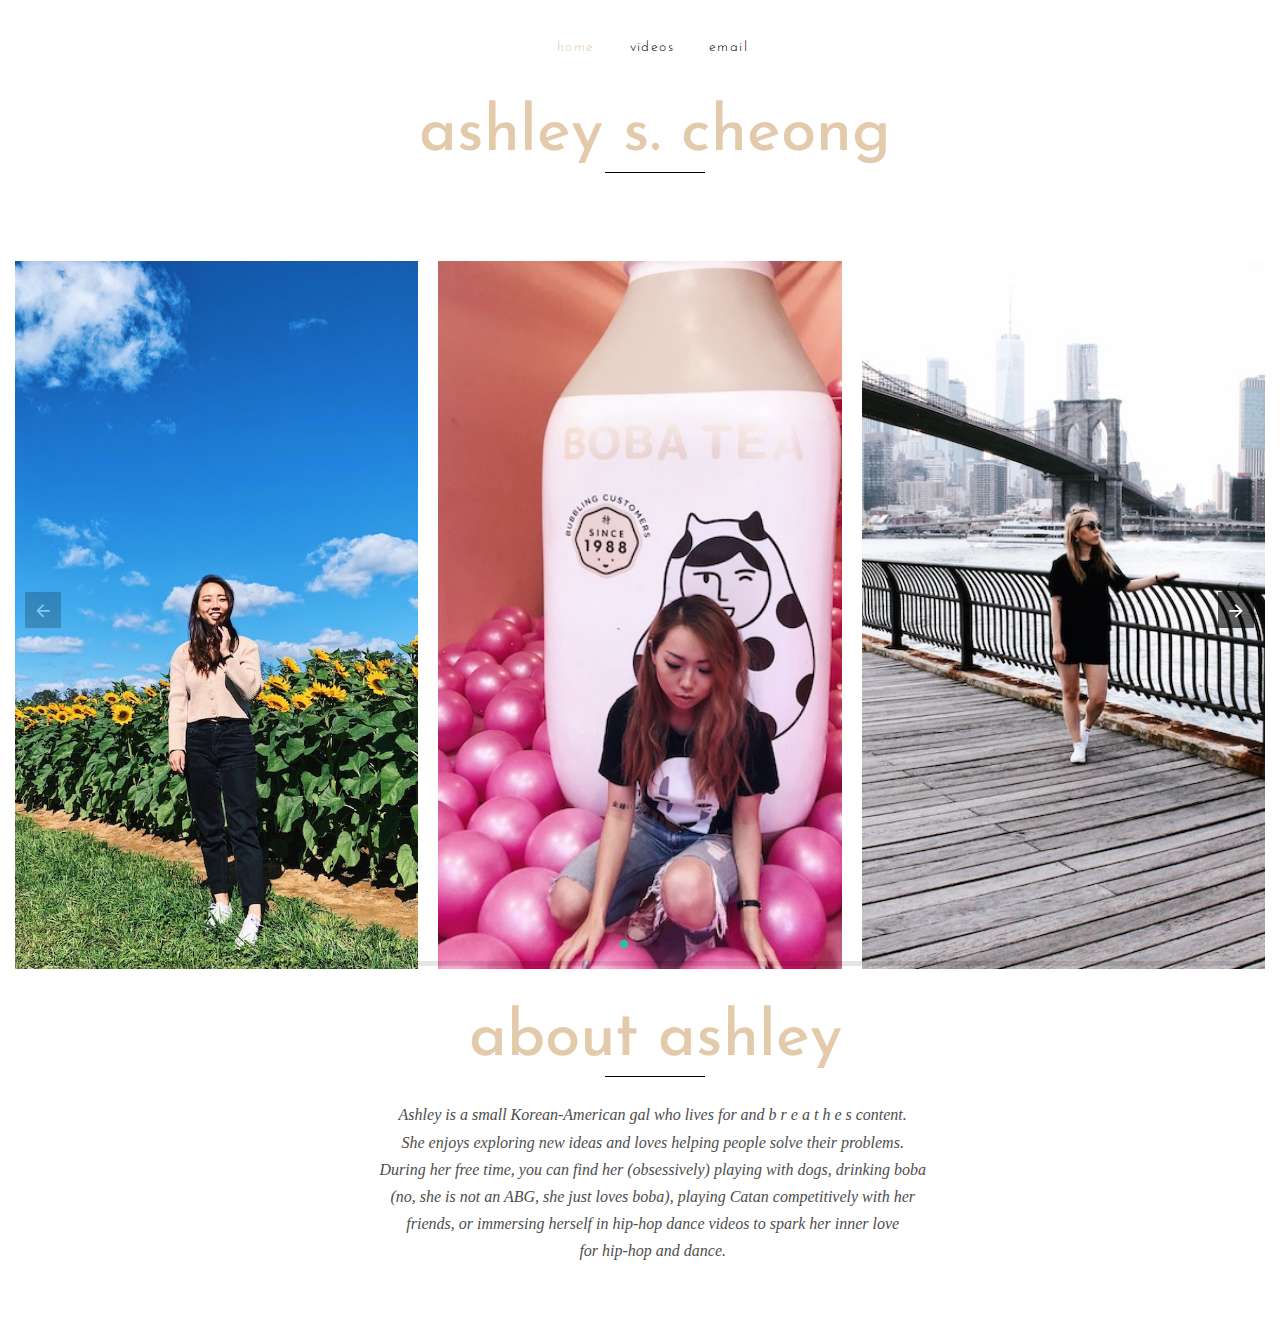
<file: index.html>
<!doctype html>
<html lang="en"><head>
   
    <title>Ashley S. Cheong</title>
    <meta charset="utf-8">
    <meta name="viewport" content="width=device-width, initial-scale=1, shrink-to-fit=no">
    
    <link rel="shortcut icon" type="image/jpg" href="images/siteicon.jpg">
    
    
    <link rel="stylesheet" href="fonts/icomoon/style.css">

    <link rel="stylesheet" href="css/bootstrap.min.css">
    <link rel="stylesheet" href="css/magnific-popup.css">
    <link rel="stylesheet" href="css/jquery-ui.css">
    <link rel="stylesheet" href="css/owl.carousel.min.css">
    <link rel="stylesheet" href="css/owl.theme.default.min.css">

    <link rel="stylesheet" href="css/lightgallery.min.css">    
    
    <link rel="stylesheet" href="css/bootstrap-datepicker.css">

    <link rel="stylesheet" href="fonts/flaticon/font/flaticon.css">
    
    <link rel="stylesheet" href="css/swiper.css">

    <link rel="stylesheet" href="css/aos.css">

    <link rel="stylesheet" href="css/style.css">
    
    <link href="https://fonts.googleapis.com/css?family=Josefin+Sans:300|Meddon&amp;display=swap" rel="stylesheet">
    
  <style type="text/css">.c1-ui-state-hover {background-color:yellow !important; padding:5px !important }</style></head>
  <body data-aos-easing="slide" data-aos-duration="800" data-aos-delay="0">
  
  <div class="site-wrap">

    <div class="site-mobile-menu">
      <div class="site-mobile-menu-header">
        <div class="site-mobile-menu-close mt-3">
          <span class="icon-close2 js-menu-toggle"></span>
        </div>
      </div>
      <div class="site-mobile-menu-body"><ul class="site-nav-wrap">
                <li class="active"><a href="/">home</a></li>
                <li><a href="/videos">videos</a></li>
                <li><a href="mailto:ashcheong@gmail.com">email</a></li>
              </ul>
       </div>
    </div>
    



    <header class="site-navbar py-3" role="banner">

      

<div class="container-fluid">
        <div class="row align-items-center">
          
          <div class="col-6 col-xl-2 aos-init aos-animate" data-aos="fade-down">
            <h1 class="mb-0"><a href="/" class="text-black h2 mb-0"></a></h1>
          </div>
          <div class="col-10 col-md-8 d-none d-xl-block aos-init aos-animate" data-aos="fade-down">
            <nav class="site-navigation position-relative text-right text-lg-center" role="navigation">

              <ul class="site-menu js-clone-nav mx-auto d-none d-lg-block">
                <li class="active"><a href="/">home</a></li>
                <li><a href="/videos">videos</a></li>
                <li><a href="mailto:ashcheong@gmail.com">email</a></li>
              </ul>
            </nav>
          </div>

          <div class="col-6 col-xl-2 text-right aos-init aos-animate" data-aos="fade-down">
            <div class="d-none d-xl-inline-block">
              
            </div>

            <div class="d-inline-block d-xl-none ml-md-0 mr-auto py-3" style="position: relative; top: 3px;"><a href="#" class="site-menu-toggle js-menu-toggle text-black"><span class="icon-menu h3"></span></a></div>

     
            </div>
          </div>
        </div>
      
      
    </header>

<div class="row justify-content-center">
        <div class="col-md-7">
          <div class="row mb-5 site-section">
            <div class="col-12 ">
              <h2 class="site-section-heading text-center">ashley s. cheong</h2>
            </div>
          </div></div></div>

      


  <div class="container-fluid aos-init aos-animate" data-aos="fade" data-aos-delay="500">
    <div class="swiper-container images-carousel swiper-container-horizontal swiper-container-free-mode">
        <div class="swiper-wrapper" style="transform: translate3d(-846.667px, 0px, 0px); transition-duration: 0ms;">
           <div class="swiper-slide" style="width: 403.333px; margin-right: 20px;">
              <div class="image-wrap">
                <div class="image-info">
                </div>
                <img src="photos/sunflowers.jpg" alt="Image">
              </div>
            </div>
           <div class="swiper-slide" style="width: 403.333px; margin-right: 20px;">
              <div class="image-wrap">
                <div class="image-info">
                </div>
                <img src="photos/boba.JPG" alt="Image">
              </div>
            </div>
            <div class="swiper-slide swiper-slide-prev" style="width: 403.333px; margin-right: 20px;">
              <div class="image-wrap">
                <div class="image-info">
                </div>
                <img src="photos/brooklynbridge.JPG" alt="Image">
              </div>
            </div>
            <div class="swiper-slide swiper-slide-active" style="width: 403.333px; margin-right: 20px;">
              <div class="image-wrap">
                <div class="image-info">
                </div>
                <img src="photos/centralpark.JPG" alt="Image">
              </div>
           </div>
            <div class="swiper-slide" style="width: 403.333px; margin-right: 20px;">
              <div class="image-wrap">
                <div class="image-info">
                </div>
                <img src="photos/longbeach.JPG" alt="Image">
              </div>
            </div>
        </div>

        <div class="swiper-pagination swiper-pagination-clickable swiper-pagination-bullets"><span class="swiper-pagination-bullet" tabindex="0" role="button" aria-label="Go to slide 1"></span><span class="swiper-pagination-bullet" tabindex="0" role="button" aria-label="Go to slide 2"></span><span class="swiper-pagination-bullet swiper-pagination-bullet-active" tabindex="0" role="button" aria-label="Go to slide 3"></span></div>
        <div class="swiper-button-prev" tabindex="0" role="button" aria-label="Previous slide" aria-disabled="false"></div>
        <div class="swiper-button-next swiper-button-disabled" tabindex="0" role="button" aria-label="Next slide" aria-disabled="true"></div>
        <div class="swiper-scrollbar"></div>
    <span class="swiper-notification" aria-live="assertive" aria-atomic="true"></span><span class="swiper-notification" aria-live="assertive" aria-atomic="true"></span><span class="swiper-notification" aria-live="assertive" aria-atomic="true"></span></div>
  </div>

 <div class="aos-init aos-animate" data-aos="fade">
    <div class="container-fluid">
      
      <div class="row justify-content-center">
        <div class="col-md-7">
          <div class="row mb-5 site-section">
            <div class="col-12 ">
              <h2 class="site-section-heading text-center">about ashley</h2>
            </div>
          </div>

          <div class="row mb-5">
            <div class="col-md-4 ml-auto" style="font-family: Josefin-Sans">
              <p><i>Ashley is a small Korean-American gal who lives for and b r e a t h e s content. <br> She enjoys exploring new ideas and loves helping people solve their problems. During her free time, you can find her (obsessively) playing with dogs, drinking boba (no, she is not an ABG, she just loves boba), playing Catan competitively with her friends, or immersing herself in hip-hop dance videos to spark her inner love <br> for hip-hop and dance.</i>
               
              <p></p>
              
              
            </div>
          </div>
    
    
  </div>

  <script src="js/jquery-3.3.1.min.js"></script>
  <script src="js/jquery-migrate-3.0.1.min.js"></script>
  <script src="js/jquery-ui.js"></script>
  <script src="js/popper.min.js"></script>
  <script src="js/bootstrap.min.js"></script>
  <script src="js/owl.carousel.min.js"></script>
  <script src="js/jquery.stellar.min.js"></script>
  <script src="js/jquery.countdown.min.js"></script>
  <script src="js/jquery.magnific-popup.min.js"></script>
  <script src="js/bootstrap-datepicker.min.js"></script>
  <script src="js/swiper.min.js"></script>
  <script src="js/aos.js"></script>

  <script src="js/picturefill.min.js"></script>
  <script src="js/lightgallery-all.min.js"></script>
  <script src="js/jquery.mousewheel.min.js"></script>

  <script src="js/main.js"></script>
  
    
  

</div></div></div></div>
</div></body></html>
</file>
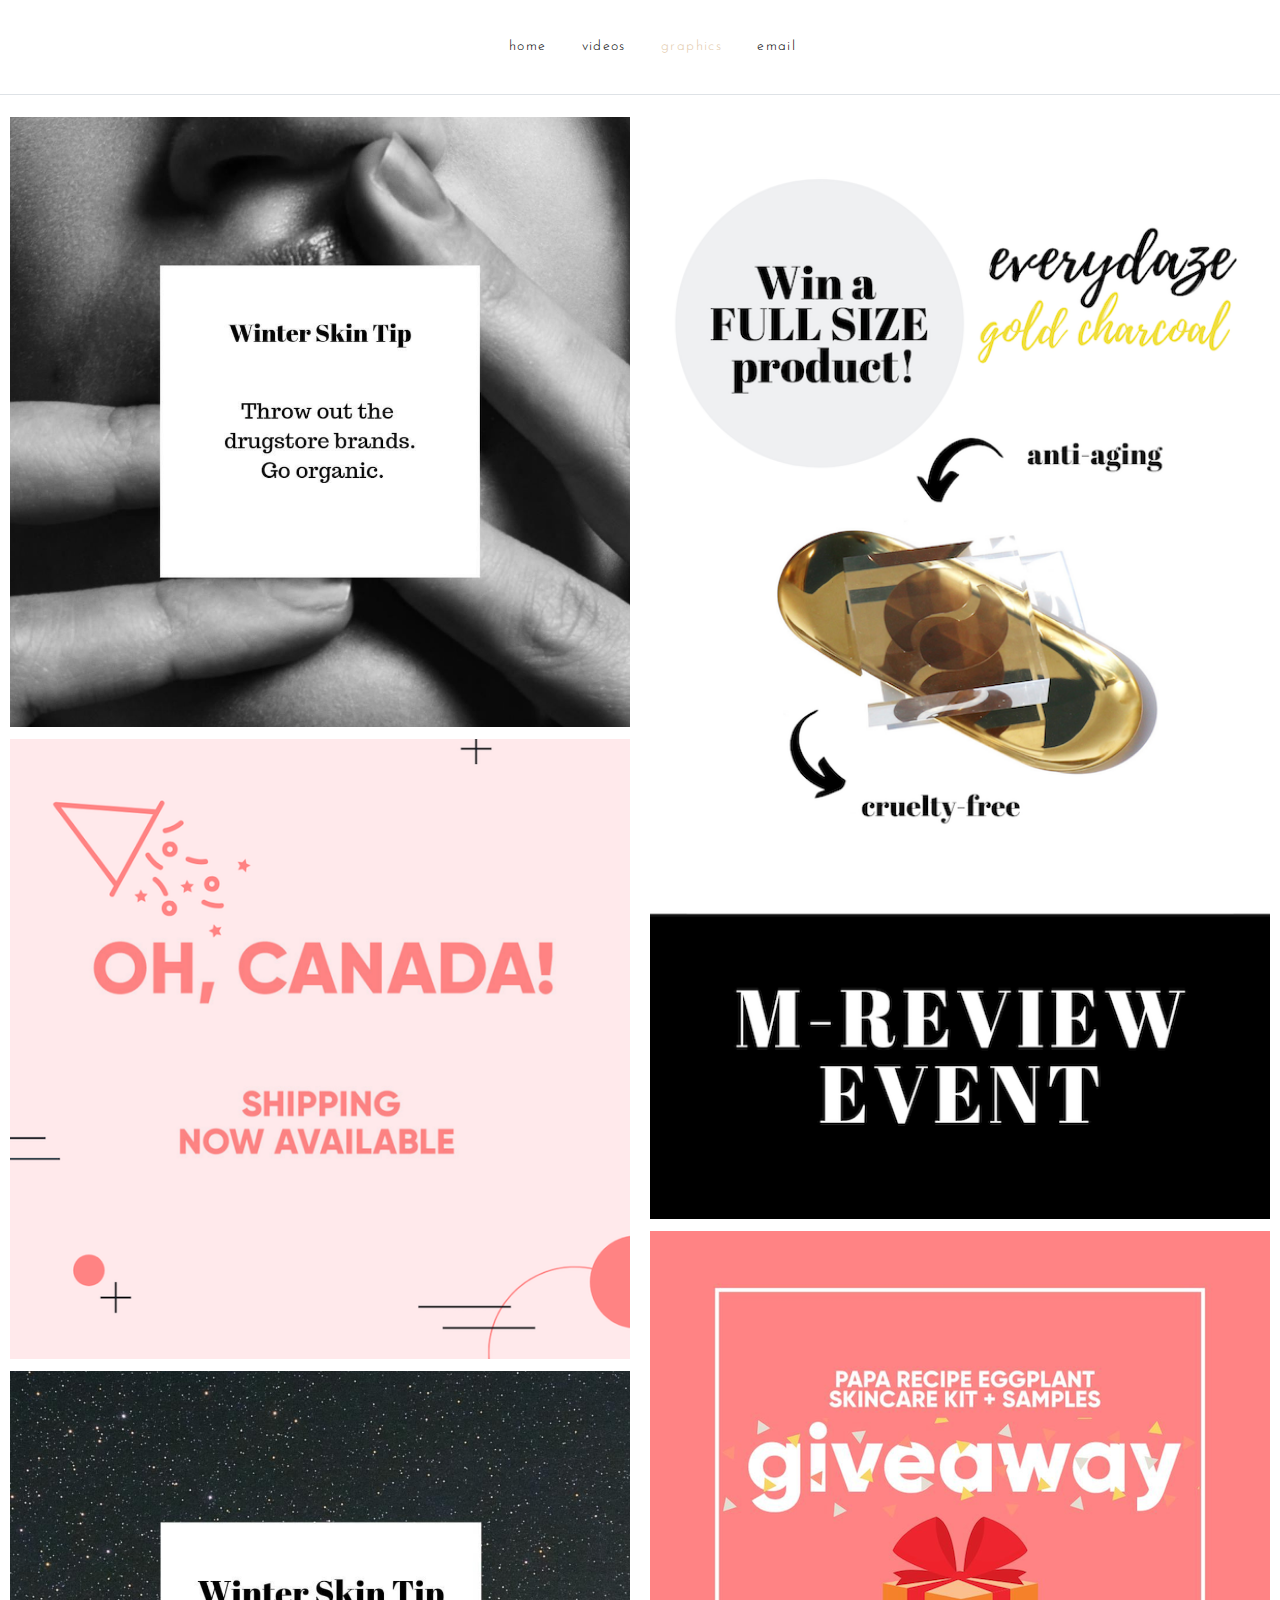
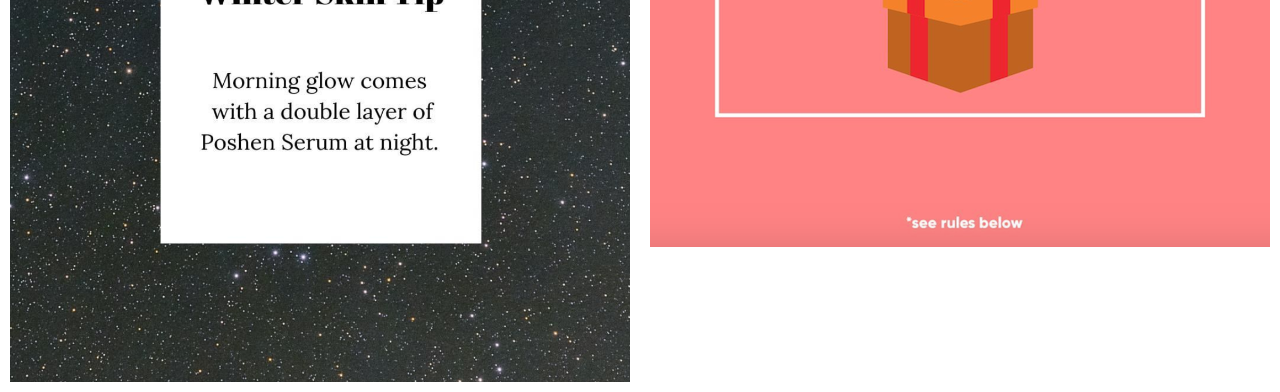
<file: graphics.html>
<!DOCTYPE html>
<html><head><title>Ashley S. Cheong</title>
<meta name="viewport" content="width=device-width, initial-scale=1">
	

    <link rel="shortcut icon" type="image/jpg" href="images/siteicon.jpg">

    <link rel="stylesheet" href="https://www.w3schools.com/w3css/4/w3.css">
    
    <link href="https://fonts.googleapis.com/css?family=Josefin+Sans:300|Meddon&amp;display=swap" rel="stylesheet">
    <link rel="stylesheet" href="fonts/icomoon/style.css">

    <link rel="stylesheet" href="css/bootstrap.min.css">
    <link rel="stylesheet" href="css/magnific-popup.css">
    <link rel="stylesheet" href="css/jquery-ui.css">
    <link rel="stylesheet" href="css/owl.carousel.min.css">
    <link rel="stylesheet" href="css/owl.theme.default.min.css">

    <link rel="stylesheet" href="css/lightgallery.min.css">    
    
    <link rel="stylesheet" href="css/bootstrap-datepicker.css">

    <link rel="stylesheet" href="fonts/flaticon/font/flaticon.css">
    
    <link rel="stylesheet" href="css/swiper.css">

    <link rel="stylesheet" href="css/aos.css">

    <link rel="stylesheet" href="css/style.css">
	
	</head>
  <body data-aos-easing="slide" data-aos-duration="800" data-aos-delay="0">
  
  <div class="site-wrap">

    <div class="site-mobile-menu">
      <div class="site-mobile-menu-header">
        <div class="site-mobile-menu-close mt-3">
          <span class="icon-close2 js-menu-toggle"></span>
        </div>
      </div>
      <div class="site-mobile-menu-body"><ul class="site-nav-wrap">
                <li><a href="/">home</a></li>
                <li><a href="/videos">videos</a></li>
                <li class="active"><a href="/graphics">graphics</a></li>
                <li><a href="mailto:ashcheong@gmail.com">email</a></li>
	      </ul></div>
    </div>
    



    <header class="site-navbar py-3 border-bottom" role="banner">

      <div class="container-fluid">
        <div class="row align-items-center">
          
          <div class="col-6 col-xl-2 aos-init aos-animate" data-aos="fade-down">
            <h1 class="mb-0"><a href="index.html" class="text-black h2 mb-0"></a></h1>
          </div>
          <div class="col-10 col-md-8 d-none d-xl-block aos-init aos-animate" data-aos="fade-down">
            <nav class="site-navigation position-relative text-right text-lg-center" role="navigation">

              <ul class="site-menu js-clone-nav mx-auto d-none d-lg-block">
                <li><a href="/">home</a></li>
                <li><a href="/videos">videos</a></li>
                <li class="active"><a href="/graphics">graphics</a></li>
                <li><a href="mailto:ashcheong@gmail.com">email</a></li>
              </ul>
            </nav>
          </div>
		
  <div class="col-6 col-xl-2 text-right aos-init aos-animate" data-aos="fade-down">
            <div class="d-none d-xl-inline-block">
              
            </div>

            <div class="d-inline-block d-xl-none ml-md-0 mr-auto py-3" style="position: relative; top: 3px;"><a href="#" class="site-menu-toggle js-menu-toggle text-black"><span class="icon-menu h3"></span></a></div>

     
            </div>
          </div>
        </div>
        

        </header></div>
      
      
    

 <div class="row;"> 
  <div class="column">
  <img src="images/SNB1.png" style="width:100%">
  <img src="images/canada.png" style="width:100%">
     <img src="images/SNB2.png" style="width:100%">
  </div>
  <div class="column">
    <img src="images/mreview.png" style="width:100%">
<img src="images/giveaway.png" style="width:100%">
  </div>  
</div>
  

  <script src="js/jquery-3.3.1.min.js"></script>
  <script src="js/jquery-migrate-3.0.1.min.js"></script>
  <script src="js/jquery-ui.js"></script>
  <script src="js/popper.min.js"></script>
  <script src="js/bootstrap.min.js"></script>
  <script src="js/owl.carousel.min.js"></script>
  <script src="js/jquery.stellar.min.js"></script>
  <script src="js/jquery.countdown.min.js"></script>
  <script src="js/jquery.magnific-popup.min.js"></script>
  <script src="js/bootstrap-datepicker.min.js"></script>
  <script src="js/swiper.min.js"></script>
  <script src="js/aos.js"></script>

  <script src="js/picturefill.min.js"></script>
  <script src="js/lightgallery-all.min.js"></script>
  <script src="js/jquery.mousewheel.min.js"></script>

  <script src="js/main.js"></script>
  
    
  




</body></html>
</file>
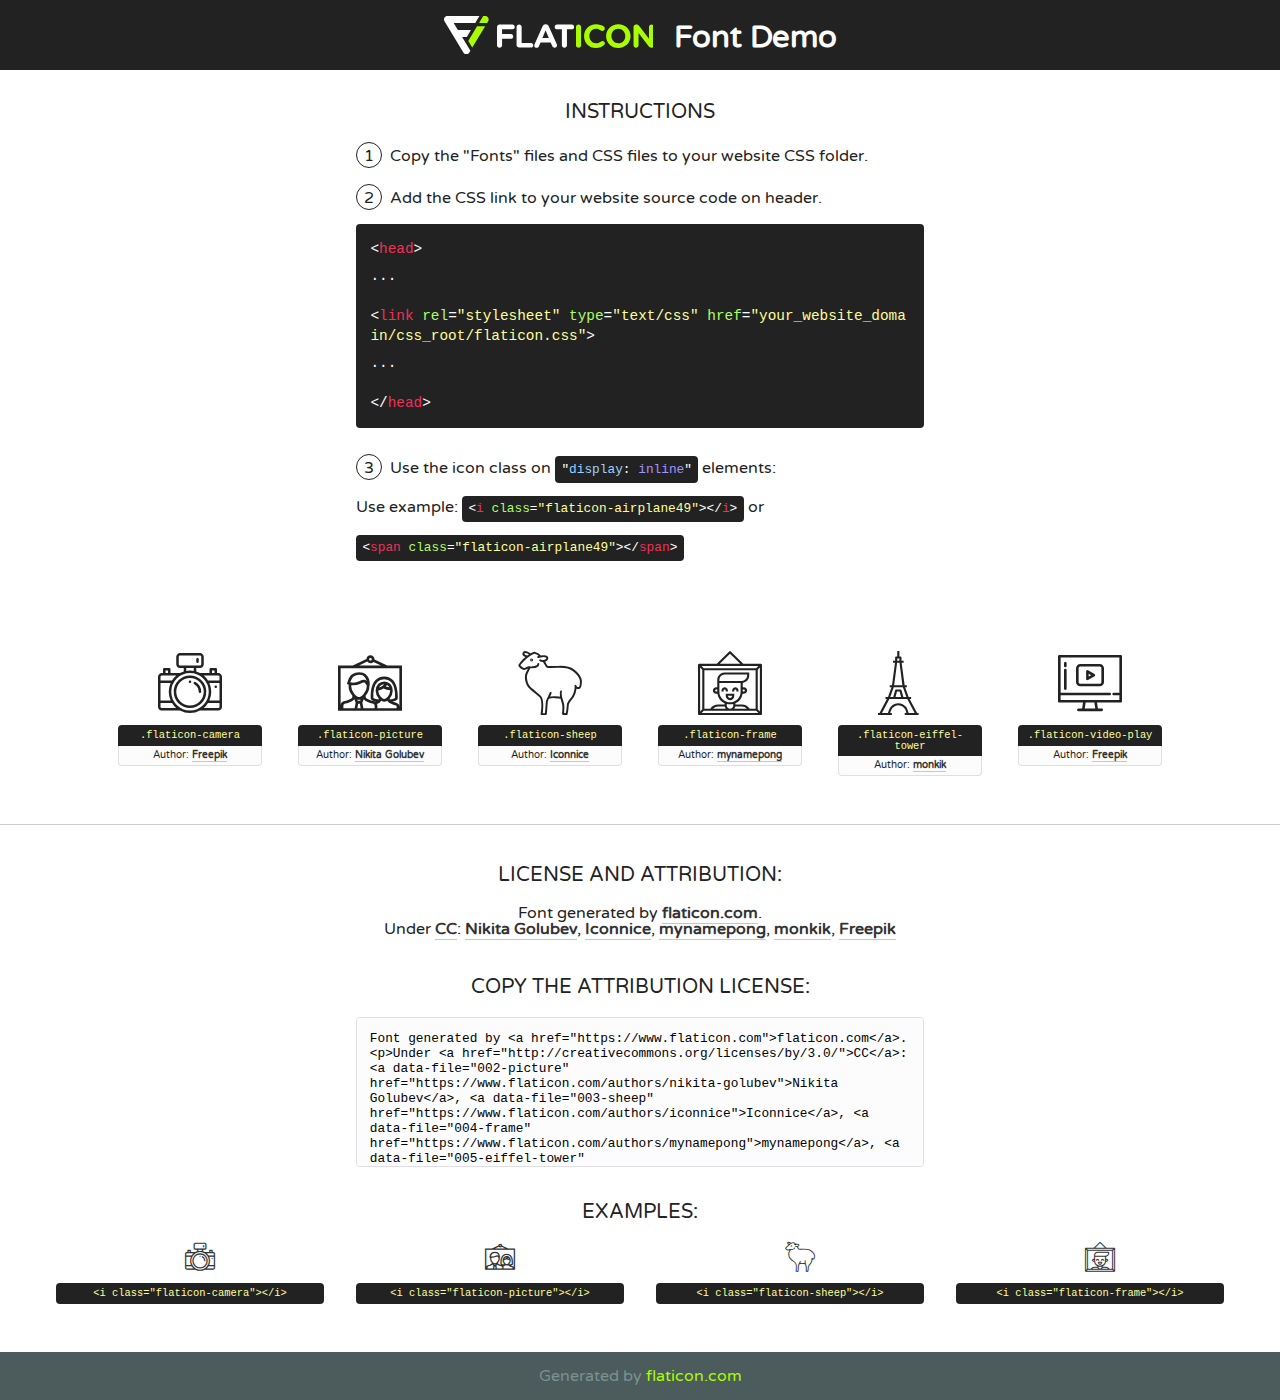
<file: fonts/flaticon/font/flaticon.html>
<!DOCTYPE html>
<!--
  Flaticon icon font: Flaticon
  Creation date: 07/12/2018 03:18
-->
<html>
<!DOCTYPE html>
<html>

<head>
    <title>Flaticon WebFont</title>
    <link href="http://fonts.googleapis.com/css?family=Varela+Round" rel="stylesheet" type="text/css" />
    <link rel="stylesheet" type="text/css" href="flaticon.css">
    <meta charset="UTF-8">
    <style>
    html, body, div, span, applet, object, iframe,
    h1, h2, h3, h4, h5, h6, p, blockquote, pre,
    a, abbr, acronym, address, big, cite, code,
    del, dfn, em, img, ins, kbd, q, s, samp,
    small, strike, strong, sub, sup, tt, var,
    b, u, i, center,
    dl, dt, dd, ol, ul, li,
    fieldset, form, label, legend,
    table, caption, tbody, tfoot, thead, tr, th, td,
    article, aside, canvas, details, embed, 
    figure, figcaption, footer, header, hgroup, 
    menu, nav, output, ruby, section, summary,
    time, mark, audio, video {
        margin: 0;
        padding: 0;
        border: 0;
        font-size: 100%;
        font: inherit;
        vertical-align: baseline;
    }
    /* HTML5 display-role reset for older browsers */
    article, aside, details, figcaption, figure, 
    footer, header, hgroup, menu, nav, section {
        display: block;
    }
    body {
        line-height: 1;
    }
    ol, ul {
        list-style: none;
    }
    blockquote, q {
        quotes: none;
    }
    blockquote:before, blockquote:after,
    q:before, q:after {
        content: '';
        content: none;
    }
    table {
        border-collapse: collapse;
        border-spacing: 0;
    }
    body {
        font-family: 'Varela Round', Helvetica, Arial, sans-serif;
        font-size: 16px;
        color: #222;
    }
    a {
        color: #333;
        border-bottom: 1px solid #a9fd00;
        font-weight: bold;
        text-decoration: none;
    }
    * {
        -moz-box-sizing: border-box;
        -webkit-box-sizing: border-box;
        box-sizing: border-box;
        margin: 0;
        padding: 0;
    }
    [class^="flaticon-"]:before, [class*=" flaticon-"]:before, [class^="flaticon-"]:after, [class*=" flaticon-"]:after {
        font-family: Flaticon;
        font-size: 30px;
        font-style: normal;
        margin-left: 20px;
        color: #333;
    }
    .wrapper {
        max-width: 600px;
        margin: auto;
        padding: 0 1em;
    }
    .title {
        font-size: 1.25em;
        text-align: center;
        margin-bottom: 1em;
        text-transform: uppercase;
    }
    header {
        text-align: center;
        background-color: #222;
        color: #fff;
        padding: 1em;
    }
    header .logo {
        width: 210px;
        height: 38px;
        display: inline-block;
        vertical-align: middle;
        margin-right: 1em;
        border: none;
    }
    header strong {
        font-size: 1.95em;
        font-weight: bold;
        vertical-align: middle;
        margin-top: 5px;
        display: inline-block;
    }
    .demo {
        margin: 2em auto;
        line-height: 1.25em;
    }
    .demo ul li {
        margin-bottom: 1em;
    }
    .demo ul li .num {
        color: #222;
        border-radius: 20px;
        display: inline-block;
        width: 26px;
        padding: 3px;
        height: 26px;
        text-align: center;
        margin-right: 0.5em;
        border: 1px solid #222;
    }
    .demo ul li code {
        background-color: #222;
        border-radius: 4px;
        padding: 0.25em 0.5em;
        display: inline-block;
        color: #fff;
        font-family: Consolas,Monaco,Lucida Console,Liberation Mono,DejaVu Sans Mono,Bitstream Vera Sans Mono,Courier New, monospace;
        font-weight: lighter;
        margin-top: 1em;
        font-size: 0.8em;
        word-break: break-all;
    }
    .demo ul li code.big {
        padding: 1em;
        font-size: 0.9em;
    }
    .demo ul li code .red {
        color: #EF3159;
    }
    .demo ul li code .green {
        color: #ACFF65;
    }
    .demo ul li code .yellow {
        color: #FFFF99;
    }
    .demo ul li code .blue {
        color: #99D3FF;
    }
    .demo ul li code .purple {
        color: #A295FF;
    }
    .demo ul li code .dots {
        margin-top: 0.5em;
        display: block;
    }
    #glyphs {
        border-bottom: 1px solid #ccc;
        padding: 2em 0;
        text-align: center;
    }
    .glyph {
        display: inline-block;
        width: 9em;
        margin: 1em;
        text-align: center;
        vertical-align: top;
        background: #FFF;
    }
    .glyph .glyph-icon {
        padding: 10px;
        display: block;
        font-family:"Flaticon";
        font-size: 64px;
        line-height: 1;
    }
    .glyph .glyph-icon:before {
        font-size: 64px;
        color: #222;
        margin-left: 0;
    }
    .class-name {
        font-size: 0.65em;
        background-color: #222;
        color: #fff;
        border-radius: 4px 4px 0 0;
        padding: 0.5em;
        color: #FFFF99;
        font-family: Consolas,Monaco,Lucida Console,Liberation Mono,DejaVu Sans Mono,Bitstream Vera Sans Mono,Courier New, monospace;
    }
    .author-name {
        font-size: 0.6em;
        background-color: #fcfcfd;
        border: 1px solid #DEDEE4;
        border-top: 0;
        border-radius: 0 0 4px 4px;
        padding: 0.5em;
    }
    .class-name:last-child {
        font-size: 10px;
        color:#888;
    }
    .class-name:last-child a {
        font-size: 10px;
        color:#555;
    }
    .class-name:last-child a:hover {
        color:#a9fd00;
    }
    .glyph > input {
        display: block;
        width: 100px;
        margin: 5px auto;
        text-align: center;
        font-size: 12px;
        cursor: text;
    }
    .glyph > input.icon-input {
        font-family:"Flaticon";
        font-size: 16px;
        margin-bottom: 10px;
    }
    .attribution .title {
        margin-top: 2em;
    }
    .attribution textarea {
        background-color: #fcfcfd;
        padding: 1em;
        border: none;
        box-shadow: none;
        border: 1px solid #DEDEE4;
        border-radius: 4px;
        resize: none;
        width: 100%;
        height: 150px;
        font-size: 0.8em;
        font-family: Consolas,Monaco,Lucida Console,Liberation Mono,DejaVu Sans Mono,Bitstream Vera Sans Mono,Courier New, monospace;
        -webkit-appearance: none;
    }
    .iconsuse {
        margin: 2em auto;
        text-align: center;
        max-width: 1200px;
    }
    .iconsuse:after {
        content: '';
        display: table;
        clear: both;
    }
    .iconsuse .image {
        float: left;
        width: 25%;
        padding: 0 1em;
    }
    .iconsuse .image p {
        margin-bottom: 1em;
    }
    .iconsuse .image span {
        display: block;
        font-size: 0.65em;
        background-color: #222;
        color: #fff;
        border-radius: 4px;
        padding: 0.5em;
        color: #FFFF99;
        margin-top: 1em;
        font-family: Consolas,Monaco,Lucida Console,Liberation Mono,DejaVu Sans Mono,Bitstream Vera Sans Mono,Courier New, monospace;
    }
    #footer {
        text-align: center;
        background-color: #4C5B5C;
        color: #7c9192;
        padding: 1em;
    }
    #footer a {
        border: none;
        color: #a9fd00;
        font-weight: normal;
    }
    @media (max-width: 960px) {
        .iconsuse .image {
            width: 50%;
        }
    }
    @media (max-width: 560px) {
        .iconsuse .image {
            width: 100%;
        }
    }
    </style>
</head>

<body class="characters-off">

    <header>
        <a href="https://www.flaticon.com" target="_blank" class="logo">
            <svg version="1.1" xmlns="http://www.w3.org/2000/svg" xmlns:xlink="http://www.w3.org/1999/xlink" xmlns:a="http://ns.adobe.com/AdobeSVGViewerExtensions/3.0/" viewBox="0 0 560.875 102.036" enable-background="new 0 0 560.875 102.036" xml:space="preserve">
                <defs>
                </defs>
                <g>
                    <g class="letters">
                        <path fill="#ffffff" d="M141.596,29.675c0-3.777,2.985-6.767,6.764-6.767h34.438c3.426,0,6.15,2.728,6.15,6.15
                        c0,3.43-2.724,6.149-6.15,6.149h-27.674v13.091h23.719c3.429,0,6.151,2.724,6.151,6.15c0,3.43-2.723,6.149-6.151,6.149h-23.719
                        v17.574c0,3.773-2.986,6.761-6.764,6.761c-3.779,0-6.764-2.989-6.764-6.761V29.675z"></path>
                        <path fill="#ffffff" d="M193.844,29.149c0-3.781,2.985-6.767,6.764-6.767c3.776,0,6.763,2.985,6.763,6.767v42.957h25.039
                        c3.426,0,6.149,2.726,6.149,6.153c0,3.425-2.723,6.15-6.149,6.15h-31.802c-3.779,0-6.764-2.986-6.764-6.768V29.149z"></path>
                        <path fill="#ffffff" d="M241.891,75.71l21.438-48.407c1.492-3.341,4.215-5.357,7.906-5.357h0.792
                        c3.686,0,6.323,2.017,7.815,5.357l21.439,48.407c0.436,0.967,0.701,1.845,0.701,2.723c0,3.602-2.809,6.501-6.414,6.501
                        c-3.161,0-5.269-1.845-6.499-4.655l-4.132-9.661h-27.059l-4.301,10.102c-1.144,2.631-3.426,4.214-6.237,4.214
                        c-3.517,0-6.24-2.81-6.24-6.325C241.1,77.64,241.451,76.677,241.891,75.71z M279.932,58.666l-8.521-20.297l-8.526,20.297H279.932
                        z"></path>
                        <path fill="#ffffff" d="M314.864,35.387H301.86c-3.429,0-6.239-2.813-6.239-6.238c0-3.429,2.811-6.24,6.239-6.24h39.533
                        c3.426,0,6.237,2.811,6.237,6.24c0,3.425-2.811,6.238-6.237,6.238h-13.001v42.785c0,3.773-2.99,6.761-6.764,6.761
                        c-3.779,0-6.764-2.989-6.764-6.761V35.387z"></path>
                        <path fill="#A9FD00" d="M352.615,29.149c0-3.781,2.985-6.767,6.767-6.767c3.774,0,6.761,2.985,6.761,6.767v49.024
                        c0,3.773-2.987,6.761-6.761,6.761c-3.781,0-6.767-2.989-6.767-6.761V29.149z"></path>
                        <path fill="#A9FD00" d="M374.132,53.836v-0.179c0-17.481,13.178-31.801,32.065-31.801c9.22,0,15.459,2.458,20.557,6.238
                        c1.402,1.054,2.637,2.985,2.637,5.357c0,3.692-2.985,6.59-6.681,6.59c-1.845,0-3.071-0.702-4.044-1.319
                        c-3.776-2.813-7.729-4.393-12.562-4.393c-10.364,0-17.831,8.611-17.831,19.154v0.173c0,10.542,7.291,19.329,17.831,19.329
                        c5.715,0,9.492-1.756,13.359-4.834c1.049-0.874,2.458-1.491,4.039-1.491c3.429,0,6.325,2.813,6.325,6.236
                        c0,2.106-1.056,3.78-2.282,4.834c-5.539,4.834-12.036,7.733-21.878,7.733C387.572,85.464,374.132,71.493,374.132,53.836z"></path>
                        <path fill="#A9FD00" d="M433.009,53.836v-0.179c0-17.481,13.79-31.801,32.766-31.801c18.981,0,32.592,14.143,32.592,31.628v0.173
                        c0,17.483-13.785,31.807-32.769,31.807C446.625,85.464,433.009,71.32,433.009,53.836z M484.224,53.836v-0.179
                        c0-10.539-7.725-19.326-18.626-19.326c-10.893,0-18.449,8.611-18.449,19.154v0.173c0,10.542,7.73,19.329,18.626,19.329
                        C476.676,72.986,484.224,64.378,484.224,53.836z"></path>
                        <path fill="#A9FD00" d="M506.233,29.321c0-3.774,2.99-6.763,6.767-6.763h1.401c3.252,0,5.183,1.583,7.029,3.953l26.093,34.265
                        V29.059c0-3.692,2.99-6.677,6.681-6.677c3.683,0,6.671,2.985,6.671,6.677v48.934c0,3.78-2.987,6.765-6.764,6.765h-0.436
                        c-3.257,0-5.188-1.581-7.034-3.953l-27.056-35.492v32.944c0,3.687-2.985,6.676-6.678,6.676c-3.683,0-6.673-2.989-6.673-6.676
                        V29.321z"></path>
                    </g>
                    <g class="insignia">
                        <path fill="#ffffff" d="M48.372,56.137h12.517l11.156-18.537H37.186L25.688,18.539h57.825L94.668,0H9.271
                        C5.925,0,2.842,1.801,1.198,4.716c-1.644,2.907-1.593,6.482,0.134,9.343l50.38,83.501c1.678,2.781,4.689,4.476,7.938,4.476
                        c3.246,0,6.257-1.695,7.935-4.476l2.898-4.804L48.372,56.137z"></path>
                        <g class="i">
                            <path fill="#A9FD00" d="M93.575,18.539h0.031v0.004l21.652,0.004l2.705-4.488c1.727-2.861,1.778-6.436,0.133-9.343
                            C116.454,1.801,113.371,0,110.026,0h-5.294L93.575,18.539z"></path>
                            <polygon fill="#A9FD00" points="88.291,27.356 64.725,66.486 75.519,84.404 109.942,27.356"></polygon>
                        </g>
                    </g>
                </g>
            </svg>
        </a>
        <strong>Font Demo</strong>
    </header>


    <section class="demo wrapper">

        <p class="title">Instructions</p>

        <ul>
            <li>
                <span class="num">1</span>Copy the "Fonts" files and CSS files to your website CSS folder.
            </li>
            <li>
                <span class="num">2</span>Add the CSS link to your website source code on header.
                <code class="big">
                    &lt;<span class="red">head</span>&gt;
                    <br/><span class="dots">...</span>
                    <br/>&lt;<span class="red">link</span> <span class="green">rel</span>=<span class="yellow">"stylesheet"</span> <span class="green">type</span>=<span class="yellow">"text/css"</span> <span class="green">href</span>=<span class="yellow">"your_website_domain/css_root/flaticon.css"</span>&gt;
                    <br/><span class="dots">...</span>
                    <br/>&lt;/<span class="red">head</span>&gt;
                </code>
            </li>

            <li>
                <p>
                    <span class="num">3</span>Use the icon class on <code>"<span class="blue">display</span>:<span class="purple"> inline</span>"</code> elements:
                    <br />
                    Use example: <code>&lt;<span class="red">i</span> <span class="green">class</span>=<span class="yellow">&quot;flaticon-airplane49&quot;</span>&gt;&lt;/<span class="red">i</span>&gt;</code> or <code>&lt;<span class="red">span</span> <span class="green">class</span>=<span class="yellow">&quot;flaticon-airplane49&quot;</span>&gt;&lt;/<span class="red">span</span>&gt;</code>
            </li>
        </ul>

    </section>




   <section id="glyphs">          
    
      
        <div class="glyph"><div class="glyph-icon flaticon-camera"></div>
            <div class="class-name">.flaticon-camera</div>
            <div class="author-name">Author: <a data-file="001-camera" href="http://www.freepik.com">Freepik</a> </div> 
        </div>        
        
        <div class="glyph"><div class="glyph-icon flaticon-picture"></div>
            <div class="class-name">.flaticon-picture</div>
            <div class="author-name">Author: <a data-file="002-picture" href="https://www.flaticon.com/authors/nikita-golubev">Nikita Golubev</a> </div> 
        </div>        
        
        <div class="glyph"><div class="glyph-icon flaticon-sheep"></div>
            <div class="class-name">.flaticon-sheep</div>
            <div class="author-name">Author: <a data-file="003-sheep" href="https://www.flaticon.com/authors/iconnice">Iconnice</a> </div> 
        </div>        
        
        <div class="glyph"><div class="glyph-icon flaticon-frame"></div>
            <div class="class-name">.flaticon-frame</div>
            <div class="author-name">Author: <a data-file="004-frame" href="https://www.flaticon.com/authors/mynamepong">mynamepong</a> </div> 
        </div>        
        
        <div class="glyph"><div class="glyph-icon flaticon-eiffel-tower"></div>
            <div class="class-name">.flaticon-eiffel-tower</div>
            <div class="author-name">Author: <a data-file="005-eiffel-tower" href="https://www.flaticon.com/authors/monkik">monkik</a> </div> 
        </div>        
        
        <div class="glyph"><div class="glyph-icon flaticon-video-play"></div>
            <div class="class-name">.flaticon-video-play</div>
            <div class="author-name">Author: <a data-file="006-video-play" href="http://www.freepik.com">Freepik</a> </div> 
        </div>        
        

    </section>



    <section class="attribution wrapper"   style="text-align:center;">

      <div class="title">License and attribution:</div><div class="attrDiv">Font generated by <a href="https://www.flaticon.com">flaticon.com</a>. <div><p>Under <a href="http://creativecommons.org/licenses/by/3.0/">CC</a>: <a data-file="002-picture" href="https://www.flaticon.com/authors/nikita-golubev">Nikita Golubev</a>, <a data-file="003-sheep" href="https://www.flaticon.com/authors/iconnice">Iconnice</a>, <a data-file="004-frame" href="https://www.flaticon.com/authors/mynamepong">mynamepong</a>, <a data-file="005-eiffel-tower" href="https://www.flaticon.com/authors/monkik">monkik</a>, <a data-file="001-camera" href="http://www.freepik.com">Freepik</a></p>  </div>
      </div>
      <div class="title">Copy the Attribution License:</div>

    <textarea onclick="this.focus();this.select();">Font generated by &lt;a href=&quot;https://www.flaticon.com&quot;&gt;flaticon.com&lt;/a&gt;. <p>Under <a href="http://creativecommons.org/licenses/by/3.0/">CC</a>: <a data-file="002-picture" href="https://www.flaticon.com/authors/nikita-golubev">Nikita Golubev</a>, <a data-file="003-sheep" href="https://www.flaticon.com/authors/iconnice">Iconnice</a>, <a data-file="004-frame" href="https://www.flaticon.com/authors/mynamepong">mynamepong</a>, <a data-file="005-eiffel-tower" href="https://www.flaticon.com/authors/monkik">monkik</a>, <a data-file="001-camera" href="http://www.freepik.com">Freepik</a></p>  
     </textarea>

    </section>

    <section class="iconsuse">

          <div class="title">Examples:</div>            
             
            <div class="image">
                <p>
                    <i class="glyph-icon flaticon-camera"></i> 
                    <span>&lt;i class=&quot;flaticon-camera&quot;&gt;&lt;/i&gt;</span>
                </p>
            </div>
            
            <div class="image">
                <p>
                    <i class="glyph-icon flaticon-picture"></i> 
                    <span>&lt;i class=&quot;flaticon-picture&quot;&gt;&lt;/i&gt;</span>
                </p>
            </div>
            
            <div class="image">
                <p>
                    <i class="glyph-icon flaticon-sheep"></i> 
                    <span>&lt;i class=&quot;flaticon-sheep&quot;&gt;&lt;/i&gt;</span>
                </p>
            </div>
            
            <div class="image">
                <p>
                    <i class="glyph-icon flaticon-frame"></i> 
                    <span>&lt;i class=&quot;flaticon-frame&quot;&gt;&lt;/i&gt;</span>
                </p>
            </div>
                       
        </div>
                            
    </section>

<div id="footer">
    <div>Generated by <a href="https://www.flaticon.com">flaticon.com</a>
    </div>
</div>



</body>
</html>
</file>
<file: fonts/icomoon/style.css>
@font-face {
  font-family: 'icomoon';
  src:  url('fonts/icomoon.eot?10si43');
  src:  url('fonts/icomoon.eot?10si43#iefix') format('embedded-opentype'),
    url('fonts/icomoon.ttf?10si43') format('truetype'),
    url('fonts/icomoon.woff?10si43') format('woff'),
    url('fonts/icomoon.svg?10si43#icomoon') format('svg');
  font-weight: normal;
  font-style: normal;
}

[class^="icon-"], [class*=" icon-"] {
  /* use !important to prevent issues with browser extensions that change fonts */
  font-family: 'icomoon' !important;
  speak: none;
  font-style: normal;
  font-weight: normal;
  font-variant: normal;
  text-transform: none;
  line-height: 1;

  /* Better Font Rendering =========== */
  -webkit-font-smoothing: antialiased;
  -moz-osx-font-smoothing: grayscale;
}

.icon-asterisk:before {
  content: "\f069";
}
.icon-plus:before {
  content: "\f067";
}
.icon-question:before {
  content: "\f128";
}
.icon-minus:before {
  content: "\f068";
}
.icon-glass:before {
  content: "\f000";
}
.icon-music:before {
  content: "\f001";
}
.icon-search:before {
  content: "\f002";
}
.icon-envelope-o:before {
  content: "\f003";
}
.icon-heart:before {
  content: "\f004";
}
.icon-star:before {
  content: "\f005";
}
.icon-star-o:before {
  content: "\f006";
}
.icon-user:before {
  content: "\f007";
}
.icon-film:before {
  content: "\f008";
}
.icon-th-large:before {
  content: "\f009";
}
.icon-th:before {
  content: "\f00a";
}
.icon-th-list:before {
  content: "\f00b";
}
.icon-check:before {
  content: "\f00c";
}
.icon-close:before {
  content: "\f00d";
}
.icon-remove:before {
  content: "\f00d";
}
.icon-times:before {
  content: "\f00d";
}
.icon-search-plus:before {
  content: "\f00e";
}
.icon-search-minus:before {
  content: "\f010";
}
.icon-power-off:before {
  content: "\f011";
}
.icon-signal:before {
  content: "\f012";
}
.icon-cog:before {
  content: "\f013";
}
.icon-gear:before {
  content: "\f013";
}
.icon-trash-o:before {
  content: "\f014";
}
.icon-home:before {
  content: "\f015";
}
.icon-file-o:before {
  content: "\f016";
}
.icon-clock-o:before {
  content: "\f017";
}
.icon-road:before {
  content: "\f018";
}
.icon-download:before {
  content: "\f019";
}
.icon-arrow-circle-o-down:before {
  content: "\f01a";
}
.icon-arrow-circle-o-up:before {
  content: "\f01b";
}
.icon-inbox:before {
  content: "\f01c";
}
.icon-play-circle-o:before {
  content: "\f01d";
}
.icon-repeat:before {
  content: "\f01e";
}
.icon-rotate-right:before {
  content: "\f01e";
}
.icon-refresh:before {
  content: "\f021";
}
.icon-list-alt:before {
  content: "\f022";
}
.icon-lock:before {
  content: "\f023";
}
.icon-flag:before {
  content: "\f024";
}
.icon-headphones:before {
  content: "\f025";
}
.icon-volume-off:before {
  content: "\f026";
}
.icon-volume-down:before {
  content: "\f027";
}
.icon-volume-up:before {
  content: "\f028";
}
.icon-qrcode:before {
  content: "\f029";
}
.icon-barcode:before {
  content: "\f02a";
}
.icon-tag:before {
  content: "\f02b";
}
.icon-tags:before {
  content: "\f02c";
}
.icon-book:before {
  content: "\f02d";
}
.icon-bookmark:before {
  content: "\f02e";
}
.icon-print:before {
  content: "\f02f";
}
.icon-camera:before {
  content: "\f030";
}
.icon-font:before {
  content: "\f031";
}
.icon-bold:before {
  content: "\f032";
}
.icon-italic:before {
  content: "\f033";
}
.icon-text-height:before {
  content: "\f034";
}
.icon-text-width:before {
  content: "\f035";
}
.icon-align-left:before {
  content: "\f036";
}
.icon-align-center:before {
  content: "\f037";
}
.icon-align-right:before {
  content: "\f038";
}
.icon-align-justify:before {
  content: "\f039";
}
.icon-list:before {
  content: "\f03a";
}
.icon-dedent:before {
  content: "\f03b";
}
.icon-outdent:before {
  content: "\f03b";
}
.icon-indent:before {
  content: "\f03c";
}
.icon-video-camera:before {
  content: "\f03d";
}
.icon-image:before {
  content: "\f03e";
}
.icon-photo:before {
  content: "\f03e";
}
.icon-picture-o:before {
  content: "\f03e";
}
.icon-pencil:before {
  content: "\f040";
}
.icon-map-marker:before {
  content: "\f041";
}
.icon-adjust:before {
  content: "\f042";
}
.icon-tint:before {
  content: "\f043";
}
.icon-edit:before {
  content: "\f044";
}
.icon-pencil-square-o:before {
  content: "\f044";
}
.icon-share-square-o:before {
  content: "\f045";
}
.icon-check-square-o:before {
  content: "\f046";
}
.icon-arrows:before {
  content: "\f047";
}
.icon-step-backward:before {
  content: "\f048";
}
.icon-fast-backward:before {
  content: "\f049";
}
.icon-backward:before {
  content: "\f04a";
}
.icon-play:before {
  content: "\f04b";
}
.icon-pause:before {
  content: "\f04c";
}
.icon-stop:before {
  content: "\f04d";
}
.icon-forward:before {
  content: "\f04e";
}
.icon-fast-forward:before {
  content: "\f050";
}
.icon-step-forward:before {
  content: "\f051";
}
.icon-eject:before {
  content: "\f052";
}
.icon-chevron-left:before {
  content: "\f053";
}
.icon-chevron-right:before {
  content: "\f054";
}
.icon-plus-circle:before {
  content: "\f055";
}
.icon-minus-circle:before {
  content: "\f056";
}
.icon-times-circle:before {
  content: "\f057";
}
.icon-check-circle:before {
  content: "\f058";
}
.icon-question-circle:before {
  content: "\f059";
}
.icon-info-circle:before {
  content: "\f05a";
}
.icon-crosshairs:before {
  content: "\f05b";
}
.icon-times-circle-o:before {
  content: "\f05c";
}
.icon-check-circle-o:before {
  content: "\f05d";
}
.icon-ban:before {
  content: "\f05e";
}
.icon-arrow-left:before {
  content: "\f060";
}
.icon-arrow-right:before {
  content: "\f061";
}
.icon-arrow-up:before {
  content: "\f062";
}
.icon-arrow-down:before {
  content: "\f063";
}
.icon-mail-forward:before {
  content: "\f064";
}
.icon-share:before {
  content: "\f064";
}
.icon-expand:before {
  content: "\f065";
}
.icon-compress:before {
  content: "\f066";
}
.icon-exclamation-circle:before {
  content: "\f06a";
}
.icon-gift:before {
  content: "\f06b";
}
.icon-leaf:before {
  content: "\f06c";
}
.icon-fire:before {
  content: "\f06d";
}
.icon-eye:before {
  content: "\f06e";
}
.icon-eye-slash:before {
  content: "\f070";
}
.icon-exclamation-triangle:before {
  content: "\f071";
}
.icon-warning:before {
  content: "\f071";
}
.icon-plane:before {
  content: "\f072";
}
.icon-calendar:before {
  content: "\f073";
}
.icon-random:before {
  content: "\f074";
}
.icon-comment:before {
  content: "\f075";
}
.icon-magnet:before {
  content: "\f076";
}
.icon-chevron-up:before {
  content: "\f077";
}
.icon-chevron-down:before {
  content: "\f078";
}
.icon-retweet:before {
  content: "\f079";
}
.icon-shopping-cart:before {
  content: "\f07a";
}
.icon-folder:before {
  content: "\f07b";
}
.icon-folder-open:before {
  content: "\f07c";
}
.icon-arrows-v:before {
  content: "\f07d";
}
.icon-arrows-h:before {
  content: "\f07e";
}
.icon-bar-chart:before {
  content: "\f080";
}
.icon-bar-chart-o:before {
  content: "\f080";
}
.icon-twitter-square:before {
  content: "\f081";
}
.icon-facebook-square:before {
  content: "\f082";
}
.icon-camera-retro:before {
  content: "\f083";
}
.icon-key:before {
  content: "\f084";
}
.icon-cogs:before {
  content: "\f085";
}
.icon-gears:before {
  content: "\f085";
}
.icon-comments:before {
  content: "\f086";
}
.icon-thumbs-o-up:before {
  content: "\f087";
}
.icon-thumbs-o-down:before {
  content: "\f088";
}
.icon-star-half:before {
  content: "\f089";
}
.icon-heart-o:before {
  content: "\f08a";
}
.icon-sign-out:before {
  content: "\f08b";
}
.icon-linkedin-square:before {
  content: "\f08c";
}
.icon-thumb-tack:before {
  content: "\f08d";
}
.icon-external-link:before {
  content: "\f08e";
}
.icon-sign-in:before {
  content: "\f090";
}
.icon-trophy:before {
  content: "\f091";
}
.icon-github-square:before {
  content: "\f092";
}
.icon-upload:before {
  content: "\f093";
}
.icon-lemon-o:before {
  content: "\f094";
}
.icon-phone:before {
  content: "\f095";
}
.icon-square-o:before {
  content: "\f096";
}
.icon-bookmark-o:before {
  content: "\f097";
}
.icon-phone-square:before {
  content: "\f098";
}
.icon-twitter:before {
  content: "\f099";
}
.icon-facebook:before {
  content: "\f09a";
}
.icon-facebook-f:before {
  content: "\f09a";
}
.icon-github:before {
  content: "\f09b";
}
.icon-unlock:before {
  content: "\f09c";
}
.icon-credit-card:before {
  content: "\f09d";
}
.icon-feed:before {
  content: "\f09e";
}
.icon-rss:before {
  content: "\f09e";
}
.icon-hdd-o:before {
  content: "\f0a0";
}
.icon-bullhorn:before {
  content: "\f0a1";
}
.icon-bell-o:before {
  content: "\f0a2";
}
.icon-certificate:before {
  content: "\f0a3";
}
.icon-hand-o-right:before {
  content: "\f0a4";
}
.icon-hand-o-left:before {
  content: "\f0a5";
}
.icon-hand-o-up:before {
  content: "\f0a6";
}
.icon-hand-o-down:before {
  content: "\f0a7";
}
.icon-arrow-circle-left:before {
  content: "\f0a8";
}
.icon-arrow-circle-right:before {
  content: "\f0a9";
}
.icon-arrow-circle-up:before {
  content: "\f0aa";
}
.icon-arrow-circle-down:before {
  content: "\f0ab";
}
.icon-globe:before {
  content: "\f0ac";
}
.icon-wrench:before {
  content: "\f0ad";
}
.icon-tasks:before {
  content: "\f0ae";
}
.icon-filter:before {
  content: "\f0b0";
}
.icon-briefcase:before {
  content: "\f0b1";
}
.icon-arrows-alt:before {
  content: "\f0b2";
}
.icon-group:before {
  content: "\f0c0";
}
.icon-users:before {
  content: "\f0c0";
}
.icon-chain:before {
  content: "\f0c1";
}
.icon-link:before {
  content: "\f0c1";
}
.icon-cloud:before {
  content: "\f0c2";
}
.icon-flask:before {
  content: "\f0c3";
}
.icon-cut:before {
  content: "\f0c4";
}
.icon-scissors:before {
  content: "\f0c4";
}
.icon-copy:before {
  content: "\f0c5";
}
.icon-files-o:before {
  content: "\f0c5";
}
.icon-paperclip:before {
  content: "\f0c6";
}
.icon-floppy-o:before {
  content: "\f0c7";
}
.icon-save:before {
  content: "\f0c7";
}
.icon-square:before {
  content: "\f0c8";
}
.icon-bars:before {
  content: "\f0c9";
}
.icon-navicon:before {
  content: "\f0c9";
}
.icon-reorder:before {
  content: "\f0c9";
}
.icon-list-ul:before {
  content: "\f0ca";
}
.icon-list-ol:before {
  content: "\f0cb";
}
.icon-strikethrough:before {
  content: "\f0cc";
}
.icon-underline:before {
  content: "\f0cd";
}
.icon-table:before {
  content: "\f0ce";
}
.icon-magic:before {
  content: "\f0d0";
}
.icon-truck:before {
  content: "\f0d1";
}
.icon-pinterest:before {
  content: "\f0d2";
}
.icon-pinterest-square:before {
  content: "\f0d3";
}
.icon-google-plus-square:before {
  content: "\f0d4";
}
.icon-google-plus:before {
  content: "\f0d5";
}
.icon-money:before {
  content: "\f0d6";
}
.icon-caret-down:before {
  content: "\f0d7";
}
.icon-caret-up:before {
  content: "\f0d8";
}
.icon-caret-left:before {
  content: "\f0d9";
}
.icon-caret-right:before {
  content: "\f0da";
}
.icon-columns:before {
  content: "\f0db";
}
.icon-sort:before {
  content: "\f0dc";
}
.icon-unsorted:before {
  content: "\f0dc";
}
.icon-sort-desc:before {
  content: "\f0dd";
}
.icon-sort-down:before {
  content: "\f0dd";
}
.icon-sort-asc:before {
  content: "\f0de";
}
.icon-sort-up:before {
  content: "\f0de";
}
.icon-envelope:before {
  content: "\f0e0";
}
.icon-linkedin:before {
  content: "\f0e1";
}
.icon-rotate-left:before {
  content: "\f0e2";
}
.icon-undo:before {
  content: "\f0e2";
}
.icon-gavel:before {
  content: "\f0e3";
}
.icon-legal:before {
  content: "\f0e3";
}
.icon-dashboard:before {
  content: "\f0e4";
}
.icon-tachometer:before {
  content: "\f0e4";
}
.icon-comment-o:before {
  content: "\f0e5";
}
.icon-comments-o:before {
  content: "\f0e6";
}
.icon-bolt:before {
  content: "\f0e7";
}
.icon-flash:before {
  content: "\f0e7";
}
.icon-sitemap:before {
  content: "\f0e8";
}
.icon-umbrella:before {
  content: "\f0e9";
}
.icon-clipboard:before {
  content: "\f0ea";
}
.icon-paste:before {
  content: "\f0ea";
}
.icon-lightbulb-o:before {
  content: "\f0eb";
}
.icon-exchange:before {
  content: "\f0ec";
}
.icon-cloud-download:before {
  content: "\f0ed";
}
.icon-cloud-upload:before {
  content: "\f0ee";
}
.icon-user-md:before {
  content: "\f0f0";
}
.icon-stethoscope:before {
  content: "\f0f1";
}
.icon-suitcase:before {
  content: "\f0f2";
}
.icon-bell:before {
  content: "\f0f3";
}
.icon-coffee:before {
  content: "\f0f4";
}
.icon-cutlery:before {
  content: "\f0f5";
}
.icon-file-text-o:before {
  content: "\f0f6";
}
.icon-building-o:before {
  content: "\f0f7";
}
.icon-hospital-o:before {
  content: "\f0f8";
}
.icon-ambulance:before {
  content: "\f0f9";
}
.icon-medkit:before {
  content: "\f0fa";
}
.icon-fighter-jet:before {
  content: "\f0fb";
}
.icon-beer:before {
  content: "\f0fc";
}
.icon-h-square:before {
  content: "\f0fd";
}
.icon-plus-square:before {
  content: "\f0fe";
}
.icon-angle-double-left:before {
  content: "\f100";
}
.icon-angle-double-right:before {
  content: "\f101";
}
.icon-angle-double-up:before {
  content: "\f102";
}
.icon-angle-double-down:before {
  content: "\f103";
}
.icon-angle-left:before {
  content: "\f104";
}
.icon-angle-right:before {
  content: "\f105";
}
.icon-angle-up:before {
  content: "\f106";
}
.icon-angle-down:before {
  content: "\f107";
}
.icon-desktop:before {
  content: "\f108";
}
.icon-laptop:before {
  content: "\f109";
}
.icon-tablet:before {
  content: "\f10a";
}
.icon-mobile:before {
  content: "\f10b";
}
.icon-mobile-phone:before {
  content: "\f10b";
}
.icon-circle-o:before {
  content: "\f10c";
}
.icon-quote-left:before {
  content: "\f10d";
}
.icon-quote-right:before {
  content: "\f10e";
}
.icon-spinner:before {
  content: "\f110";
}
.icon-circle:before {
  content: "\f111";
}
.icon-mail-reply:before {
  content: "\f112";
}
.icon-reply:before {
  content: "\f112";
}
.icon-github-alt:before {
  content: "\f113";
}
.icon-folder-o:before {
  content: "\f114";
}
.icon-folder-open-o:before {
  content: "\f115";
}
.icon-smile-o:before {
  content: "\f118";
}
.icon-frown-o:before {
  content: "\f119";
}
.icon-meh-o:before {
  content: "\f11a";
}
.icon-gamepad:before {
  content: "\f11b";
}
.icon-keyboard-o:before {
  content: "\f11c";
}
.icon-flag-o:before {
  content: "\f11d";
}
.icon-flag-checkered:before {
  content: "\f11e";
}
.icon-terminal:before {
  content: "\f120";
}
.icon-code:before {
  content: "\f121";
}
.icon-mail-reply-all:before {
  content: "\f122";
}
.icon-reply-all:before {
  content: "\f122";
}
.icon-star-half-empty:before {
  content: "\f123";
}
.icon-star-half-full:before {
  content: "\f123";
}
.icon-star-half-o:before {
  content: "\f123";
}
.icon-location-arrow:before {
  content: "\f124";
}
.icon-crop:before {
  content: "\f125";
}
.icon-code-fork:before {
  content: "\f126";
}
.icon-chain-broken:before {
  content: "\f127";
}
.icon-unlink:before {
  content: "\f127";
}
.icon-info:before {
  content: "\f129";
}
.icon-exclamation:before {
  content: "\f12a";
}
.icon-superscript:before {
  content: "\f12b";
}
.icon-subscript:before {
  content: "\f12c";
}
.icon-eraser:before {
  content: "\f12d";
}
.icon-puzzle-piece:before {
  content: "\f12e";
}
.icon-microphone:before {
  content: "\f130";
}
.icon-microphone-slash:before {
  content: "\f131";
}
.icon-shield:before {
  content: "\f132";
}
.icon-calendar-o:before {
  content: "\f133";
}
.icon-fire-extinguisher:before {
  content: "\f134";
}
.icon-rocket:before {
  content: "\f135";
}
.icon-maxcdn:before {
  content: "\f136";
}
.icon-chevron-circle-left:before {
  content: "\f137";
}
.icon-chevron-circle-right:before {
  content: "\f138";
}
.icon-chevron-circle-up:before {
  content: "\f139";
}
.icon-chevron-circle-down:before {
  content: "\f13a";
}
.icon-html5:before {
  content: "\f13b";
}
.icon-css3:before {
  content: "\f13c";
}
.icon-anchor:before {
  content: "\f13d";
}
.icon-unlock-alt:before {
  content: "\f13e";
}
.icon-bullseye:before {
  content: "\f140";
}
.icon-ellipsis-h:before {
  content: "\f141";
}
.icon-ellipsis-v:before {
  content: "\f142";
}
.icon-rss-square:before {
  content: "\f143";
}
.icon-play-circle:before {
  content: "\f144";
}
.icon-ticket:before {
  content: "\f145";
}
.icon-minus-square:before {
  content: "\f146";
}
.icon-minus-square-o:before {
  content: "\f147";
}
.icon-level-up:before {
  content: "\f148";
}
.icon-level-down:before {
  content: "\f149";
}
.icon-check-square:before {
  content: "\f14a";
}
.icon-pencil-square:before {
  content: "\f14b";
}
.icon-external-link-square:before {
  content: "\f14c";
}
.icon-share-square:before {
  content: "\f14d";
}
.icon-compass:before {
  content: "\f14e";
}
.icon-caret-square-o-down:before {
  content: "\f150";
}
.icon-toggle-down:before {
  content: "\f150";
}
.icon-caret-square-o-up:before {
  content: "\f151";
}
.icon-toggle-up:before {
  content: "\f151";
}
.icon-caret-square-o-right:before {
  content: "\f152";
}
.icon-toggle-right:before {
  content: "\f152";
}
.icon-eur:before {
  content: "\f153";
}
.icon-euro:before {
  content: "\f153";
}
.icon-gbp:before {
  content: "\f154";
}
.icon-dollar:before {
  content: "\f155";
}
.icon-usd:before {
  content: "\f155";
}
.icon-inr:before {
  content: "\f156";
}
.icon-rupee:before {
  content: "\f156";
}
.icon-cny:before {
  content: "\f157";
}
.icon-jpy:before {
  content: "\f157";
}
.icon-rmb:before {
  content: "\f157";
}
.icon-yen:before {
  content: "\f157";
}
.icon-rouble:before {
  content: "\f158";
}
.icon-rub:before {
  content: "\f158";
}
.icon-ruble:before {
  content: "\f158";
}
.icon-krw:before {
  content: "\f159";
}
.icon-won:before {
  content: "\f159";
}
.icon-bitcoin:before {
  content: "\f15a";
}
.icon-btc:before {
  content: "\f15a";
}
.icon-file:before {
  content: "\f15b";
}
.icon-file-text:before {
  content: "\f15c";
}
.icon-sort-alpha-asc:before {
  content: "\f15d";
}
.icon-sort-alpha-desc:before {
  content: "\f15e";
}
.icon-sort-amount-asc:before {
  content: "\f160";
}
.icon-sort-amount-desc:before {
  content: "\f161";
}
.icon-sort-numeric-asc:before {
  content: "\f162";
}
.icon-sort-numeric-desc:before {
  content: "\f163";
}
.icon-thumbs-up:before {
  content: "\f164";
}
.icon-thumbs-down:before {
  content: "\f165";
}
.icon-youtube-square:before {
  content: "\f166";
}
.icon-youtube:before {
  content: "\f167";
}
.icon-xing:before {
  content: "\f168";
}
.icon-xing-square:before {
  content: "\f169";
}
.icon-youtube-play:before {
  content: "\f16a";
}
.icon-dropbox:before {
  content: "\f16b";
}
.icon-stack-overflow:before {
  content: "\f16c";
}
.icon-instagram:before {
  content: "\f16d";
}
.icon-flickr:before {
  content: "\f16e";
}
.icon-adn:before {
  content: "\f170";
}
.icon-bitbucket:before {
  content: "\f171";
}
.icon-bitbucket-square:before {
  content: "\f172";
}
.icon-tumblr:before {
  content: "\f173";
}
.icon-tumblr-square:before {
  content: "\f174";
}
.icon-long-arrow-down:before {
  content: "\f175";
}
.icon-long-arrow-up:before {
  content: "\f176";
}
.icon-long-arrow-left:before {
  content: "\f177";
}
.icon-long-arrow-right:before {
  content: "\f178";
}
.icon-apple:before {
  content: "\f179";
}
.icon-windows:before {
  content: "\f17a";
}
.icon-android:before {
  content: "\f17b";
}
.icon-linux:before {
  content: "\f17c";
}
.icon-dribbble:before {
  content: "\f17d";
}
.icon-skype:before {
  content: "\f17e";
}
.icon-foursquare:before {
  content: "\f180";
}
.icon-trello:before {
  content: "\f181";
}
.icon-female:before {
  content: "\f182";
}
.icon-male:before {
  content: "\f183";
}
.icon-gittip:before {
  content: "\f184";
}
.icon-gratipay:before {
  content: "\f184";
}
.icon-sun-o:before {
  content: "\f185";
}
.icon-moon-o:before {
  content: "\f186";
}
.icon-archive:before {
  content: "\f187";
}
.icon-bug:before {
  content: "\f188";
}
.icon-vk:before {
  content: "\f189";
}
.icon-weibo:before {
  content: "\f18a";
}
.icon-renren:before {
  content: "\f18b";
}
.icon-pagelines:before {
  content: "\f18c";
}
.icon-stack-exchange:before {
  content: "\f18d";
}
.icon-arrow-circle-o-right:before {
  content: "\f18e";
}
.icon-arrow-circle-o-left:before {
  content: "\f190";
}
.icon-caret-square-o-left:before {
  content: "\f191";
}
.icon-toggle-left:before {
  content: "\f191";
}
.icon-dot-circle-o:before {
  content: "\f192";
}
.icon-wheelchair:before {
  content: "\f193";
}
.icon-vimeo-square:before {
  content: "\f194";
}
.icon-try:before {
  content: "\f195";
}
.icon-turkish-lira:before {
  content: "\f195";
}
.icon-plus-square-o:before {
  content: "\f196";
}
.icon-space-shuttle:before {
  content: "\f197";
}
.icon-slack:before {
  content: "\f198";
}
.icon-envelope-square:before {
  content: "\f199";
}
.icon-wordpress:before {
  content: "\f19a";
}
.icon-openid:before {
  content: "\f19b";
}
.icon-bank:before {
  content: "\f19c";
}
.icon-institution:before {
  content: "\f19c";
}
.icon-university:before {
  content: "\f19c";
}
.icon-graduation-cap:before {
  content: "\f19d";
}
.icon-mortar-board:before {
  content: "\f19d";
}
.icon-yahoo:before {
  content: "\f19e";
}
.icon-google:before {
  content: "\f1a0";
}
.icon-reddit:before {
  content: "\f1a1";
}
.icon-reddit-square:before {
  content: "\f1a2";
}
.icon-stumbleupon-circle:before {
  content: "\f1a3";
}
.icon-stumbleupon:before {
  content: "\f1a4";
}
.icon-delicious:before {
  content: "\f1a5";
}
.icon-digg:before {
  content: "\f1a6";
}
.icon-pied-piper-pp:before {
  content: "\f1a7";
}
.icon-pied-piper-alt:before {
  content: "\f1a8";
}
.icon-drupal:before {
  content: "\f1a9";
}
.icon-joomla:before {
  content: "\f1aa";
}
.icon-language:before {
  content: "\f1ab";
}
.icon-fax:before {
  content: "\f1ac";
}
.icon-building:before {
  content: "\f1ad";
}
.icon-child:before {
  content: "\f1ae";
}
.icon-paw:before {
  content: "\f1b0";
}
.icon-spoon:before {
  content: "\f1b1";
}
.icon-cube:before {
  content: "\f1b2";
}
.icon-cubes:before {
  content: "\f1b3";
}
.icon-behance:before {
  content: "\f1b4";
}
.icon-behance-square:before {
  content: "\f1b5";
}
.icon-steam:before {
  content: "\f1b6";
}
.icon-steam-square:before {
  content: "\f1b7";
}
.icon-recycle:before {
  content: "\f1b8";
}
.icon-automobile:before {
  content: "\f1b9";
}
.icon-car:before {
  content: "\f1b9";
}
.icon-cab:before {
  content: "\f1ba";
}
.icon-taxi:before {
  content: "\f1ba";
}
.icon-tree:before {
  content: "\f1bb";
}
.icon-spotify:before {
  content: "\f1bc";
}
.icon-deviantart:before {
  content: "\f1bd";
}
.icon-soundcloud:before {
  content: "\f1be";
}
.icon-database:before {
  content: "\f1c0";
}
.icon-file-pdf-o:before {
  content: "\f1c1";
}
.icon-file-word-o:before {
  content: "\f1c2";
}
.icon-file-excel-o:before {
  content: "\f1c3";
}
.icon-file-powerpoint-o:before {
  content: "\f1c4";
}
.icon-file-image-o:before {
  content: "\f1c5";
}
.icon-file-photo-o:before {
  content: "\f1c5";
}
.icon-file-picture-o:before {
  content: "\f1c5";
}
.icon-file-archive-o:before {
  content: "\f1c6";
}
.icon-file-zip-o:before {
  content: "\f1c6";
}
.icon-file-audio-o:before {
  content: "\f1c7";
}
.icon-file-sound-o:before {
  content: "\f1c7";
}
.icon-file-movie-o:before {
  content: "\f1c8";
}
.icon-file-video-o:before {
  content: "\f1c8";
}
.icon-file-code-o:before {
  content: "\f1c9";
}
.icon-vine:before {
  content: "\f1ca";
}
.icon-codepen:before {
  content: "\f1cb";
}
.icon-jsfiddle:before {
  content: "\f1cc";
}
.icon-life-bouy:before {
  content: "\f1cd";
}
.icon-life-buoy:before {
  content: "\f1cd";
}
.icon-life-ring:before {
  content: "\f1cd";
}
.icon-life-saver:before {
  content: "\f1cd";
}
.icon-support:before {
  content: "\f1cd";
}
.icon-circle-o-notch:before {
  content: "\f1ce";
}
.icon-ra:before {
  content: "\f1d0";
}
.icon-rebel:before {
  content: "\f1d0";
}
.icon-resistance:before {
  content: "\f1d0";
}
.icon-empire:before {
  content: "\f1d1";
}
.icon-ge:before {
  content: "\f1d1";
}
.icon-git-square:before {
  content: "\f1d2";
}
.icon-git:before {
  content: "\f1d3";
}
.icon-hacker-news:before {
  content: "\f1d4";
}
.icon-y-combinator-square:before {
  content: "\f1d4";
}
.icon-yc-square:before {
  content: "\f1d4";
}
.icon-tencent-weibo:before {
  content: "\f1d5";
}
.icon-qq:before {
  content: "\f1d6";
}
.icon-wechat:before {
  content: "\f1d7";
}
.icon-weixin:before {
  content: "\f1d7";
}
.icon-paper-plane:before {
  content: "\f1d8";
}
.icon-send:before {
  content: "\f1d8";
}
.icon-paper-plane-o:before {
  content: "\f1d9";
}
.icon-send-o:before {
  content: "\f1d9";
}
.icon-history:before {
  content: "\f1da";
}
.icon-circle-thin:before {
  content: "\f1db";
}
.icon-header:before {
  content: "\f1dc";
}
.icon-paragraph:before {
  content: "\f1dd";
}
.icon-sliders:before {
  content: "\f1de";
}
.icon-share-alt:before {
  content: "\f1e0";
}
.icon-share-alt-square:before {
  content: "\f1e1";
}
.icon-bomb:before {
  content: "\f1e2";
}
.icon-futbol-o:before {
  content: "\f1e3";
}
.icon-soccer-ball-o:before {
  content: "\f1e3";
}
.icon-tty:before {
  content: "\f1e4";
}
.icon-binoculars:before {
  content: "\f1e5";
}
.icon-plug:before {
  content: "\f1e6";
}
.icon-slideshare:before {
  content: "\f1e7";
}
.icon-twitch:before {
  content: "\f1e8";
}
.icon-yelp:before {
  content: "\f1e9";
}
.icon-newspaper-o:before {
  content: "\f1ea";
}
.icon-wifi:before {
  content: "\f1eb";
}
.icon-calculator:before {
  content: "\f1ec";
}
.icon-paypal:before {
  content: "\f1ed";
}
.icon-google-wallet:before {
  content: "\f1ee";
}
.icon-cc-visa:before {
  content: "\f1f0";
}
.icon-cc-mastercard:before {
  content: "\f1f1";
}
.icon-cc-discover:before {
  content: "\f1f2";
}
.icon-cc-amex:before {
  content: "\f1f3";
}
.icon-cc-paypal:before {
  content: "\f1f4";
}
.icon-cc-stripe:before {
  content: "\f1f5";
}
.icon-bell-slash:before {
  content: "\f1f6";
}
.icon-bell-slash-o:before {
  content: "\f1f7";
}
.icon-trash:before {
  content: "\f1f8";
}
.icon-copyright:before {
  content: "\f1f9";
}
.icon-at:before {
  content: "\f1fa";
}
.icon-eyedropper:before {
  content: "\f1fb";
}
.icon-paint-brush:before {
  content: "\f1fc";
}
.icon-birthday-cake:before {
  content: "\f1fd";
}
.icon-area-chart:before {
  content: "\f1fe";
}
.icon-pie-chart:before {
  content: "\f200";
}
.icon-line-chart:before {
  content: "\f201";
}
.icon-lastfm:before {
  content: "\f202";
}
.icon-lastfm-square:before {
  content: "\f203";
}
.icon-toggle-off:before {
  content: "\f204";
}
.icon-toggle-on:before {
  content: "\f205";
}
.icon-bicycle:before {
  content: "\f206";
}
.icon-bus:before {
  content: "\f207";
}
.icon-ioxhost:before {
  content: "\f208";
}
.icon-angellist:before {
  content: "\f209";
}
.icon-cc:before {
  content: "\f20a";
}
.icon-ils:before {
  content: "\f20b";
}
.icon-shekel:before {
  content: "\f20b";
}
.icon-sheqel:before {
  content: "\f20b";
}
.icon-meanpath:before {
  content: "\f20c";
}
.icon-buysellads:before {
  content: "\f20d";
}
.icon-connectdevelop:before {
  content: "\f20e";
}
.icon-dashcube:before {
  content: "\f210";
}
.icon-forumbee:before {
  content: "\f211";
}
.icon-leanpub:before {
  content: "\f212";
}
.icon-sellsy:before {
  content: "\f213";
}
.icon-shirtsinbulk:before {
  content: "\f214";
}
.icon-simplybuilt:before {
  content: "\f215";
}
.icon-skyatlas:before {
  content: "\f216";
}
.icon-cart-plus:before {
  content: "\f217";
}
.icon-cart-arrow-down:before {
  content: "\f218";
}
.icon-diamond:before {
  content: "\f219";
}
.icon-ship:before {
  content: "\f21a";
}
.icon-user-secret:before {
  content: "\f21b";
}
.icon-motorcycle:before {
  content: "\f21c";
}
.icon-street-view:before {
  content: "\f21d";
}
.icon-heartbeat:before {
  content: "\f21e";
}
.icon-venus:before {
  content: "\f221";
}
.icon-mars:before {
  content: "\f222";
}
.icon-mercury:before {
  content: "\f223";
}
.icon-intersex:before {
  content: "\f224";
}
.icon-transgender:before {
  content: "\f224";
}
.icon-transgender-alt:before {
  content: "\f225";
}
.icon-venus-double:before {
  content: "\f226";
}
.icon-mars-double:before {
  content: "\f227";
}
.icon-venus-mars:before {
  content: "\f228";
}
.icon-mars-stroke:before {
  content: "\f229";
}
.icon-mars-stroke-v:before {
  content: "\f22a";
}
.icon-mars-stroke-h:before {
  content: "\f22b";
}
.icon-neuter:before {
  content: "\f22c";
}
.icon-genderless:before {
  content: "\f22d";
}
.icon-facebook-official:before {
  content: "\f230";
}
.icon-pinterest-p:before {
  content: "\f231";
}
.icon-whatsapp:before {
  content: "\f232";
}
.icon-server:before {
  content: "\f233";
}
.icon-user-plus:before {
  content: "\f234";
}
.icon-user-times:before {
  content: "\f235";
}
.icon-bed:before {
  content: "\f236";
}
.icon-hotel:before {
  content: "\f236";
}
.icon-viacoin:before {
  content: "\f237";
}
.icon-train:before {
  content: "\f238";
}
.icon-subway:before {
  content: "\f239";
}
.icon-medium:before {
  content: "\f23a";
}
.icon-y-combinator:before {
  content: "\f23b";
}
.icon-yc:before {
  content: "\f23b";
}
.icon-optin-monster:before {
  content: "\f23c";
}
.icon-opencart:before {
  content: "\f23d";
}
.icon-expeditedssl:before {
  content: "\f23e";
}
.icon-battery:before {
  content: "\f240";
}
.icon-battery-4:before {
  content: "\f240";
}
.icon-battery-full:before {
  content: "\f240";
}
.icon-battery-3:before {
  content: "\f241";
}
.icon-battery-three-quarters:before {
  content: "\f241";
}
.icon-battery-2:before {
  content: "\f242";
}
.icon-battery-half:before {
  content: "\f242";
}
.icon-battery-1:before {
  content: "\f243";
}
.icon-battery-quarter:before {
  content: "\f243";
}
.icon-battery-0:before {
  content: "\f244";
}
.icon-battery-empty:before {
  content: "\f244";
}
.icon-mouse-pointer:before {
  content: "\f245";
}
.icon-i-cursor:before {
  content: "\f246";
}
.icon-object-group:before {
  content: "\f247";
}
.icon-object-ungroup:before {
  content: "\f248";
}
.icon-sticky-note:before {
  content: "\f249";
}
.icon-sticky-note-o:before {
  content: "\f24a";
}
.icon-cc-jcb:before {
  content: "\f24b";
}
.icon-cc-diners-club:before {
  content: "\f24c";
}
.icon-clone:before {
  content: "\f24d";
}
.icon-balance-scale:before {
  content: "\f24e";
}
.icon-hourglass-o:before {
  content: "\f250";
}
.icon-hourglass-1:before {
  content: "\f251";
}
.icon-hourglass-start:before {
  content: "\f251";
}
.icon-hourglass-2:before {
  content: "\f252";
}
.icon-hourglass-half:before {
  content: "\f252";
}
.icon-hourglass-3:before {
  content: "\f253";
}
.icon-hourglass-end:before {
  content: "\f253";
}
.icon-hourglass:before {
  content: "\f254";
}
.icon-hand-grab-o:before {
  content: "\f255";
}
.icon-hand-rock-o:before {
  content: "\f255";
}
.icon-hand-paper-o:before {
  content: "\f256";
}
.icon-hand-stop-o:before {
  content: "\f256";
}
.icon-hand-scissors-o:before {
  content: "\f257";
}
.icon-hand-lizard-o:before {
  content: "\f258";
}
.icon-hand-spock-o:before {
  content: "\f259";
}
.icon-hand-pointer-o:before {
  content: "\f25a";
}
.icon-hand-peace-o:before {
  content: "\f25b";
}
.icon-trademark:before {
  content: "\f25c";
}
.icon-registered:before {
  content: "\f25d";
}
.icon-creative-commons:before {
  content: "\f25e";
}
.icon-gg:before {
  content: "\f260";
}
.icon-gg-circle:before {
  content: "\f261";
}
.icon-tripadvisor:before {
  content: "\f262";
}
.icon-odnoklassniki:before {
  content: "\f263";
}
.icon-odnoklassniki-square:before {
  content: "\f264";
}
.icon-get-pocket:before {
  content: "\f265";
}
.icon-wikipedia-w:before {
  content: "\f266";
}
.icon-safari:before {
  content: "\f267";
}
.icon-chrome:before {
  content: "\f268";
}
.icon-firefox:before {
  content: "\f269";
}
.icon-opera:before {
  content: "\f26a";
}
.icon-internet-explorer:before {
  content: "\f26b";
}
.icon-television:before {
  content: "\f26c";
}
.icon-tv:before {
  content: "\f26c";
}
.icon-contao:before {
  content: "\f26d";
}
.icon-500px:before {
  content: "\f26e";
}
.icon-amazon:before {
  content: "\f270";
}
.icon-calendar-plus-o:before {
  content: "\f271";
}
.icon-calendar-minus-o:before {
  content: "\f272";
}
.icon-calendar-times-o:before {
  content: "\f273";
}
.icon-calendar-check-o:before {
  content: "\f274";
}
.icon-industry:before {
  content: "\f275";
}
.icon-map-pin:before {
  content: "\f276";
}
.icon-map-signs:before {
  content: "\f277";
}
.icon-map-o:before {
  content: "\f278";
}
.icon-map:before {
  content: "\f279";
}
.icon-commenting:before {
  content: "\f27a";
}
.icon-commenting-o:before {
  content: "\f27b";
}
.icon-houzz:before {
  content: "\f27c";
}
.icon-vimeo:before {
  content: "\f27d";
}
.icon-black-tie:before {
  content: "\f27e";
}
.icon-fonticons:before {
  content: "\f280";
}
.icon-reddit-alien:before {
  content: "\f281";
}
.icon-edge:before {
  content: "\f282";
}
.icon-credit-card-alt:before {
  content: "\f283";
}
.icon-codiepie:before {
  content: "\f284";
}
.icon-modx:before {
  content: "\f285";
}
.icon-fort-awesome:before {
  content: "\f286";
}
.icon-usb:before {
  content: "\f287";
}
.icon-product-hunt:before {
  content: "\f288";
}
.icon-mixcloud:before {
  content: "\f289";
}
.icon-scribd:before {
  content: "\f28a";
}
.icon-pause-circle:before {
  content: "\f28b";
}
.icon-pause-circle-o:before {
  content: "\f28c";
}
.icon-stop-circle:before {
  content: "\f28d";
}
.icon-stop-circle-o:before {
  content: "\f28e";
}
.icon-shopping-bag:before {
  content: "\f290";
}
.icon-shopping-basket:before {
  content: "\f291";
}
.icon-hashtag:before {
  content: "\f292";
}
.icon-bluetooth:before {
  content: "\f293";
}
.icon-bluetooth-b:before {
  content: "\f294";
}
.icon-percent:before {
  content: "\f295";
}
.icon-gitlab:before {
  content: "\f296";
}
.icon-wpbeginner:before {
  content: "\f297";
}
.icon-wpforms:before {
  content: "\f298";
}
.icon-envira:before {
  content: "\f299";
}
.icon-universal-access:before {
  content: "\f29a";
}
.icon-wheelchair-alt:before {
  content: "\f29b";
}
.icon-question-circle-o:before {
  content: "\f29c";
}
.icon-blind:before {
  content: "\f29d";
}
.icon-audio-description:before {
  content: "\f29e";
}
.icon-volume-control-phone:before {
  content: "\f2a0";
}
.icon-braille:before {
  content: "\f2a1";
}
.icon-assistive-listening-systems:before {
  content: "\f2a2";
}
.icon-american-sign-language-interpreting:before {
  content: "\f2a3";
}
.icon-asl-interpreting:before {
  content: "\f2a3";
}
.icon-deaf:before {
  content: "\f2a4";
}
.icon-deafness:before {
  content: "\f2a4";
}
.icon-hard-of-hearing:before {
  content: "\f2a4";
}
.icon-glide:before {
  content: "\f2a5";
}
.icon-glide-g:before {
  content: "\f2a6";
}
.icon-sign-language:before {
  content: "\f2a7";
}
.icon-signing:before {
  content: "\f2a7";
}
.icon-low-vision:before {
  content: "\f2a8";
}
.icon-viadeo:before {
  content: "\f2a9";
}
.icon-viadeo-square:before {
  content: "\f2aa";
}
.icon-snapchat:before {
  content: "\f2ab";
}
.icon-snapchat-ghost:before {
  content: "\f2ac";
}
.icon-snapchat-square:before {
  content: "\f2ad";
}
.icon-pied-piper:before {
  content: "\f2ae";
}
.icon-first-order:before {
  content: "\f2b0";
}
.icon-yoast:before {
  content: "\f2b1";
}
.icon-themeisle:before {
  content: "\f2b2";
}
.icon-google-plus-circle:before {
  content: "\f2b3";
}
.icon-google-plus-official:before {
  content: "\f2b3";
}
.icon-fa:before {
  content: "\f2b4";
}
.icon-font-awesome:before {
  content: "\f2b4";
}
.icon-handshake-o:before {
  content: "\f2b5";
}
.icon-envelope-open:before {
  content: "\f2b6";
}
.icon-envelope-open-o:before {
  content: "\f2b7";
}
.icon-linode:before {
  content: "\f2b8";
}
.icon-address-book:before {
  content: "\f2b9";
}
.icon-address-book-o:before {
  content: "\f2ba";
}
.icon-address-card:before {
  content: "\f2bb";
}
.icon-vcard:before {
  content: "\f2bb";
}
.icon-address-card-o:before {
  content: "\f2bc";
}
.icon-vcard-o:before {
  content: "\f2bc";
}
.icon-user-circle:before {
  content: "\f2bd";
}
.icon-user-circle-o:before {
  content: "\f2be";
}
.icon-user-o:before {
  content: "\f2c0";
}
.icon-id-badge:before {
  content: "\f2c1";
}
.icon-drivers-license:before {
  content: "\f2c2";
}
.icon-id-card:before {
  content: "\f2c2";
}
.icon-drivers-license-o:before {
  content: "\f2c3";
}
.icon-id-card-o:before {
  content: "\f2c3";
}
.icon-quora:before {
  content: "\f2c4";
}
.icon-free-code-camp:before {
  content: "\f2c5";
}
.icon-telegram:before {
  content: "\f2c6";
}
.icon-thermometer:before {
  content: "\f2c7";
}
.icon-thermometer-4:before {
  content: "\f2c7";
}
.icon-thermometer-full:before {
  content: "\f2c7";
}
.icon-thermometer-3:before {
  content: "\f2c8";
}
.icon-thermometer-three-quarters:before {
  content: "\f2c8";
}
.icon-thermometer-2:before {
  content: "\f2c9";
}
.icon-thermometer-half:before {
  content: "\f2c9";
}
.icon-thermometer-1:before {
  content: "\f2ca";
}
.icon-thermometer-quarter:before {
  content: "\f2ca";
}
.icon-thermometer-0:before {
  content: "\f2cb";
}
.icon-thermometer-empty:before {
  content: "\f2cb";
}
.icon-shower:before {
  content: "\f2cc";
}
.icon-bath:before {
  content: "\f2cd";
}
.icon-bathtub:before {
  content: "\f2cd";
}
.icon-s15:before {
  content: "\f2cd";
}
.icon-podcast:before {
  content: "\f2ce";
}
.icon-window-maximize:before {
  content: "\f2d0";
}
.icon-window-minimize:before {
  content: "\f2d1";
}
.icon-window-restore:before {
  content: "\f2d2";
}
.icon-times-rectangle:before {
  content: "\f2d3";
}
.icon-window-close:before {
  content: "\f2d3";
}
.icon-times-rectangle-o:before {
  content: "\f2d4";
}
.icon-window-close-o:before {
  content: "\f2d4";
}
.icon-bandcamp:before {
  content: "\f2d5";
}
.icon-grav:before {
  content: "\f2d6";
}
.icon-etsy:before {
  content: "\f2d7";
}
.icon-imdb:before {
  content: "\f2d8";
}
.icon-ravelry:before {
  content: "\f2d9";
}
.icon-eercast:before {
  content: "\f2da";
}
.icon-microchip:before {
  content: "\f2db";
}
.icon-snowflake-o:before {
  content: "\f2dc";
}
.icon-superpowers:before {
  content: "\f2dd";
}
.icon-wpexplorer:before {
  content: "\f2de";
}
.icon-meetup:before {
  content: "\f2e0";
}
.icon-3d_rotation:before {
  content: "\e84d";
}
.icon-ac_unit:before {
  content: "\eb3b";
}
.icon-alarm:before {
  content: "\e855";
}
.icon-access_alarms:before {
  content: "\e191";
}
.icon-schedule:before {
  content: "\e8b5";
}
.icon-accessibility:before {
  content: "\e84e";
}
.icon-accessible:before {
  content: "\e914";
}
.icon-account_balance:before {
  content: "\e84f";
}
.icon-account_balance_wallet:before {
  content: "\e850";
}
.icon-account_box:before {
  content: "\e851";
}
.icon-account_circle:before {
  content: "\e853";
}
.icon-adb:before {
  content: "\e60e";
}
.icon-add:before {
  content: "\e145";
}
.icon-add_a_photo:before {
  content: "\e439";
}
.icon-alarm_add:before {
  content: "\e856";
}
.icon-add_alert:before {
  content: "\e003";
}
.icon-add_box:before {
  content: "\e146";
}
.icon-add_circle:before {
  content: "\e147";
}
.icon-control_point:before {
  content: "\e3ba";
}
.icon-add_location:before {
  content: "\e567";
}
.icon-add_shopping_cart:before {
  content: "\e854";
}
.icon-queue:before {
  content: "\e03c";
}
.icon-add_to_queue:before {
  content: "\e05c";
}
.icon-adjust2:before {
  content: "\e39e";
}
.icon-airline_seat_flat:before {
  content: "\e630";
}
.icon-airline_seat_flat_angled:before {
  content: "\e631";
}
.icon-airline_seat_individual_suite:before {
  content: "\e632";
}
.icon-airline_seat_legroom_extra:before {
  content: "\e633";
}
.icon-airline_seat_legroom_normal:before {
  content: "\e634";
}
.icon-airline_seat_legroom_reduced:before {
  content: "\e635";
}
.icon-airline_seat_recline_extra:before {
  content: "\e636";
}
.icon-airline_seat_recline_normal:before {
  content: "\e637";
}
.icon-flight:before {
  content: "\e539";
}
.icon-airplanemode_inactive:before {
  content: "\e194";
}
.icon-airplay:before {
  content: "\e055";
}
.icon-airport_shuttle:before {
  content: "\eb3c";
}
.icon-alarm_off:before {
  content: "\e857";
}
.icon-alarm_on:before {
  content: "\e858";
}
.icon-album:before {
  content: "\e019";
}
.icon-all_inclusive:before {
  content: "\eb3d";
}
.icon-all_out:before {
  content: "\e90b";
}
.icon-android2:before {
  content: "\e859";
}
.icon-announcement:before {
  content: "\e85a";
}
.icon-apps:before {
  content: "\e5c3";
}
.icon-archive2:before {
  content: "\e149";
}
.icon-arrow_back:before {
  content: "\e5c4";
}
.icon-arrow_downward:before {
  content: "\e5db";
}
.icon-arrow_drop_down:before {
  content: "\e5c5";
}
.icon-arrow_drop_down_circle:before {
  content: "\e5c6";
}
.icon-arrow_drop_up:before {
  content: "\e5c7";
}
.icon-arrow_forward:before {
  content: "\e5c8";
}
.icon-arrow_upward:before {
  content: "\e5d8";
}
.icon-art_track:before {
  content: "\e060";
}
.icon-aspect_ratio:before {
  content: "\e85b";
}
.icon-poll:before {
  content: "\e801";
}
.icon-assignment:before {
  content: "\e85d";
}
.icon-assignment_ind:before {
  content: "\e85e";
}
.icon-assignment_late:before {
  content: "\e85f";
}
.icon-assignment_return:before {
  content: "\e860";
}
.icon-assignment_returned:before {
  content: "\e861";
}
.icon-assignment_turned_in:before {
  content: "\e862";
}
.icon-assistant:before {
  content: "\e39f";
}
.icon-flag2:before {
  content: "\e153";
}
.icon-attach_file:before {
  content: "\e226";
}
.icon-attach_money:before {
  content: "\e227";
}
.icon-attachment:before {
  content: "\e2bc";
}
.icon-audiotrack:before {
  content: "\e3a1";
}
.icon-autorenew:before {
  content: "\e863";
}
.icon-av_timer:before {
  content: "\e01b";
}
.icon-backspace:before {
  content: "\e14a";
}
.icon-cloud_upload:before {
  content: "\e2c3";
}
.icon-battery_alert:before {
  content: "\e19c";
}
.icon-battery_charging_full:before {
  content: "\e1a3";
}
.icon-battery_std:before {
  content: "\e1a5";
}
.icon-battery_unknown:before {
  content: "\e1a6";
}
.icon-beach_access:before {
  content: "\eb3e";
}
.icon-beenhere:before {
  content: "\e52d";
}
.icon-block:before {
  content: "\e14b";
}
.icon-bluetooth2:before {
  content: "\e1a7";
}
.icon-bluetooth_searching:before {
  content: "\e1aa";
}
.icon-bluetooth_connected:before {
  content: "\e1a8";
}
.icon-bluetooth_disabled:before {
  content: "\e1a9";
}
.icon-blur_circular:before {
  content: "\e3a2";
}
.icon-blur_linear:before {
  content: "\e3a3";
}
.icon-blur_off:before {
  content: "\e3a4";
}
.icon-blur_on:before {
  content: "\e3a5";
}
.icon-class:before {
  content: "\e86e";
}
.icon-turned_in:before {
  content: "\e8e6";
}
.icon-turned_in_not:before {
  content: "\e8e7";
}
.icon-border_all:before {
  content: "\e228";
}
.icon-border_bottom:before {
  content: "\e229";
}
.icon-border_clear:before {
  content: "\e22a";
}
.icon-border_color:before {
  content: "\e22b";
}
.icon-border_horizontal:before {
  content: "\e22c";
}
.icon-border_inner:before {
  content: "\e22d";
}
.icon-border_left:before {
  content: "\e22e";
}
.icon-border_outer:before {
  content: "\e22f";
}
.icon-border_right:before {
  content: "\e230";
}
.icon-border_style:before {
  content: "\e231";
}
.icon-border_top:before {
  content: "\e232";
}
.icon-border_vertical:before {
  content: "\e233";
}
.icon-branding_watermark:before {
  content: "\e06b";
}
.icon-brightness_1:before {
  content: "\e3a6";
}
.icon-brightness_2:before {
  content: "\e3a7";
}
.icon-brightness_3:before {
  content: "\e3a8";
}
.icon-brightness_4:before {
  content: "\e3a9";
}
.icon-brightness_low:before {
  content: "\e1ad";
}
.icon-brightness_medium:before {
  content: "\e1ae";
}
.icon-brightness_high:before {
  content: "\e1ac";
}
.icon-brightness_auto:before {
  content: "\e1ab";
}
.icon-broken_image:before {
  content: "\e3ad";
}
.icon-brush:before {
  content: "\e3ae";
}
.icon-bubble_chart:before {
  content: "\e6dd";
}
.icon-bug_report:before {
  content: "\e868";
}
.icon-build:before {
  content: "\e869";
}
.icon-burst_mode:before {
  content: "\e43c";
}
.icon-domain:before {
  content: "\e7ee";
}
.icon-business_center:before {
  content: "\eb3f";
}
.icon-cached:before {
  content: "\e86a";
}
.icon-cake:before {
  content: "\e7e9";
}
.icon-phone2:before {
  content: "\e0cd";
}
.icon-call_end:before {
  content: "\e0b1";
}
.icon-call_made:before {
  content: "\e0b2";
}
.icon-merge_type:before {
  content: "\e252";
}
.icon-call_missed:before {
  content: "\e0b4";
}
.icon-call_missed_outgoing:before {
  content: "\e0e4";
}
.icon-call_received:before {
  content: "\e0b5";
}
.icon-call_split:before {
  content: "\e0b6";
}
.icon-call_to_action:before {
  content: "\e06c";
}
.icon-camera2:before {
  content: "\e3af";
}
.icon-photo_camera:before {
  content: "\e412";
}
.icon-camera_enhance:before {
  content: "\e8fc";
}
.icon-camera_front:before {
  content: "\e3b1";
}
.icon-camera_rear:before {
  content: "\e3b2";
}
.icon-camera_roll:before {
  content: "\e3b3";
}
.icon-cancel:before {
  content: "\e5c9";
}
.icon-redeem:before {
  content: "\e8b1";
}
.icon-card_membership:before {
  content: "\e8f7";
}
.icon-card_travel:before {
  content: "\e8f8";
}
.icon-casino:before {
  content: "\eb40";
}
.icon-cast:before {
  content: "\e307";
}
.icon-cast_connected:before {
  content: "\e308";
}
.icon-center_focus_strong:before {
  content: "\e3b4";
}
.icon-center_focus_weak:before {
  content: "\e3b5";
}
.icon-change_history:before {
  content: "\e86b";
}
.icon-chat:before {
  content: "\e0b7";
}
.icon-chat_bubble:before {
  content: "\e0ca";
}
.icon-chat_bubble_outline:before {
  content: "\e0cb";
}
.icon-check2:before {
  content: "\e5ca";
}
.icon-check_box:before {
  content: "\e834";
}
.icon-check_box_outline_blank:before {
  content: "\e835";
}
.icon-check_circle:before {
  content: "\e86c";
}
.icon-navigate_before:before {
  content: "\e408";
}
.icon-navigate_next:before {
  content: "\e409";
}
.icon-child_care:before {
  content: "\eb41";
}
.icon-child_friendly:before {
  content: "\eb42";
}
.icon-chrome_reader_mode:before {
  content: "\e86d";
}
.icon-close2:before {
  content: "\e5cd";
}
.icon-clear_all:before {
  content: "\e0b8";
}
.icon-closed_caption:before {
  content: "\e01c";
}
.icon-wb_cloudy:before {
  content: "\e42d";
}
.icon-cloud_circle:before {
  content: "\e2be";
}
.icon-cloud_done:before {
  content: "\e2bf";
}
.icon-cloud_download:before {
  content: "\e2c0";
}
.icon-cloud_off:before {
  content: "\e2c1";
}
.icon-cloud_queue:before {
  content: "\e2c2";
}
.icon-code2:before {
  content: "\e86f";
}
.icon-photo_library:before {
  content: "\e413";
}
.icon-collections_bookmark:before {
  content: "\e431";
}
.icon-palette:before {
  content: "\e40a";
}
.icon-colorize:before {
  content: "\e3b8";
}
.icon-comment2:before {
  content: "\e0b9";
}
.icon-compare:before {
  content: "\e3b9";
}
.icon-compare_arrows:before {
  content: "\e915";
}
.icon-laptop2:before {
  content: "\e31e";
}
.icon-confirmation_number:before {
  content: "\e638";
}
.icon-contact_mail:before {
  content: "\e0d0";
}
.icon-contact_phone:before {
  content: "\e0cf";
}
.icon-contacts:before {
  content: "\e0ba";
}
.icon-content_copy:before {
  content: "\e14d";
}
.icon-content_cut:before {
  content: "\e14e";
}
.icon-content_paste:before {
  content: "\e14f";
}
.icon-control_point_duplicate:before {
  content: "\e3bb";
}
.icon-copyright2:before {
  content: "\e90c";
}
.icon-mode_edit:before {
  content: "\e254";
}
.icon-create_new_folder:before {
  content: "\e2cc";
}
.icon-payment:before {
  content: "\e8a1";
}
.icon-crop2:before {
  content: "\e3be";
}
.icon-crop_16_9:before {
  content: "\e3bc";
}
.icon-crop_3_2:before {
  content: "\e3bd";
}
.icon-crop_landscape:before {
  content: "\e3c3";
}
.icon-crop_7_5:before {
  content: "\e3c0";
}
.icon-crop_din:before {
  content: "\e3c1";
}
.icon-crop_free:before {
  content: "\e3c2";
}
.icon-crop_original:before {
  content: "\e3c4";
}
.icon-crop_portrait:before {
  content: "\e3c5";
}
.icon-crop_rotate:before {
  content: "\e437";
}
.icon-crop_square:before {
  content: "\e3c6";
}
.icon-dashboard2:before {
  content: "\e871";
}
.icon-data_usage:before {
  content: "\e1af";
}
.icon-date_range:before {
  content: "\e916";
}
.icon-dehaze:before {
  content: "\e3c7";
}
.icon-delete:before {
  content: "\e872";
}
.icon-delete_forever:before {
  content: "\e92b";
}
.icon-delete_sweep:before {
  content: "\e16c";
}
.icon-description:before {
  content: "\e873";
}
.icon-desktop_mac:before {
  content: "\e30b";
}
.icon-desktop_windows:before {
  content: "\e30c";
}
.icon-details:before {
  content: "\e3c8";
}
.icon-developer_board:before {
  content: "\e30d";
}
.icon-developer_mode:before {
  content: "\e1b0";
}
.icon-device_hub:before {
  content: "\e335";
}
.icon-phonelink:before {
  content: "\e326";
}
.icon-devices_other:before {
  content: "\e337";
}
.icon-dialer_sip:before {
  content: "\e0bb";
}
.icon-dialpad:before {
  content: "\e0bc";
}
.icon-directions:before {
  content: "\e52e";
}
.icon-directions_bike:before {
  content: "\e52f";
}
.icon-directions_boat:before {
  content: "\e532";
}
.icon-directions_bus:before {
  content: "\e530";
}
.icon-directions_car:before {
  content: "\e531";
}
.icon-directions_railway:before {
  content: "\e534";
}
.icon-directions_run:before {
  content: "\e566";
}
.icon-directions_transit:before {
  content: "\e535";
}
.icon-directions_walk:before {
  content: "\e536";
}
.icon-disc_full:before {
  content: "\e610";
}
.icon-dns:before {
  content: "\e875";
}
.icon-not_interested:before {
  content: "\e033";
}
.icon-do_not_disturb_alt:before {
  content: "\e611";
}
.icon-do_not_disturb_off:before {
  content: "\e643";
}
.icon-remove_circle:before {
  content: "\e15c";
}
.icon-dock:before {
  content: "\e30e";
}
.icon-done:before {
  content: "\e876";
}
.icon-done_all:before {
  content: "\e877";
}
.icon-donut_large:before {
  content: "\e917";
}
.icon-donut_small:before {
  content: "\e918";
}
.icon-drafts:before {
  content: "\e151";
}
.icon-drag_handle:before {
  content: "\e25d";
}
.icon-time_to_leave:before {
  content: "\e62c";
}
.icon-dvr:before {
  content: "\e1b2";
}
.icon-edit_location:before {
  content: "\e568";
}
.icon-eject2:before {
  content: "\e8fb";
}
.icon-markunread:before {
  content: "\e159";
}
.icon-enhanced_encryption:before {
  content: "\e63f";
}
.icon-equalizer:before {
  content: "\e01d";
}
.icon-error:before {
  content: "\e000";
}
.icon-error_outline:before {
  content: "\e001";
}
.icon-euro_symbol:before {
  content: "\e926";
}
.icon-ev_station:before {
  content: "\e56d";
}
.icon-insert_invitation:before {
  content: "\e24f";
}
.icon-event_available:before {
  content: "\e614";
}
.icon-event_busy:before {
  content: "\e615";
}
.icon-event_note:before {
  content: "\e616";
}
.icon-event_seat:before {
  content: "\e903";
}
.icon-exit_to_app:before {
  content: "\e879";
}
.icon-expand_less:before {
  content: "\e5ce";
}
.icon-expand_more:before {
  content: "\e5cf";
}
.icon-explicit:before {
  content: "\e01e";
}
.icon-explore:before {
  content: "\e87a";
}
.icon-exposure:before {
  content: "\e3ca";
}
.icon-exposure_neg_1:before {
  content: "\e3cb";
}
.icon-exposure_neg_2:before {
  content: "\e3cc";
}
.icon-exposure_plus_1:before {
  content: "\e3cd";
}
.icon-exposure_plus_2:before {
  content: "\e3ce";
}
.icon-exposure_zero:before {
  content: "\e3cf";
}
.icon-extension:before {
  content: "\e87b";
}
.icon-face:before {
  content: "\e87c";
}
.icon-fast_forward:before {
  content: "\e01f";
}
.icon-fast_rewind:before {
  content: "\e020";
}
.icon-favorite:before {
  content: "\e87d";
}
.icon-favorite_border:before {
  content: "\e87e";
}
.icon-featured_play_list:before {
  content: "\e06d";
}
.icon-featured_video:before {
  content: "\e06e";
}
.icon-sms_failed:before {
  content: "\e626";
}
.icon-fiber_dvr:before {
  content: "\e05d";
}
.icon-fiber_manual_record:before {
  content: "\e061";
}
.icon-fiber_new:before {
  content: "\e05e";
}
.icon-fiber_pin:before {
  content: "\e06a";
}
.icon-fiber_smart_record:before {
  content: "\e062";
}
.icon-get_app:before {
  content: "\e884";
}
.icon-file_upload:before {
  content: "\e2c6";
}
.icon-filter2:before {
  content: "\e3d3";
}
.icon-filter_1:before {
  content: "\e3d0";
}
.icon-filter_2:before {
  content: "\e3d1";
}
.icon-filter_3:before {
  content: "\e3d2";
}
.icon-filter_4:before {
  content: "\e3d4";
}
.icon-filter_5:before {
  content: "\e3d5";
}
.icon-filter_6:before {
  content: "\e3d6";
}
.icon-filter_7:before {
  content: "\e3d7";
}
.icon-filter_8:before {
  content: "\e3d8";
}
.icon-filter_9:before {
  content: "\e3d9";
}
.icon-filter_9_plus:before {
  content: "\e3da";
}
.icon-filter_b_and_w:before {
  content: "\e3db";
}
.icon-filter_center_focus:before {
  content: "\e3dc";
}
.icon-filter_drama:before {
  content: "\e3dd";
}
.icon-filter_frames:before {
  content: "\e3de";
}
.icon-terrain:before {
  content: "\e564";
}
.icon-filter_list:before {
  content: "\e152";
}
.icon-filter_none:before {
  content: "\e3e0";
}
.icon-filter_tilt_shift:before {
  content: "\e3e2";
}
.icon-filter_vintage:before {
  content: "\e3e3";
}
.icon-find_in_page:before {
  content: "\e880";
}
.icon-find_replace:before {
  content: "\e881";
}
.icon-fingerprint:before {
  content: "\e90d";
}
.icon-first_page:before {
  content: "\e5dc";
}
.icon-fitness_center:before {
  content: "\eb43";
}
.icon-flare:before {
  content: "\e3e4";
}
.icon-flash_auto:before {
  content: "\e3e5";
}
.icon-flash_off:before {
  content: "\e3e6";
}
.icon-flash_on:before {
  content: "\e3e7";
}
.icon-flight_land:before {
  content: "\e904";
}
.icon-flight_takeoff:before {
  content: "\e905";
}
.icon-flip:before {
  content: "\e3e8";
}
.icon-flip_to_back:before {
  content: "\e882";
}
.icon-flip_to_front:before {
  content: "\e883";
}
.icon-folder2:before {
  content: "\e2c7";
}
.icon-folder_open:before {
  content: "\e2c8";
}
.icon-folder_shared:before {
  content: "\e2c9";
}
.icon-folder_special:before {
  content: "\e617";
}
.icon-font_download:before {
  content: "\e167";
}
.icon-format_align_center:before {
  content: "\e234";
}
.icon-format_align_justify:before {
  content: "\e235";
}
.icon-format_align_left:before {
  content: "\e236";
}
.icon-format_align_right:before {
  content: "\e237";
}
.icon-format_bold:before {
  content: "\e238";
}
.icon-format_clear:before {
  content: "\e239";
}
.icon-format_color_fill:before {
  content: "\e23a";
}
.icon-format_color_reset:before {
  content: "\e23b";
}
.icon-format_color_text:before {
  content: "\e23c";
}
.icon-format_indent_decrease:before {
  content: "\e23d";
}
.icon-format_indent_increase:before {
  content: "\e23e";
}
.icon-format_italic:before {
  content: "\e23f";
}
.icon-format_line_spacing:before {
  content: "\e240";
}
.icon-format_list_bulleted:before {
  content: "\e241";
}
.icon-format_list_numbered:before {
  content: "\e242";
}
.icon-format_paint:before {
  content: "\e243";
}
.icon-format_quote:before {
  content: "\e244";
}
.icon-format_shapes:before {
  content: "\e25e";
}
.icon-format_size:before {
  content: "\e245";
}
.icon-format_strikethrough:before {
  content: "\e246";
}
.icon-format_textdirection_l_to_r:before {
  content: "\e247";
}
.icon-format_textdirection_r_to_l:before {
  content: "\e248";
}
.icon-format_underlined:before {
  content: "\e249";
}
.icon-question_answer:before {
  content: "\e8af";
}
.icon-forward2:before {
  content: "\e154";
}
.icon-forward_10:before {
  content: "\e056";
}
.icon-forward_30:before {
  content: "\e057";
}
.icon-forward_5:before {
  content: "\e058";
}
.icon-free_breakfast:before {
  content: "\eb44";
}
.icon-fullscreen:before {
  content: "\e5d0";
}
.icon-fullscreen_exit:before {
  content: "\e5d1";
}
.icon-functions:before {
  content: "\e24a";
}
.icon-g_translate:before {
  content: "\e927";
}
.icon-games:before {
  content: "\e021";
}
.icon-gavel2:before {
  content: "\e90e";
}
.icon-gesture:before {
  content: "\e155";
}
.icon-gif:before {
  content: "\e908";
}
.icon-goat:before {
  content: "\e900";
}
.icon-golf_course:before {
  content: "\eb45";
}
.icon-my_location:before {
  content: "\e55c";
}
.icon-location_searching:before {
  content: "\e1b7";
}
.icon-location_disabled:before {
  content: "\e1b6";
}
.icon-star2:before {
  content: "\e838";
}
.icon-gradient:before {
  content: "\e3e9";
}
.icon-grain:before {
  content: "\e3ea";
}
.icon-graphic_eq:before {
  content: "\e1b8";
}
.icon-grid_off:before {
  content: "\e3eb";
}
.icon-grid_on:before {
  content: "\e3ec";
}
.icon-people:before {
  content: "\e7fb";
}
.icon-group_add:before {
  content: "\e7f0";
}
.icon-group_work:before {
  content: "\e886";
}
.icon-hd:before {
  content: "\e052";
}
.icon-hdr_off:before {
  content: "\e3ed";
}
.icon-hdr_on:before {
  content: "\e3ee";
}
.icon-hdr_strong:before {
  content: "\e3f1";
}
.icon-hdr_weak:before {
  content: "\e3f2";
}
.icon-headset:before {
  content: "\e310";
}
.icon-headset_mic:before {
  content: "\e311";
}
.icon-healing:before {
  content: "\e3f3";
}
.icon-hearing:before {
  content: "\e023";
}
.icon-help:before {
  content: "\e887";
}
.icon-help_outline:before {
  content: "\e8fd";
}
.icon-high_quality:before {
  content: "\e024";
}
.icon-highlight:before {
  content: "\e25f";
}
.icon-highlight_off:before {
  content: "\e888";
}
.icon-restore:before {
  content: "\e8b3";
}
.icon-home2:before {
  content: "\e88a";
}
.icon-hot_tub:before {
  content: "\eb46";
}
.icon-local_hotel:before {
  content: "\e549";
}
.icon-hourglass_empty:before {
  content: "\e88b";
}
.icon-hourglass_full:before {
  content: "\e88c";
}
.icon-http:before {
  content: "\e902";
}
.icon-lock2:before {
  content: "\e897";
}
.icon-photo2:before {
  content: "\e410";
}
.icon-image_aspect_ratio:before {
  content: "\e3f5";
}
.icon-import_contacts:before {
  content: "\e0e0";
}
.icon-import_export:before {
  content: "\e0c3";
}
.icon-important_devices:before {
  content: "\e912";
}
.icon-inbox2:before {
  content: "\e156";
}
.icon-indeterminate_check_box:before {
  content: "\e909";
}
.icon-info2:before {
  content: "\e88e";
}
.icon-info_outline:before {
  content: "\e88f";
}
.icon-input:before {
  content: "\e890";
}
.icon-insert_comment:before {
  content: "\e24c";
}
.icon-insert_drive_file:before {
  content: "\e24d";
}
.icon-tag_faces:before {
  content: "\e420";
}
.icon-link2:before {
  content: "\e157";
}
.icon-invert_colors:before {
  content: "\e891";
}
.icon-invert_colors_off:before {
  content: "\e0c4";
}
.icon-iso:before {
  content: "\e3f6";
}
.icon-keyboard:before {
  content: "\e312";
}
.icon-keyboard_arrow_down:before {
  content: "\e313";
}
.icon-keyboard_arrow_left:before {
  content: "\e314";
}
.icon-keyboard_arrow_right:before {
  content: "\e315";
}
.icon-keyboard_arrow_up:before {
  content: "\e316";
}
.icon-keyboard_backspace:before {
  content: "\e317";
}
.icon-keyboard_capslock:before {
  content: "\e318";
}
.icon-keyboard_hide:before {
  content: "\e31a";
}
.icon-keyboard_return:before {
  content: "\e31b";
}
.icon-keyboard_tab:before {
  content: "\e31c";
}
.icon-keyboard_voice:before {
  content: "\e31d";
}
.icon-kitchen:before {
  content: "\eb47";
}
.icon-label:before {
  content: "\e892";
}
.icon-label_outline:before {
  content: "\e893";
}
.icon-language2:before {
  content: "\e894";
}
.icon-laptop_chromebook:before {
  content: "\e31f";
}
.icon-laptop_mac:before {
  content: "\e320";
}
.icon-laptop_windows:before {
  content: "\e321";
}
.icon-last_page:before {
  content: "\e5dd";
}
.icon-open_in_new:before {
  content: "\e89e";
}
.icon-layers:before {
  content: "\e53b";
}
.icon-layers_clear:before {
  content: "\e53c";
}
.icon-leak_add:before {
  content: "\e3f8";
}
.icon-leak_remove:before {
  content: "\e3f9";
}
.icon-lens:before {
  content: "\e3fa";
}
.icon-library_books:before {
  content: "\e02f";
}
.icon-library_music:before {
  content: "\e030";
}
.icon-lightbulb_outline:before {
  content: "\e90f";
}
.icon-line_style:before {
  content: "\e919";
}
.icon-line_weight:before {
  content: "\e91a";
}
.icon-linear_scale:before {
  content: "\e260";
}
.icon-linked_camera:before {
  content: "\e438";
}
.icon-list2:before {
  content: "\e896";
}
.icon-live_help:before {
  content: "\e0c6";
}
.icon-live_tv:before {
  content: "\e639";
}
.icon-local_play:before {
  content: "\e553";
}
.icon-local_airport:before {
  content: "\e53d";
}
.icon-local_atm:before {
  content: "\e53e";
}
.icon-local_bar:before {
  content: "\e540";
}
.icon-local_cafe:before {
  content: "\e541";
}
.icon-local_car_wash:before {
  content: "\e542";
}
.icon-local_convenience_store:before {
  content: "\e543";
}
.icon-restaurant_menu:before {
  content: "\e561";
}
.icon-local_drink:before {
  content: "\e544";
}
.icon-local_florist:before {
  content: "\e545";
}
.icon-local_gas_station:before {
  content: "\e546";
}
.icon-shopping_cart:before {
  content: "\e8cc";
}
.icon-local_hospital:before {
  content: "\e548";
}
.icon-local_laundry_service:before {
  content: "\e54a";
}
.icon-local_library:before {
  content: "\e54b";
}
.icon-local_mall:before {
  content: "\e54c";
}
.icon-theaters:before {
  content: "\e8da";
}
.icon-local_offer:before {
  content: "\e54e";
}
.icon-local_parking:before {
  content: "\e54f";
}
.icon-local_pharmacy:before {
  content: "\e550";
}
.icon-local_pizza:before {
  content: "\e552";
}
.icon-print2:before {
  content: "\e8ad";
}
.icon-local_shipping:before {
  content: "\e558";
}
.icon-local_taxi:before {
  content: "\e559";
}
.icon-location_city:before {
  content: "\e7f1";
}
.icon-location_off:before {
  content: "\e0c7";
}
.icon-room:before {
  content: "\e8b4";
}
.icon-lock_open:before {
  content: "\e898";
}
.icon-lock_outline:before {
  content: "\e899";
}
.icon-looks:before {
  content: "\e3fc";
}
.icon-looks_3:before {
  content: "\e3fb";
}
.icon-looks_4:before {
  content: "\e3fd";
}
.icon-looks_5:before {
  content: "\e3fe";
}
.icon-looks_6:before {
  content: "\e3ff";
}
.icon-looks_one:before {
  content: "\e400";
}
.icon-looks_two:before {
  content: "\e401";
}
.icon-sync:before {
  content: "\e627";
}
.icon-loupe:before {
  content: "\e402";
}
.icon-low_priority:before {
  content: "\e16d";
}
.icon-loyalty:before {
  content: "\e89a";
}
.icon-mail_outline:before {
  content: "\e0e1";
}
.icon-map2:before {
  content: "\e55b";
}
.icon-markunread_mailbox:before {
  content: "\e89b";
}
.icon-memory:before {
  content: "\e322";
}
.icon-menu:before {
  content: "\e5d2";
}
.icon-message:before {
  content: "\e0c9";
}
.icon-mic:before {
  content: "\e029";
}
.icon-mic_none:before {
  content: "\e02a";
}
.icon-mic_off:before {
  content: "\e02b";
}
.icon-mms:before {
  content: "\e618";
}
.icon-mode_comment:before {
  content: "\e253";
}
.icon-monetization_on:before {
  content: "\e263";
}
.icon-money_off:before {
  content: "\e25c";
}
.icon-monochrome_photos:before {
  content: "\e403";
}
.icon-mood_bad:before {
  content: "\e7f3";
}
.icon-more:before {
  content: "\e619";
}
.icon-more_horiz:before {
  content: "\e5d3";
}
.icon-more_vert:before {
  content: "\e5d4";
}
.icon-motorcycle2:before {
  content: "\e91b";
}
.icon-mouse:before {
  content: "\e323";
}
.icon-move_to_inbox:before {
  content: "\e168";
}
.icon-movie_creation:before {
  content: "\e404";
}
.icon-movie_filter:before {
  content: "\e43a";
}
.icon-multiline_chart:before {
  content: "\e6df";
}
.icon-music_note:before {
  content: "\e405";
}
.icon-music_video:before {
  content: "\e063";
}
.icon-nature:before {
  content: "\e406";
}
.icon-nature_people:before {
  content: "\e407";
}
.icon-navigation:before {
  content: "\e55d";
}
.icon-near_me:before {
  content: "\e569";
}
.icon-network_cell:before {
  content: "\e1b9";
}
.icon-network_check:before {
  content: "\e640";
}
.icon-network_locked:before {
  content: "\e61a";
}
.icon-network_wifi:before {
  content: "\e1ba";
}
.icon-new_releases:before {
  content: "\e031";
}
.icon-next_week:before {
  content: "\e16a";
}
.icon-nfc:before {
  content: "\e1bb";
}
.icon-no_encryption:before {
  content: "\e641";
}
.icon-signal_cellular_no_sim:before {
  content: "\e1ce";
}
.icon-note:before {
  content: "\e06f";
}
.icon-note_add:before {
  content: "\e89c";
}
.icon-notifications:before {
  content: "\e7f4";
}
.icon-notifications_active:before {
  content: "\e7f7";
}
.icon-notifications_none:before {
  content: "\e7f5";
}
.icon-notifications_off:before {
  content: "\e7f6";
}
.icon-notifications_paused:before {
  content: "\e7f8";
}
.icon-offline_pin:before {
  content: "\e90a";
}
.icon-ondemand_video:before {
  content: "\e63a";
}
.icon-opacity:before {
  content: "\e91c";
}
.icon-open_in_browser:before {
  content: "\e89d";
}
.icon-open_with:before {
  content: "\e89f";
}
.icon-pages:before {
  content: "\e7f9";
}
.icon-pageview:before {
  content: "\e8a0";
}
.icon-pan_tool:before {
  content: "\e925";
}
.icon-panorama:before {
  content: "\e40b";
}
.icon-radio_button_unchecked:before {
  content: "\e836";
}
.icon-panorama_horizontal:before {
  content: "\e40d";
}
.icon-panorama_vertical:before {
  content: "\e40e";
}
.icon-panorama_wide_angle:before {
  content: "\e40f";
}
.icon-party_mode:before {
  content: "\e7fa";
}
.icon-pause2:before {
  content: "\e034";
}
.icon-pause_circle_filled:before {
  content: "\e035";
}
.icon-pause_circle_outline:before {
  content: "\e036";
}
.icon-people_outline:before {
  content: "\e7fc";
}
.icon-perm_camera_mic:before {
  content: "\e8a2";
}
.icon-perm_contact_calendar:before {
  content: "\e8a3";
}
.icon-perm_data_setting:before {
  content: "\e8a4";
}
.icon-perm_device_information:before {
  content: "\e8a5";
}
.icon-person_outline:before {
  content: "\e7ff";
}
.icon-perm_media:before {
  content: "\e8a7";
}
.icon-perm_phone_msg:before {
  content: "\e8a8";
}
.icon-perm_scan_wifi:before {
  content: "\e8a9";
}
.icon-person:before {
  content: "\e7fd";
}
.icon-person_add:before {
  content: "\e7fe";
}
.icon-person_pin:before {
  content: "\e55a";
}
.icon-person_pin_circle:before {
  content: "\e56a";
}
.icon-personal_video:before {
  content: "\e63b";
}
.icon-pets:before {
  content: "\e91d";
}
.icon-phone_android:before {
  content: "\e324";
}
.icon-phone_bluetooth_speaker:before {
  content: "\e61b";
}
.icon-phone_forwarded:before {
  content: "\e61c";
}
.icon-phone_in_talk:before {
  content: "\e61d";
}
.icon-phone_iphone:before {
  content: "\e325";
}
.icon-phone_locked:before {
  content: "\e61e";
}
.icon-phone_missed:before {
  content: "\e61f";
}
.icon-phone_paused:before {
  content: "\e620";
}
.icon-phonelink_erase:before {
  content: "\e0db";
}
.icon-phonelink_lock:before {
  content: "\e0dc";
}
.icon-phonelink_off:before {
  content: "\e327";
}
.icon-phonelink_ring:before {
  content: "\e0dd";
}
.icon-phonelink_setup:before {
  content: "\e0de";
}
.icon-photo_album:before {
  content: "\e411";
}
.icon-photo_filter:before {
  content: "\e43b";
}
.icon-photo_size_select_actual:before {
  content: "\e432";
}
.icon-photo_size_select_large:before {
  content: "\e433";
}
.icon-photo_size_select_small:before {
  content: "\e434";
}
.icon-picture_as_pdf:before {
  content: "\e415";
}
.icon-picture_in_picture:before {
  content: "\e8aa";
}
.icon-picture_in_picture_alt:before {
  content: "\e911";
}
.icon-pie_chart:before {
  content: "\e6c4";
}
.icon-pie_chart_outlined:before {
  content: "\e6c5";
}
.icon-pin_drop:before {
  content: "\e55e";
}
.icon-play_arrow:before {
  content: "\e037";
}
.icon-play_circle_filled:before {
  content: "\e038";
}
.icon-play_circle_outline:before {
  content: "\e039";
}
.icon-play_for_work:before {
  content: "\e906";
}
.icon-playlist_add:before {
  content: "\e03b";
}
.icon-playlist_add_check:before {
  content: "\e065";
}
.icon-playlist_play:before {
  content: "\e05f";
}
.icon-plus_one:before {
  content: "\e800";
}
.icon-polymer:before {
  content: "\e8ab";
}
.icon-pool:before {
  content: "\eb48";
}
.icon-portable_wifi_off:before {
  content: "\e0ce";
}
.icon-portrait:before {
  content: "\e416";
}
.icon-power:before {
  content: "\e63c";
}
.icon-power_input:before {
  content: "\e336";
}
.icon-power_settings_new:before {
  content: "\e8ac";
}
.icon-pregnant_woman:before {
  content: "\e91e";
}
.icon-present_to_all:before {
  content: "\e0df";
}
.icon-priority_high:before {
  content: "\e645";
}
.icon-public:before {
  content: "\e80b";
}
.icon-publish:before {
  content: "\e255";
}
.icon-queue_music:before {
  content: "\e03d";
}
.icon-queue_play_next:before {
  content: "\e066";
}
.icon-radio:before {
  content: "\e03e";
}
.icon-radio_button_checked:before {
  content: "\e837";
}
.icon-rate_review:before {
  content: "\e560";
}
.icon-receipt:before {
  content: "\e8b0";
}
.icon-recent_actors:before {
  content: "\e03f";
}
.icon-record_voice_over:before {
  content: "\e91f";
}
.icon-redo:before {
  content: "\e15a";
}
.icon-refresh2:before {
  content: "\e5d5";
}
.icon-remove2:before {
  content: "\e15b";
}
.icon-remove_circle_outline:before {
  content: "\e15d";
}
.icon-remove_from_queue:before {
  content: "\e067";
}
.icon-visibility:before {
  content: "\e8f4";
}
.icon-remove_shopping_cart:before {
  content: "\e928";
}
.icon-reorder2:before {
  content: "\e8fe";
}
.icon-repeat2:before {
  content: "\e040";
}
.icon-repeat_one:before {
  content: "\e041";
}
.icon-replay:before {
  content: "\e042";
}
.icon-replay_10:before {
  content: "\e059";
}
.icon-replay_30:before {
  content: "\e05a";
}
.icon-replay_5:before {
  content: "\e05b";
}
.icon-reply2:before {
  content: "\e15e";
}
.icon-reply_all:before {
  content: "\e15f";
}
.icon-report:before {
  content: "\e160";
}
.icon-warning2:before {
  content: "\e002";
}
.icon-restaurant:before {
  content: "\e56c";
}
.icon-restore_page:before {
  content: "\e929";
}
.icon-ring_volume:before {
  content: "\e0d1";
}
.icon-room_service:before {
  content: "\eb49";
}
.icon-rotate_90_degrees_ccw:before {
  content: "\e418";
}
.icon-rotate_left:before {
  content: "\e419";
}
.icon-rotate_right:before {
  content: "\e41a";
}
.icon-rounded_corner:before {
  content: "\e920";
}
.icon-router:before {
  content: "\e328";
}
.icon-rowing:before {
  content: "\e921";
}
.icon-rss_feed:before {
  content: "\e0e5";
}
.icon-rv_hookup:before {
  content: "\e642";
}
.icon-satellite:before {
  content: "\e562";
}
.icon-save2:before {
  content: "\e161";
}
.icon-scanner:before {
  content: "\e329";
}
.icon-school:before {
  content: "\e80c";
}
.icon-screen_lock_landscape:before {
  content: "\e1be";
}
.icon-screen_lock_portrait:before {
  content: "\e1bf";
}
.icon-screen_lock_rotation:before {
  content: "\e1c0";
}
.icon-screen_rotation:before {
  content: "\e1c1";
}
.icon-screen_share:before {
  content: "\e0e2";
}
.icon-sd_storage:before {
  content: "\e1c2";
}
.icon-search2:before {
  content: "\e8b6";
}
.icon-security:before {
  content: "\e32a";
}
.icon-select_all:before {
  content: "\e162";
}
.icon-send2:before {
  content: "\e163";
}
.icon-sentiment_dissatisfied:before {
  content: "\e811";
}
.icon-sentiment_neutral:before {
  content: "\e812";
}
.icon-sentiment_satisfied:before {
  content: "\e813";
}
.icon-sentiment_very_dissatisfied:before {
  content: "\e814";
}
.icon-sentiment_very_satisfied:before {
  content: "\e815";
}
.icon-settings:before {
  content: "\e8b8";
}
.icon-settings_applications:before {
  content: "\e8b9";
}
.icon-settings_backup_restore:before {
  content: "\e8ba";
}
.icon-settings_bluetooth:before {
  content: "\e8bb";
}
.icon-settings_brightness:before {
  content: "\e8bd";
}
.icon-settings_cell:before {
  content: "\e8bc";
}
.icon-settings_ethernet:before {
  content: "\e8be";
}
.icon-settings_input_antenna:before {
  content: "\e8bf";
}
.icon-settings_input_composite:before {
  content: "\e8c1";
}
.icon-settings_input_hdmi:before {
  content: "\e8c2";
}
.icon-settings_input_svideo:before {
  content: "\e8c3";
}
.icon-settings_overscan:before {
  content: "\e8c4";
}
.icon-settings_phone:before {
  content: "\e8c5";
}
.icon-settings_power:before {
  content: "\e8c6";
}
.icon-settings_remote:before {
  content: "\e8c7";
}
.icon-settings_system_daydream:before {
  content: "\e1c3";
}
.icon-settings_voice:before {
  content: "\e8c8";
}
.icon-share2:before {
  content: "\e80d";
}
.icon-shop:before {
  content: "\e8c9";
}
.icon-shop_two:before {
  content: "\e8ca";
}
.icon-shopping_basket:before {
  content: "\e8cb";
}
.icon-short_text:before {
  content: "\e261";
}
.icon-show_chart:before {
  content: "\e6e1";
}
.icon-shuffle:before {
  content: "\e043";
}
.icon-signal_cellular_4_bar:before {
  content: "\e1c8";
}
.icon-signal_cellular_connected_no_internet_4_bar:before {
  content: "\e1cd";
}
.icon-signal_cellular_null:before {
  content: "\e1cf";
}
.icon-signal_cellular_off:before {
  content: "\e1d0";
}
.icon-signal_wifi_4_bar:before {
  content: "\e1d8";
}
.icon-signal_wifi_4_bar_lock:before {
  content: "\e1d9";
}
.icon-signal_wifi_off:before {
  content: "\e1da";
}
.icon-sim_card:before {
  content: "\e32b";
}
.icon-sim_card_alert:before {
  content: "\e624";
}
.icon-skip_next:before {
  content: "\e044";
}
.icon-skip_previous:before {
  content: "\e045";
}
.icon-slideshow:before {
  content: "\e41b";
}
.icon-slow_motion_video:before {
  content: "\e068";
}
.icon-stay_primary_portrait:before {
  content: "\e0d6";
}
.icon-smoke_free:before {
  content: "\eb4a";
}
.icon-smoking_rooms:before {
  content: "\eb4b";
}
.icon-textsms:before {
  content: "\e0d8";
}
.icon-snooze:before {
  content: "\e046";
}
.icon-sort2:before {
  content: "\e164";
}
.icon-sort_by_alpha:before {
  content: "\e053";
}
.icon-spa:before {
  content: "\eb4c";
}
.icon-space_bar:before {
  content: "\e256";
}
.icon-speaker:before {
  content: "\e32d";
}
.icon-speaker_group:before {
  content: "\e32e";
}
.icon-speaker_notes:before {
  content: "\e8cd";
}
.icon-speaker_notes_off:before {
  content: "\e92a";
}
.icon-speaker_phone:before {
  content: "\e0d2";
}
.icon-spellcheck:before {
  content: "\e8ce";
}
.icon-star_border:before {
  content: "\e83a";
}
.icon-star_half:before {
  content: "\e839";
}
.icon-stars:before {
  content: "\e8d0";
}
.icon-stay_primary_landscape:before {
  content: "\e0d5";
}
.icon-stop2:before {
  content: "\e047";
}
.icon-stop_screen_share:before {
  content: "\e0e3";
}
.icon-storage:before {
  content: "\e1db";
}
.icon-store_mall_directory:before {
  content: "\e563";
}
.icon-straighten:before {
  content: "\e41c";
}
.icon-streetview:before {
  content: "\e56e";
}
.icon-strikethrough_s:before {
  content: "\e257";
}
.icon-style:before {
  content: "\e41d";
}
.icon-subdirectory_arrow_left:before {
  content: "\e5d9";
}
.icon-subdirectory_arrow_right:before {
  content: "\e5da";
}
.icon-subject:before {
  content: "\e8d2";
}
.icon-subscriptions:before {
  content: "\e064";
}
.icon-subtitles:before {
  content: "\e048";
}
.icon-subway2:before {
  content: "\e56f";
}
.icon-supervisor_account:before {
  content: "\e8d3";
}
.icon-surround_sound:before {
  content: "\e049";
}
.icon-swap_calls:before {
  content: "\e0d7";
}
.icon-swap_horiz:before {
  content: "\e8d4";
}
.icon-swap_vert:before {
  content: "\e8d5";
}
.icon-swap_vertical_circle:before {
  content: "\e8d6";
}
.icon-switch_camera:before {
  content: "\e41e";
}
.icon-switch_video:before {
  content: "\e41f";
}
.icon-sync_disabled:before {
  content: "\e628";
}
.icon-sync_problem:before {
  content: "\e629";
}
.icon-system_update:before {
  content: "\e62a";
}
.icon-system_update_alt:before {
  content: "\e8d7";
}
.icon-tab:before {
  content: "\e8d8";
}
.icon-tab_unselected:before {
  content: "\e8d9";
}
.icon-tablet2:before {
  content: "\e32f";
}
.icon-tablet_android:before {
  content: "\e330";
}
.icon-tablet_mac:before {
  content: "\e331";
}
.icon-tap_and_play:before {
  content: "\e62b";
}
.icon-text_fields:before {
  content: "\e262";
}
.icon-text_format:before {
  content: "\e165";
}
.icon-texture:before {
  content: "\e421";
}
.icon-thumb_down:before {
  content: "\e8db";
}
.icon-thumb_up:before {
  content: "\e8dc";
}
.icon-thumbs_up_down:before {
  content: "\e8dd";
}
.icon-timelapse:before {
  content: "\e422";
}
.icon-timeline:before {
  content: "\e922";
}
.icon-timer:before {
  content: "\e425";
}
.icon-timer_10:before {
  content: "\e423";
}
.icon-timer_3:before {
  content: "\e424";
}
.icon-timer_off:before {
  content: "\e426";
}
.icon-title:before {
  content: "\e264";
}
.icon-toc:before {
  content: "\e8de";
}
.icon-today:before {
  content: "\e8df";
}
.icon-toll:before {
  content: "\e8e0";
}
.icon-tonality:before {
  content: "\e427";
}
.icon-touch_app:before {
  content: "\e913";
}
.icon-toys:before {
  content: "\e332";
}
.icon-track_changes:before {
  content: "\e8e1";
}
.icon-traffic:before {
  content: "\e565";
}
.icon-train2:before {
  content: "\e570";
}
.icon-tram:before {
  content: "\e571";
}
.icon-transfer_within_a_station:before {
  content: "\e572";
}
.icon-transform:before {
  content: "\e428";
}
.icon-translate:before {
  content: "\e8e2";
}
.icon-trending_down:before {
  content: "\e8e3";
}
.icon-trending_flat:before {
  content: "\e8e4";
}
.icon-trending_up:before {
  content: "\e8e5";
}
.icon-tune:before {
  content: "\e429";
}
.icon-tv2:before {
  content: "\e333";
}
.icon-unarchive:before {
  content: "\e169";
}
.icon-undo2:before {
  content: "\e166";
}
.icon-unfold_less:before {
  content: "\e5d6";
}
.icon-unfold_more:before {
  content: "\e5d7";
}
.icon-update:before {
  content: "\e923";
}
.icon-usb2:before {
  content: "\e1e0";
}
.icon-verified_user:before {
  content: "\e8e8";
}
.icon-vertical_align_bottom:before {
  content: "\e258";
}
.icon-vertical_align_center:before {
  content: "\e259";
}
.icon-vertical_align_top:before {
  content: "\e25a";
}
.icon-vibration:before {
  content: "\e62d";
}
.icon-video_call:before {
  content: "\e070";
}
.icon-video_label:before {
  content: "\e071";
}
.icon-video_library:before {
  content: "\e04a";
}
.icon-videocam:before {
  content: "\e04b";
}
.icon-videocam_off:before {
  content: "\e04c";
}
.icon-videogame_asset:before {
  content: "\e338";
}
.icon-view_agenda:before {
  content: "\e8e9";
}
.icon-view_array:before {
  content: "\e8ea";
}
.icon-view_carousel:before {
  content: "\e8eb";
}
.icon-view_column:before {
  content: "\e8ec";
}
.icon-view_comfy:before {
  content: "\e42a";
}
.icon-view_compact:before {
  content: "\e42b";
}
.icon-view_day:before {
  content: "\e8ed";
}
.icon-view_headline:before {
  content: "\e8ee";
}
.icon-view_list:before {
  content: "\e8ef";
}
.icon-view_module:before {
  content: "\e8f0";
}
.icon-view_quilt:before {
  content: "\e8f1";
}
.icon-view_stream:before {
  content: "\e8f2";
}
.icon-view_week:before {
  content: "\e8f3";
}
.icon-vignette:before {
  content: "\e435";
}
.icon-visibility_off:before {
  content: "\e8f5";
}
.icon-voice_chat:before {
  content: "\e62e";
}
.icon-voicemail:before {
  content: "\e0d9";
}
.icon-volume_down:before {
  content: "\e04d";
}
.icon-volume_mute:before {
  content: "\e04e";
}
.icon-volume_off:before {
  content: "\e04f";
}
.icon-volume_up:before {
  content: "\e050";
}
.icon-vpn_key:before {
  content: "\e0da";
}
.icon-vpn_lock:before {
  content: "\e62f";
}
.icon-wallpaper:before {
  content: "\e1bc";
}
.icon-watch:before {
  content: "\e334";
}
.icon-watch_later:before {
  content: "\e924";
}
.icon-wb_auto:before {
  content: "\e42c";
}
.icon-wb_incandescent:before {
  content: "\e42e";
}
.icon-wb_iridescent:before {
  content: "\e436";
}
.icon-wb_sunny:before {
  content: "\e430";
}
.icon-wc:before {
  content: "\e63d";
}
.icon-web:before {
  content: "\e051";
}
.icon-web_asset:before {
  content: "\e069";
}
.icon-weekend:before {
  content: "\e16b";
}
.icon-whatshot:before {
  content: "\e80e";
}
.icon-widgets:before {
  content: "\e1bd";
}
.icon-wifi2:before {
  content: "\e63e";
}
.icon-wifi_lock:before {
  content: "\e1e1";
}
.icon-wifi_tethering:before {
  content: "\e1e2";
}
.icon-work:before {
  content: "\e8f9";
}
.icon-wrap_text:before {
  content: "\e25b";
}
.icon-youtube_searched_for:before {
  content: "\e8fa";
}
.icon-zoom_in:before {
  content: "\e8ff";
}
.icon-zoom_out:before {
  content: "\e901";
}
.icon-zoom_out_map:before {
  content: "\e56b";
}
</file>
<file: fonts/flaticon/font/flaticon.css>
/*
  	Flaticon icon font: Flaticon
  	Creation date: 07/12/2018 03:18
  	*/

@font-face {
  font-family: "Flaticon";
  src: url("./Flaticon.eot");
  src: url("./Flaticon.eot?#iefix") format("embedded-opentype"),
       url("./Flaticon.woff") format("woff"),
       url("./Flaticon.ttf") format("truetype"),
       url("./Flaticon.svg#Flaticon") format("svg");
  font-weight: normal;
  font-style: normal;
}

@media screen and (-webkit-min-device-pixel-ratio:0) {
  @font-face {
    font-family: "Flaticon";
    src: url("./Flaticon.svg#Flaticon") format("svg");
  }
}

[class^="flaticon-"]:before, [class*=" flaticon-"]:before,
[class^="flaticon-"]:after, [class*=" flaticon-"]:after {   
  font-family: Flaticon;
  
  font-style: normal;
  font-weight: normal;
  font-variant: normal;
  text-transform: none;
  line-height: 1;

  /* Better Font Rendering =========== */
  -webkit-font-smoothing: antialiased;
  -moz-osx-font-smoothing: grayscale;
}

.flaticon-camera:before { content: "\f100"; }
.flaticon-picture:before { content: "\f101"; }
.flaticon-sheep:before { content: "\f102"; }
.flaticon-frame:before { content: "\f103"; }
.flaticon-eiffel-tower:before { content: "\f104"; }
.flaticon-video-play:before { content: "\f105"; }
</file>
<file: css/style.css>
/* Base */
body {
  line-height: 1.7;
  color: #4d4d4d;
  font-weight: 300;
  font-size: 1rem; }

::-moz-selection {
  background: #000;
  color: #fff; }

::selection {
  background: #000;
  color: #fff; }

a {
  -webkit-transition: .3s all ease;
  -o-transition: .3s all ease;
  transition: .3s all ease; }
  a:hover {
    text-decoration: none; }

.text-black {
  color: #000 !important; }

.bg-black {
  background: #000 !important; }

.site-wrap:before {
  -webkit-transition: .3s all ease-in-out;
  -o-transition: .3s all ease-in-out;
  transition: .3s all ease-in-out;
  background: rgba(0, 0, 0, 0.6);
  content: "";
  position: absolute;
  z-index: 2000;
  top: 0;
  left: 0;
  right: 0;
  bottom: 0;
  opacity: 0;
  visibility: hidden; }

.offcanvas-menu .site-wrap {
  position: absolute;
  height: 100%;
  width: 100%;
  z-index: 2;
  overflow: hidden; }
  .offcanvas-menu .site-wrap:before {
    opacity: 1;
    visibility: visible; }

.btn {
  border-radius: 0; }
  .btn:hover, .btn:active, .btn:focus {
    outline: none;
    -webkit-box-shadow: none;
    box-shadow: none; }
  .btn.btn-black {
    color: #fff;
    background-color: #000; }
    .btn.btn-black:hover {
      color: #000;
      background-color: #fff; }

.line-height-1 {
  line-height: 1 !important; }

.bg-black {
  background: #000; }

.form-control {
  height: 43px;
  border-radius: 0; }
  .form-control:active, .form-control:focus {
    border-color: #20c997; }
  .form-control:hover, .form-control:active, .form-control:focus {
    -webkit-box-shadow: none !important;
    box-shadow: none !important; }

.site-section {
  padding: 0; }
  @media (min-width: 768px) {
    .site-section {
      padding: 0em;
    margin-right: -60px;} }
  .site-section.site-section-sm {
    padding: 4em 0; }

.site-section-heading {
  color: #e3caab;
  position: relative;
  font-size: 2.5rem; }
  @media (min-width: 768px) {
    .site-section-heading {
      font-size: 4rem; } }
  .site-section-heading:after {
    content: "";
    left: 0%;
    bottom: 0;
    position: absolute;
    width: 100px;
    height: 1px;
    background: #000; }
  .site-section-heading.text-center:after {
    content: "";
    -webkit-transform: translateX(-50%);
    -ms-transform: translateX(-50%);
    transform: translateX(-50%);
    content: "";
    left: 50%;
    bottom: 0;
    position: absolute;
    width: 100px;
    height: 1px;
    background: #000; }

.border-top {
  border-top: 1px solid #edf0f5 !important; }

.site-footer {
  padding: 4em 0;
  background: #333333; }
  @media (min-width: 768px) {
    .site-footer {
      padding: 8em 0; } }
  .site-footer p {
    color: #737373; }
  .site-footer h2, .site-footer h3, .site-footer h4, .site-footer h5 {
    color: #fff; }
  .site-footer a {
    color: #999999; }
    .site-footer a:hover {
      color: white; }
  .site-footer ul li {
    margin-bottom: 10px; }
  .site-footer .footer-heading {
    font-size: 20px;
    color: #fff; }

.bg-text-line {
  display: inline;
  background: #000;
  -webkit-box-shadow: 20px 0 0 #000, -20px 0 0 #000;
  box-shadow: 20px 0 0 #000, -20px 0 0 #000; }

.text-white-opacity-05 {
  color: rgba(255, 255, 255, 0.5); }

.text-black-opacity-05 {
  color: rgba(0, 0, 0, 0.5); }

.hover-bg-enlarge {
  overflow: hidden;
  position: relative; }
  @media (max-width: 991.98px) {
    .hover-bg-enlarge {
      height: auto !important; } }
  .hover-bg-enlarge > div {
    -webkit-transform: scale(1);
    -ms-transform: scale(1);
    transform: scale(1);
    -webkit-transition: .8s all ease-in-out;
    -o-transition: .8s all ease-in-out;
    transition: .8s all ease-in-out; }
  .hover-bg-enlarge:hover > div, .hover-bg-enlarge:focus > div, .hover-bg-enlarge:active > div {
    -webkit-transform: scale(1.2);
    -ms-transform: scale(1.2);
    transform: scale(1.2); }
  @media (max-width: 991.98px) {
    .hover-bg-enlarge .bg-image-md-height {
      height: 300px !important; } }

.bg-image {
  background-size: cover;
  background-position: center center;
  background-repeat: no-repeat; }

@media (max-width: 991.98px) {
  .img-md-fluid {
    max-width: 100%; } }

@media (max-width: 991.98px) {
  .display-1, .display-3 {
    font-size: 3rem; } }

.play-single-big {
  width: 90px;
  height: 90px;
  display: inline-block;
  border: 2px solid #fff;
  color: #fff !important;
  border-radius: 50%;
  position: relative;
  -webkit-transition: .3s all ease-in-out;
  -o-transition: .3s all ease-in-out;
  transition: .3s all ease-in-out; }
  .play-single-big > span {
    font-size: 50px;
    position: absolute;
    top: 50%;
    left: 50%;
    -webkit-transform: translate(-40%, -50%);
    -ms-transform: translate(-40%, -50%);
    transform: translate(-40%, -50%); }
  .play-single-big:hover {
    width: 120px;
    height: 120px; }

.overlap-to-top {
  margin-top: -150px; }

/* Navbar */
.site-navbar {
  margin-bottom: 0px;
  z-index: 9;
  position: relative;
  margin-left:-100px;}
  .site-navbar.transparent {
    background: transparent; }
  .site-navbar.absolute {
    position: absolute;
    top: 0;
    left: 0;
    width: 100%; }
  .site-navbar .site-logo {
    position: absolute;
    left: 0;
    top: 0;
    margin-top: -20px; }
  .site-navbar .site-navigation.border-bottom {
    border-bottom: 1px solid #f3f3f4 !important; }
  .site-navbar .site-navigation .site-menu {
    margin-bottom: 0; }
    .site-navbar .site-navigation .site-menu .active > a {
      color: #e3caab; }
    .site-navbar .site-navigation .site-menu a {
      text-decoration: none !important;
      font-size: 15px;
      display: inline-block; }
    .site-navbar .site-navigation .site-menu > li {
      display: inline-block;
      padding: 10px 5px; }
      .site-navbar .site-navigation .site-menu > li > a {
        padding: 10px 10px;
        text-transform: lowercase;
        letter-spacing: .1em;
        color: #000;
        font-size: 14px;
        text-decoration: none !important; }
        .site-navbar .site-navigation .site-menu > li > a:hover {
          color: #e3caab; }
    .site-navbar .site-navigation .site-menu .has-children {
      position: relative; }
      .site-navbar .site-navigation .site-menu .has-children > a {
        position: relative;
        padding-right: 20px; }
        .site-navbar .site-navigation .site-menu .has-children > a:before {
          position: absolute;
          content: "\e313";
          font-size: 16px;
          top: 50%;
          right: 0;
          -webkit-transform: translateY(-50%);
          -ms-transform: translateY(-50%);
          transform: translateY(-50%);
          font-family: 'Josefin Sans', sans-serif; }
      .site-navbar .site-navigation .site-menu .has-children .dropdown {
        visibility: hidden;
        opacity: 0;
        top: 100%;
        position: absolute;
        text-align: left;
        border-top: 2px solid #20c997;
        -webkit-box-shadow: 0 2px 10px -2px rgba(0, 0, 0, 0.1);
        box-shadow: 0 2px 10px -2px rgba(0, 0, 0, 0.1);
        border-left: 1px solid #edf0f5;
        border-right: 1px solid #edf0f5;
        border-bottom: 1px solid #edf0f5;
        padding: 0px 0;
        margin-top: 20px;
        margin-left: 0px;
        background: #fff;
        -webkit-transition: 0.2s 0s;
        -o-transition: 0.2s 0s;
        transition: 0.2s 0s; }
        .site-navbar .site-navigation .site-menu .has-children .dropdown.arrow-top {
          position: absolute; }
          .site-navbar .site-navigation .site-menu .has-children .dropdown.arrow-top:before {
            bottom: 100%;
            left: 20%;
            border: solid transparent;
            content: " ";
            height: 0;
            width: 0;
            position: absolute;
            pointer-events: none; }
          .site-navbar .site-navigation .site-menu .has-children .dropdown.arrow-top:before {
            border-color: rgba(136, 183, 213, 0);
            border-bottom-color: #fff;
            border-width: 10px;
            margin-left: -10px; }
        .site-navbar .site-navigation .site-menu .has-children .dropdown a {
          font-size: 16px;
          text-transform: none;
          letter-spacing: normal;
          -webkit-transition: 0s all;
          -o-transition: 0s all;
          transition: 0s all;
          color: #343a40; }
        .site-navbar .site-navigation .site-menu .has-children .dropdown .active > a {
          color: #20c997 !important; }
        .site-navbar .site-navigation .site-menu .has-children .dropdown > li {
          list-style: none;
          padding: 0;
          margin: 0;
          min-width: 200px; }
          .site-navbar .site-navigation .site-menu .has-children .dropdown > li > a {
            padding: 9px 20px;
            display: block; }
            .site-navbar .site-navigation .site-menu .has-children .dropdown > li > a:hover {
              background: #f4f5f9;
              color: #25262a; }
          .site-navbar .site-navigation .site-menu .has-children .dropdown > li.has-children > a:before {
            content: "\e315";
            right: 20px; }
          .site-navbar .site-navigation .site-menu .has-children .dropdown > li.has-children > .dropdown, .site-navbar .site-navigation .site-menu .has-children .dropdown > li.has-children > ul {
            left: 100%;
            top: 0; }
          .site-navbar .site-navigation .site-menu .has-children .dropdown > li.has-children:hover > a, .site-navbar .site-navigation .site-menu .has-children .dropdown > li.has-children:active > a, .site-navbar .site-navigation .site-menu .has-children .dropdown > li.has-children:focus > a {
            background: #f4f5f9;
            color: #25262a; }
      .site-navbar .site-navigation .site-menu .has-children a {
        text-transform: lowercase; }
      .site-navbar .site-navigation .site-menu .has-children:hover > a, .site-navbar .site-navigation .site-menu .has-children:focus > a, .site-navbar .site-navigation .site-menu .has-children:active > a {
        color: #20c997; }
      .site-navbar .site-navigation .site-menu .has-children:hover, .site-navbar .site-navigation .site-menu .has-children:focus, .site-navbar .site-navigation .site-menu .has-children:active {
        cursor: pointer; }
        .site-navbar .site-navigation .site-menu .has-children:hover > .dropdown, .site-navbar .site-navigation .site-menu .has-children:focus > .dropdown, .site-navbar .site-navigation .site-menu .has-children:active > .dropdown {
          -webkit-transition-delay: 0s;
          -o-transition-delay: 0s;
          transition-delay: 0s;
          margin-top: 0px;
          visibility: visible;
          opacity: 1; }

.site-menu[data-class="social"] a {
  color: #000; }
  .site-menu[data-class="social"] a:hover {
    color: #20c997; }

.site-mobile-menu {
  width: 300px;
  position: fixed;
  right: 0;
  z-index: 2000;
  padding-top: 20px;
  background: #fff;
  height: calc(100vh);
  -webkit-transform: translateX(110%);
  -ms-transform: translateX(110%);
  transform: translateX(110%);
  -webkit-box-shadow: -10px 0 20px -10px rgba(0, 0, 0, 0.1);
  box-shadow: -10px 0 20px -10px rgba(0, 0, 0, 0.1);
  -webkit-transition: .3s all ease-in-out;
  -o-transition: .3s all ease-in-out;
  transition: .3s all ease-in-out; }
  .offcanvas-menu .site-mobile-menu {
    -webkit-transform: translateX(0%);
    -ms-transform: translateX(0%);
    transform: translateX(0%); }
  .site-mobile-menu .site-mobile-menu-header {
    width: 100%;
    float: left;
    padding-left: 20px;
    padding-right: 20px; }
    .site-mobile-menu .site-mobile-menu-header .site-mobile-menu-close {
      float: right;
      margin-top: 8px; }
      .site-mobile-menu .site-mobile-menu-header .site-mobile-menu-close span {
        font-size: 30px;
        display: inline-block;
        padding-left: 10px;
        padding-right: 0px;
        line-height: 1;
        cursor: pointer;
        -webkit-transition: .3s all ease;
        -o-transition: .3s all ease;
        transition: .3s all ease; }
        .site-mobile-menu .site-mobile-menu-header .site-mobile-menu-close span:hover {
          color: #25262a; }
    .site-mobile-menu .site-mobile-menu-header .site-mobile-menu-logo {
      float: left;
      margin-top: 10px;
      margin-left: 0px; }
      .site-mobile-menu .site-mobile-menu-header .site-mobile-menu-logo a {
        display: inline-block;
        text-transform: lowercase; }
        .site-mobile-menu .site-mobile-menu-header .site-mobile-menu-logo a img {
          max-width: 70px; }
        .site-mobile-menu .site-mobile-menu-header .site-mobile-menu-logo a:hover {
          text-decoration: none; }
  .site-mobile-menu .site-mobile-menu-body {
    overflow-y: scroll;
    -webkit-overflow-scrolling: touch;
    position: relative;
    padding: 0 20px 20px 20px;
    height: calc(100vh - 52px);
    padding-bottom: 150px; }
  .site-mobile-menu .site-nav-wrap {
    padding: 0;
    margin: 0;
    list-style: none;
    position: relative; }
    .site-mobile-menu .site-nav-wrap a {
      padding: 10px 20px;
      display: block;
      position: relative;
      color: #212529; }
      .site-mobile-menu .site-nav-wrap a:hover {
        color: #e3caab; }
    .site-mobile-menu .site-nav-wrap li {
      position: relative;
      display: block; }
      .site-mobile-menu .site-nav-wrap li.active > a {
        color: #e3caab; }
    .site-mobile-menu .site-nav-wrap .arrow-collapse {
      position: absolute;
      right: 0px;
      top: 10px;
      z-index: 20;
      width: 36px;
      height: 36px;
      text-align: center;
      cursor: pointer;
      border-radius: 50%; }
      .site-mobile-menu .site-nav-wrap .arrow-collapse:hover {
        background: #f8f9fa; }
      .site-mobile-menu .site-nav-wrap .arrow-collapse:before {
        font-size: 12px;
        z-index: 20;
        font-family: 'Josefin Sans', sans-serif;
        content: "\f078";
        position: absolute;
        top: 50%;
        left: 50%;
        -webkit-transform: translate(-50%, -50%) rotate(-180deg);
        -ms-transform: translate(-50%, -50%) rotate(-180deg);
        transform: translate(-50%, -50%) rotate(-180deg);
        -webkit-transition: .3s all ease;
        -o-transition: .3s all ease;
        transition: .3s all ease; }
      .site-mobile-menu .site-nav-wrap .arrow-collapse.collapsed:before {
        -webkit-transform: translate(-50%, -50%);
        -ms-transform: translate(-50%, -50%);
        transform: translate(-50%, -50%); }
    .site-mobile-menu .site-nav-wrap > li {
      display: block;
      position: relative;
      float: left;
      width: 100%; }
      .site-mobile-menu .site-nav-wrap > li > a {
        padding-left: 20px;
        font-size: 20px; }
      .site-mobile-menu .site-nav-wrap > li > ul {
        padding: 0;
        margin: 0;
        list-style: none; }
        .site-mobile-menu .site-nav-wrap > li > ul > li {
          display: block; }
          .site-mobile-menu .site-nav-wrap > li > ul > li > a {
            padding-left: 40px;
            font-size: 16px; }
          .site-mobile-menu .site-nav-wrap > li > ul > li > ul {
            padding: 0;
            margin: 0; }
            .site-mobile-menu .site-nav-wrap > li > ul > li > ul > li {
              display: block; }
              .site-mobile-menu .site-nav-wrap > li > ul > li > ul > li > a {
                font-size: 16px;
                padding-left: 60px; }
    .site-mobile-menu .site-nav-wrap[data-class="social"] {
      float: left;
      width: 100%;
      margin-top: 30px;
      padding-bottom: 5em; }
      .site-mobile-menu .site-nav-wrap[data-class="social"] > li {
        width: auto; }
        .site-mobile-menu .site-nav-wrap[data-class="social"] > li:first-child a {
          padding-left: 15px !important; }

/* Blocks */
.site-blocks-cover {
  background-size: cover;
  background-repeat: no-repeat;
  background-position: top;
  background-position: center center; }
  .site-blocks-cover.overlay {
    position: relative; }
    .site-blocks-cover.overlay:before {
      position: absolute;
      content: "";
      left: 0;
      bottom: 0;
      right: 0;
      top: 0;
      background: rgba(0, 0, 0, 0.4); }
  .site-blocks-cover .player {
    position: absolute;
    bottom: -250px;
    width: 100%; }
  .site-blocks-cover, .site-blocks-cover .row {
    min-height: 600px;
    height: calc(100vh - 73px); }
  .site-blocks-cover.inner-page-cover, .site-blocks-cover.inner-page-cover .row {
    min-height: 600px;
    height: calc(30vh); }
  .site-blocks-cover h2, .site-blocks-cover h3, .site-blocks-cover h4, .site-blocks-cover h5 {
    color: #fff; }
  .site-blocks-cover h1 {
    font-size: 30px;
    font-weight: 900;
    color: #fff;
    line-height: 1.5; }
    @media (min-width: 768px) {
      .site-blocks-cover h1 {
        font-size: 50px; } }
  .site-blocks-cover p {
    color: #fff;
    font-size: 1.2rem;
    line-height: 1.5; }
  .site-blocks-cover .intro-text {
    font-size: 16px;
    line-height: 1.5; }
  @media (max-width: 991.98px) {
    .site-blocks-cover .display-1 {
      font-size: 3rem; } }

.site-block-subscribe .btn {
  padding-left: 20px;
  padding-right: 20px; }

.site-block-subscribe .form-control {
  font-weight: 300;
  border-color: #fff !important;
  height: 80px;
  font-size: 22px;
  color: #fff;
  padding-left: 30px;
  padding-right: 30px; }
  .site-block-subscribe .form-control::-webkit-input-placeholder {
    /* Chrome/Opera/Safari */
    color: rgba(255, 255, 255, 0.5);
    font-weight: 200;
    font-style: italic; }
  .site-block-subscribe .form-control::-moz-placeholder {
    /* Firefox 19+ */
    color: rgba(255, 255, 255, 0.5);
    font-weight: 200;
    font-style: italic; }
  .site-block-subscribe .form-control:-ms-input-placeholder {
    /* IE 10+ */
    color: rgba(255, 255, 255, 0.5);
    font-weight: 200;
    font-style: italic; }
  .site-block-subscribe .form-control:-moz-placeholder {
    /* Firefox 18- */
    color: rgba(255, 255, 255, 0.5);
    font-weight: 200;
    font-style: italic; }

.bg-light {
  background: #ccc; }

.team-member {
  position: relative;
  float: left;
  width: 100%;
  overflow: hidden; }
  .team-member img {
    -webkit-transition: .3s all ease;
    -o-transition: .3s all ease;
    transition: .3s all ease;
    -webkit-transform: scale(1);
    -ms-transform: scale(1);
    transform: scale(1); }
  .team-member:before {
    position: absolute;
    content: "";
    top: 0;
    left: 0;
    right: 0;
    bottom: 0;
    background: rgba(32, 201, 151, 0.8);
    z-index: 2;
    height: 100%;
    width: 100%;
    opacity: 0;
    visibility: hidden;
    -webkit-transition: .3s all ease;
    -o-transition: .3s all ease;
    transition: .3s all ease; }
  .team-member .text {
    top: 50%;
    text-align: center;
    position: absolute;
    padding: 20px;
    -webkit-transform: translateY(-30%);
    -ms-transform: translateY(-30%);
    transform: translateY(-30%);
    -webkit-transition: .5s all ease;
    -o-transition: .5s all ease;
    transition: .5s all ease;
    opacity: 0;
    visibility: hidden;
    color: #fff; }
  .team-member:hover:before, .team-member:focus:before, .team-member:active:before {
    opacity: 1;
    visibility: visible; }
  .team-member:hover img, .team-member:focus img, .team-member:active img {
    -webkit-transform: scale(1.1);
    -ms-transform: scale(1.1);
    transform: scale(1.1); }
  .team-member:hover .text, .team-member:focus .text, .team-member:active .text {
    -webkit-transform: translateY(-50%);
    -ms-transform: translateY(-50%);
    transform: translateY(-50%);
    -webkit-transition-delay: .2s;
    -o-transition-delay: .2s;
    transition-delay: .2s;
    opacity: 1;
    visibility: visible;
    z-index: 4; }

.podcast-entry {
  -webkit-box-shadow: 0 5px 40px -10px rgba(0, 0, 0, 0.1);
  box-shadow: 0 5px 40px -10px rgba(0, 0, 0, 0.1); }
  .podcast-entry .sep {
    margin-left: 5px;
    margin-right: 5px;
    color: #ccc; }
  .podcast-entry .image {
    background-size: cover;
    background-position: center center;
    background-repeat: no-repeat;
    height: 300px; }
    @media (min-width: 768px) {
      .podcast-entry .image {
        width: 300px;
        height: auto; } }
  .podcast-entry .text {
    width: 100%;
    padding: 40px; }
    @media (min-width: 768px) {
      .podcast-entry .text {
        width: calc(100% - 300px); } }

.mejs__container {
  width: 100% !important; }

@media (max-width: 991.98px) {
  .display-4 {
    font-size: 1.8rem; } }

.feature-blocks-1 {
  position: relative;
  margin-top: -70px;
  z-index: 2;
  color: #999999; }
  .feature-blocks-1.no-margin-top {
    margin-top: 0px; }
  .feature-blocks-1 .feature-block-1 {
    position: relative;
    top: 0;
    -webkit-transition: .3s all ease;
    -o-transition: .3s all ease;
    transition: .3s all ease;
    overflow: hidden;
    z-index: 1; }
    .feature-blocks-1 .feature-block-1.bg {
      position: relative;
      background-size: cover;
      -webkit-transform: scale(1);
      -ms-transform: scale(1);
      transform: scale(1);
      -webkit-transition: .3s all ease-in-out;
      -o-transition: .3s all ease-in-out;
      transition: .3s all ease-in-out; }
    .feature-blocks-1 .feature-block-1 .text {
      z-index: 10;
      position: relative;
      opacity: 0;
      visibility: hidden;
      -webkit-transition: .3s all ease-in-out;
      -o-transition: .3s all ease-in-out;
      transition: .3s all ease-in-out; }
    .feature-blocks-1 .feature-block-1:before {
      content: "";
      position: absolute;
      top: 0;
      z-index: 1;
      bottom: 0;
      left: 0;
      right: 0;
      background: transparent;
      -webkit-transition: .3s all ease-in-out;
      -o-transition: .3s all ease-in-out;
      transition: .3s all ease-in-out; }
    .feature-blocks-1 .feature-block-1 p {
      color: #cccccc; }
    .feature-blocks-1 .feature-block-1:hover, .feature-blocks-1 .feature-block-1:focus, .feature-blocks-1 .feature-block-1:active {
      top: -10px;
      -webkit-box-shadow: 0 10px 40px -5px rgba(0, 0, 0, 0.4);
      box-shadow: 0 10px 40px -5px rgba(0, 0, 0, 0.4); }
      .feature-blocks-1 .feature-block-1:hover .text, .feature-blocks-1 .feature-block-1:focus .text, .feature-blocks-1 .feature-block-1:active .text {
        opacity: 1;
        visibility: visible; }
      .feature-blocks-1 .feature-block-1:hover.bg, .feature-blocks-1 .feature-block-1:focus.bg, .feature-blocks-1 .feature-block-1:active.bg {
        position: relative;
        background-size: cover;
        -webkit-transform: scale(1.1);
        -ms-transform: scale(1.1);
        transform: scale(1.1);
        z-index: 2; }
      .feature-blocks-1 .feature-block-1:hover:before, .feature-blocks-1 .feature-block-1:focus:before, .feature-blocks-1 .feature-block-1:active:before {
        background: rgba(0, 0, 0, 0.9); }

.site-blocks-vs .bg-image {
  padding-top: 3em;
  padding-bottom: 3em; }
  @media (min-width: 992px) {
    .site-blocks-vs .bg-image {
      padding-top: 5em;
      padding-bottom: 5em; } }

.site-blocks-vs .image {
  width: 80px;
  -webkit-box-flex: 0;
  -ms-flex: 0 0 80px;
  flex: 0 0 80px; }
  @media (max-width: 991.98px) {
    .site-blocks-vs .image {
      margin-left: auto !important;
      margin-right: auto !important; } }
  .site-blocks-vs .image img {
    border-radius: 50%; }
  .site-blocks-vs .image.image-small {
    width: 50px;
    -webkit-box-flex: 0;
    -ms-flex: 0 0 50px;
    flex: 0 0 50px; }

.site-blocks-vs .country {
  color: rgba(255, 255, 255, 0.7); }

.match-entry {
  position: relative;
  -webkit-transition: .2s all ease-in-out;
  -o-transition: .2s all ease-in-out;
  transition: .2s all ease-in-out;
  border-bottom: 1px solid rgba(0, 0, 0, 0.05); }
  .match-entry .small {
    color: #ccc;
    font-weight: normal;
    letter-spacing: .15em; }
  .match-entry:hover {
    -webkit-transform: scale(1.05);
    -ms-transform: scale(1.05);
    transform: scale(1.05);
    z-index: 90;
    -webkit-box-shadow: 0 5px 40px -5px rgba(0, 0, 0, 0.1);
    box-shadow: 0 5px 40px -5px rgba(0, 0, 0, 0.1); }

.post-entry {
  position: relative;
  overflow: hidden;
  border: 1px solid #e6e6e6; }
  .post-entry, .post-entry .text {
    border-radius: 4px;
    border-top: none !important; }
  .post-entry .date {
    color: #ccc;
    font-weight: normal;
    letter-spacing: .1em; }
  .post-entry .image {
    overflow: hidden;
    position: relative; }
    .post-entry .image img {
      -webkit-transition: .3s all ease;
      -o-transition: .3s all ease;
      transition: .3s all ease;
      -webkit-transform: scale(1);
      -ms-transform: scale(1);
      transform: scale(1); }
  .post-entry:hover .image img, .post-entry:active .image img, .post-entry:focus .image img {
    -webkit-transform: scale(1.2);
    -ms-transform: scale(1.2);
    transform: scale(1.2); }

.site-block-tab .nav-item {
  text-transform: lowercase;
  font-size: 0.8rem;
  margin: 0 20px; }
  .site-block-tab .nav-item:first-child {
    margin-left: 0 !important; }
  .site-block-tab .nav-item > a {
    padding-left: 0 !important;
    background: none !important;
    padding-right: 0 !important;
    border-bottom: 2px solid transparent;
    border-radius: 0 !important;
    font-weight: bold;
    color: #cccccc; }
    .site-block-tab .nav-item > a:hover, .site-block-tab .nav-item > a.active {
      border-bottom: 2px solid #20c997;
      color: #000; }

.block-13, .slide-one-item {
  position: relative;
  z-index: 1; }
  .block-13 .owl-nav, .slide-one-item .owl-nav {
    position: relative;
    position: absolute;
    bottom: -90px;
    left: 50%;
    -webkit-transform: translateX(-50%);
    -ms-transform: translateX(-50%);
    transform: translateX(-50%); }
    .block-13 .owl-nav .owl-prev, .block-13 .owl-nav .owl-next, .slide-one-item .owl-nav .owl-prev, .slide-one-item .owl-nav .owl-next {
      position: relative;
      display: inline-block;
      padding: 20px;
      font-size: 30px;
      color: #000; }
      .block-13 .owl-nav .owl-prev.disabled, .block-13 .owl-nav .owl-next.disabled, .slide-one-item .owl-nav .owl-prev.disabled, .slide-one-item .owl-nav .owl-next.disabled {
        opacity: .2; }

.slide-one-item.home-slider .owl-nav {
  position: absolute !important;
  top: 50% !important;
  bottom: auto !important;
  width: 100%; }

.slide-one-item.home-slider .owl-prev {
  left: 10px !important; }

.slide-one-item.home-slider .owl-next {
  right: 10px !important; }

.slide-one-item.home-slider .owl-prev, .slide-one-item.home-slider .owl-next {
  color: #fff;
  position: absolute !important;
  top: 50%;
  padding: 0px;
  height: 50px;
  width: 50px;
  border-radius: 50%;
  -webkit-transform: translateY(-50%);
  -ms-transform: translateY(-50%);
  transform: translateY(-50%);
  background: rgba(0, 0, 0, 0.2);
  -webkit-transition: .3s all ease-in-out;
  -o-transition: .3s all ease-in-out;
  transition: .3s all ease-in-out;
  line-height: 0;
  text-align: center;
  font-size: 25px; }
  @media (min-width: 768px) {
    .slide-one-item.home-slider .owl-prev, .slide-one-item.home-slider .owl-next {
      font-size: 25px; } }
  .slide-one-item.home-slider .owl-prev > span, .slide-one-item.home-slider .owl-next > span {
    position: absolute;
    line-height: 0;
    top: 50%;
    left: 50%;
    -webkit-transform: translate(-50%, -50%);
    -ms-transform: translate(-50%, -50%);
    transform: translate(-50%, -50%); }
  .slide-one-item.home-slider .owl-prev:hover, .slide-one-item.home-slider .owl-prev:focus, .slide-one-item.home-slider .owl-next:hover, .slide-one-item.home-slider .owl-next:focus {
    background: black; }

.slide-one-item.home-slider:hover .owl-nav, .slide-one-item.home-slider:focus .owl-nav, .slide-one-item.home-slider:active .owl-nav {
  opacity: 10;
  visibility: visible; }

.block-12 {
  position: relative; }
  .block-12 figure {
    position: relative; }
    .block-12 figure:before {
      content: '';
      position: absolute;
      top: 0;
      right: 0;
      bottom: 0;
      left: 0;
      background: -moz-linear-gradient(top, transparent 0%, transparent 18%, rgba(0, 0, 0, 0.8) 99%, rgba(0, 0, 0, 0.8) 100%);
      background: -webkit-linear-gradient(top, transparent 0%, transparent 18%, rgba(0, 0, 0, 0.8) 99%, rgba(0, 0, 0, 0.8) 100%);
      background: -webkit-gradient(linear, left top, left bottom, from(transparent), color-stop(18%, transparent), color-stop(99%, rgba(0, 0, 0, 0.8)), to(rgba(0, 0, 0, 0.8)));
      background: -o-linear-gradient(top, transparent 0%, transparent 18%, rgba(0, 0, 0, 0.8) 99%, rgba(0, 0, 0, 0.8) 100%);
      background: linear-gradient(to bottom, transparent 0%, transparent 18%, rgba(0, 0, 0, 0.8) 99%, rgba(0, 0, 0, 0.8) 100%);
      filter: progid:DXImageTransform.Microsoft.gradient( startColorstr='#00000000', endColorstr='#cc000000',GradientType=0 ); }
  .block-12 .text-overlay {
    position: absolute;
    bottom: 20px;
    left: 20px;
    right: 20px;
    z-index: 10; }
    .block-12 .text-overlay h2 {
      color: #fff; }
  .block-12 .text {
    position: relative;
    top: -100px; }
    .block-12 .text .meta {
      text-transform: lowercase;
      padding-left: 40px;
      color: #fff;
      display: block;
      margin-bottom: 20px; }
    .block-12 .text .text-inner {
      -webkit-box-shadow: 0 0 20px -5px rgba(0, 0, 0, 0.3);
      box-shadow: 0 0 20px -5px rgba(0, 0, 0, 0.3);
      background: #fff;
      padding: 10px;
      margin-right: 30px;
      position: relative; }
      @media (min-width: 576px) {
        .block-12 .text .text-inner {
          padding: 20px; } }
      @media (min-width: 768px) {
        .block-12 .text .text-inner {
          padding: 30px 40px; } }
      .block-12 .text .text-inner:before {
        position: absolute;
        content: "";
        width: 80px;
        height: 4px;
        margin-top: -4px;
        background: #20c997;
        top: 0; }
      .block-12 .text .text-inner .heading {
        font-size: 20px;
        margin: 0;
        padding: 0; }

.block-16 figure {
  position: relative; }
  .block-16 figure .play-button {
    position: absolute;
    top: 50%;
    left: 50%;
    -webkit-transform: translate(-50%, -50%);
    -ms-transform: translate(-50%, -50%);
    transform: translate(-50%, -50%);
    font-size: 20px;
    width: 70px;
    height: 70px;
    background: #fff;
    display: block;
    border-radius: 50%;
    opacity: 1;
    color: #20c997 !important; }
    .block-16 figure .play-button:hover {
      opacity: 1; }
    .block-16 figure .play-button > span {
      position: absolute;
      left: 55%;
      top: 50%;
      -webkit-transform: translate(-60%, -50%);
      -ms-transform: translate(-60%, -50%);
      transform: translate(-60%, -50%); }

.block-25 ul, .block-25 ul li {
  padding: 0;
  margin: 0; }

.block-25 ul li a .image {
  -webkit-box-flex: 0;
  -ms-flex: 0 0 90px;
  flex: 0 0 90px; }
  .block-25 ul li a .image img {
    border-radius: 4px;
    max-width: 100%;
    opacity: 1;
    -webkit-transition: .3s all ease-in-out;
    -o-transition: .3s all ease-in-out;
    transition: .3s all ease-in-out; }

.block-25 ul li a .text .heading {
  font-size: 18px;
  line-height: 1.5;
  margin: 0;
  padding: 0;
  -webkit-transition: .3s all ease;
  -o-transition: .3s all ease;
  transition: .3s all ease;
  color: #999999; }

.block-25 ul li a .meta {
  color: #20c997; }

.block-25 ul li a:hover img {
  opacity: .5; }

.block-25 ul li a:hover .text .heading {
  color: #fff; }

#date-countdown .countdown-block {
  color: #b3b3b3; }

#date-countdown .label {
  font-size: 40px;
  color: #000; }

.next-match .image {
  width: 50px;
  border-radius: 50%; }

.player {
  position: relative; }
  .player img {
    max-width: 100px;
    border-radius: 50%;
    margin-bottom: 20px; }
  .player .team-number {
    position: absolute;
    width: 30px;
    height: 30px;
    background: #20c997;
    border-radius: 50%;
    color: #fff; }
    .player .team-number > span {
      position: absolute;
      -webkit-transform: translate(-50%, -50%);
      -ms-transform: translate(-50%, -50%);
      transform: translate(-50%, -50%);
      left: 50%;
      top: 50%; }
  .player h2 {
    font-size: 20px;
    letter-spacing: .2em;
    text-transform: lowercase; }
  .player .position {
    font-size: 14px;
    color: #b3b3b3;
    text-transform: lowercase; }

.site-block-27 ul, .site-block-27 ul li {
  padding: 0;
  margin: 0; }

.site-block-27 ul li {
  display: inline-block;
  margin-bottom: 4px; }
  .site-block-27 ul li a, .site-block-27 ul li span {
    text-align: center;
    display: inline-block;
    width: 40px;
    height: 40px;
    line-height: 40px;
    border-radius: 50%;
    border: 1px solid #ccc; }
  .site-block-27 ul li.active a, .site-block-27 ul li.active span {
    background: #20c997;
    color: #fff;
    border: 1px solid transparent; }

.site-block-feature-7 .icon {
  -webkit-transition: .2s all ease-in-out;
  -o-transition: .2s all ease-in-out;
  transition: .2s all ease-in-out;
  position: relative;
  -webkit-transform: scale(1);
  -ms-transform: scale(1);
  transform: scale(1); }

.site-block-feature-7:hover .icon, .site-block-feature-7:focus .icon, .site-block-feature-7:active .icon {
  -webkit-transform: scale(1.2);
  -ms-transform: scale(1.2);
  transform: scale(1.2); }

.swiper-container {
  height: calc(100vh - 192px); }
  .swiper-container .swiper-slide .image-wrap {
    display: block;
    overflow: hidden;
    position: absolute;
    width: 100%;
    height: 100%;
    top: 0;
    left: 0; }
    .swiper-container .swiper-slide .image-wrap:before {
      position: absolute;
      content: "";
      left: 0;
      right: 0;
      bottom: 0;
      top: 0;
      z-index: 1;
      background: transparent;
      -webkit-transition: .3s all ease;
      -o-transition: .3s all ease;
      transition: .3s all ease; }
    .swiper-container .swiper-slide .image-wrap img {
      position: relative;
      -o-object-fit: cover;
      object-fit: cover;
      width: 100%;
      height: 100%; }
    .swiper-container .swiper-slide .image-wrap .image-info {
      text-align: center;
      position: absolute;
      top: 50%;
      left: 50%;
      z-index: 2;
      -webkit-transform: translate(-50%, -50%);
      -ms-transform: translate(-50%, -50%);
      transform: translate(-50%, -50%); }
      .swiper-container .swiper-slide .image-wrap .image-info h2 {
        color: #fff; }
    .swiper-container .swiper-slide .image-wrap:hover:before {
      background: rgba(0, 0, 0, 0.4);
      content: ""; }
  .swiper-container .btn-outline-white {
    border-color: #fff;
    color: #fff;
    border-width: 2px;
    text-transform: lowercase;
    font-size: 11px;
    letter-spacing: .1em; }
    .swiper-container .btn-outline-white:hover {
      background: #fff;
      color: #000; }

.swiper-button-prev,
.swiper-container-rtl .swiper-button-next {
  background-image: none;
  left: 10px;
  right: auto;
  z-index: 9; }
  .swiper-button-prev:before,
  .swiper-container-rtl .swiper-button-next:before {
    background: rgba(0, 0, 0, 0.6);
    padding: 8px;
    content: "\e5c4";
    font-family: 'icomoon';
    font-size: 20px;
    color: #fff; }

.swiper-button-next,
.swiper-container-rtl .swiper-button-prev {
  background-image: none;
  right: 20px;
  left: auto; }
  .swiper-button-next:before,
  .swiper-container-rtl .swiper-button-prev:before {
    background: rgba(0, 0, 0, 0.6);
    padding: 8px;
    content: "\e5c8";
    font-family: 'icomoon';
    font-size: 20px;
    color: #fff; }

.swiper-pagination-bullet-active {
  opacity: 1;
  background: #20c997; }

#lightgallery .item {
  margin-bottom: 30px; }


* {
  box-sizing: border-box;
}

body {
  margin: 0;
  font-family: 'Josefin Sans', sans-serif;
}

.header {
  text-align: center;
  padding: 32px;
}

/* Create two equal columns that floats next to each other */
.column {
  float: left;
  width: 50%;
  padding: 10px;
}

.column img {
  margin-top: 12px;
  vertical-align: middle;
}

/* Clear floats after the columns */
.row:after {
  content: "";
  display: table;
  clear: both;
}

@media (min-width: 320px) and (max-width: 480px) {
  video {
    width: 90%;
  }
}

/*  $(document).ready(function(){
      $('#lightgallery').lightGallery();
    }); */
</file>
<file: css/lightgallery.min.css>
.lg-sub-html,.lg-toolbar{background-color:rgba(0,0,0,.45)}@font-face{font-family:lg;src:url(../fonts/lg/lg.eot?n1z373);src:url(../fonts/lg/lg.eot?#iefixn1z373) format("embedded-opentype"),url(../fonts/lg/lg.woff?n1z373) format("woff"),url(../fonts/lg/lg.ttf?n1z373) format("truetype"),url(../fonts/lg/lg.svg?n1z373#lg) format("svg");font-weight:400;font-style:normal}.lg-icon{font-family:lg;speak:none;font-style:normal;font-weight:400;font-variant:normal;text-transform:none;line-height:1;-webkit-font-smoothing:antialiased;-moz-osx-font-smoothing:grayscale}.lg-actions .lg-next,.lg-actions .lg-prev{background-color:rgba(0,0,0,.45);border-radius:2px;color:#999;cursor:pointer;display:block;font-size:22px;margin-top:-10px;padding:8px 10px 9px;position:absolute;top:50%;z-index:1080;border:none;outline:0}.lg-actions .lg-next.disabled,.lg-actions .lg-prev.disabled{pointer-events:none;opacity:.5}.lg-actions .lg-next:hover,.lg-actions .lg-prev:hover{color:#FFF}.lg-actions .lg-next{right:20px}.lg-actions .lg-next:before{content:"\e095"}.lg-actions .lg-prev{left:20px}.lg-actions .lg-prev:after{content:"\e094"}@-webkit-keyframes lg-right-end{0%,100%{left:0}50%{left:-30px}}@-moz-keyframes lg-right-end{0%,100%{left:0}50%{left:-30px}}@-ms-keyframes lg-right-end{0%,100%{left:0}50%{left:-30px}}@keyframes lg-right-end{0%,100%{left:0}50%{left:-30px}}@-webkit-keyframes lg-left-end{0%,100%{left:0}50%{left:30px}}@-moz-keyframes lg-left-end{0%,100%{left:0}50%{left:30px}}@-ms-keyframes lg-left-end{0%,100%{left:0}50%{left:30px}}@keyframes lg-left-end{0%,100%{left:0}50%{left:30px}}.lg-outer.lg-right-end .lg-object{-webkit-animation:lg-right-end .3s;-o-animation:lg-right-end .3s;animation:lg-right-end .3s;position:relative}.lg-outer.lg-left-end .lg-object{-webkit-animation:lg-left-end .3s;-o-animation:lg-left-end .3s;animation:lg-left-end .3s;position:relative}.lg-toolbar{z-index:1082;left:0;position:absolute;top:0;width:100%}.lg-toolbar .lg-icon{color:#999;cursor:pointer;float:right;font-size:24px;height:47px;line-height:27px;padding:10px 0;text-align:center;width:50px;text-decoration:none!important;outline:0;-webkit-transition:color .2s linear;-o-transition:color .2s linear;transition:color .2s linear}.lg-toolbar .lg-icon:hover{color:#FFF}.lg-toolbar .lg-close:after{content:"\e070"}.lg-toolbar .lg-download:after{content:"\e0f2"}.lg-sub-html{bottom:0;color:#EEE;font-size:16px;left:0;padding:10px 40px;position:fixed;right:0;text-align:center;z-index:1080}.lg-sub-html h4{margin:0;font-size:13px;font-weight:700}.lg-sub-html p{font-size:12px;margin:5px 0 0}#lg-counter{color:#999;display:inline-block;font-size:16px;padding-left:20px;padding-top:12px;vertical-align:middle}.lg-next,.lg-prev,.lg-toolbar{opacity:1;-webkit-transition:-webkit-transform .35s cubic-bezier(0,0,.25,1) 0s,opacity .35s cubic-bezier(0,0,.25,1) 0s,color .2s linear;-moz-transition:-moz-transform .35s cubic-bezier(0,0,.25,1) 0s,opacity .35s cubic-bezier(0,0,.25,1) 0s,color .2s linear;-o-transition:-o-transform .35s cubic-bezier(0,0,.25,1) 0s,opacity .35s cubic-bezier(0,0,.25,1) 0s,color .2s linear;transition:transform .35s cubic-bezier(0,0,.25,1) 0s,opacity .35s cubic-bezier(0,0,.25,1) 0s,color .2s linear}.lg-hide-items .lg-prev{opacity:0;-webkit-transform:translate3d(-10px,0,0);transform:translate3d(-10px,0,0)}.lg-hide-items .lg-next{opacity:0;-webkit-transform:translate3d(10px,0,0);transform:translate3d(10px,0,0)}.lg-hide-items .lg-toolbar{opacity:0;-webkit-transform:translate3d(0,-10px,0);transform:translate3d(0,-10px,0)}body:not(.lg-from-hash) .lg-outer.lg-start-zoom .lg-object{-webkit-transform:scale3d(.5,.5,.5);transform:scale3d(.5,.5,.5);opacity:0;-webkit-transition:-webkit-transform 250ms cubic-bezier(0,0,.25,1) 0s,opacity 250ms cubic-bezier(0,0,.25,1)!important;-moz-transition:-moz-transform 250ms cubic-bezier(0,0,.25,1) 0s,opacity 250ms cubic-bezier(0,0,.25,1)!important;-o-transition:-o-transform 250ms cubic-bezier(0,0,.25,1) 0s,opacity 250ms cubic-bezier(0,0,.25,1)!important;transition:transform 250ms cubic-bezier(0,0,.25,1) 0s,opacity 250ms cubic-bezier(0,0,.25,1)!important;-webkit-transform-origin:50% 50%;-moz-transform-origin:50% 50%;-ms-transform-origin:50% 50%;transform-origin:50% 50%}body:not(.lg-from-hash) .lg-outer.lg-start-zoom .lg-item.lg-complete .lg-object{-webkit-transform:scale3d(1,1,1);transform:scale3d(1,1,1);opacity:1}.lg-outer .lg-thumb-outer{background-color:#0D0A0A;bottom:0;position:absolute;width:100%;z-index:1080;max-height:350px;-webkit-transform:translate3d(0,100%,0);transform:translate3d(0,100%,0);-webkit-transition:-webkit-transform .25s cubic-bezier(0,0,.25,1) 0s;-moz-transition:-moz-transform .25s cubic-bezier(0,0,.25,1) 0s;-o-transition:-o-transform .25s cubic-bezier(0,0,.25,1) 0s;transition:transform .25s cubic-bezier(0,0,.25,1) 0s}.lg-outer .lg-thumb-outer.lg-grab .lg-thumb-item{cursor:-webkit-grab;cursor:-moz-grab;cursor:-o-grab;cursor:-ms-grab;cursor:grab}.lg-outer .lg-thumb-outer.lg-grabbing .lg-thumb-item{cursor:move;cursor:-webkit-grabbing;cursor:-moz-grabbing;cursor:-o-grabbing;cursor:-ms-grabbing;cursor:grabbing}.lg-outer .lg-thumb-outer.lg-dragging .lg-thumb{-webkit-transition-duration:0s!important;transition-duration:0s!important}.lg-outer.lg-thumb-open .lg-thumb-outer{-webkit-transform:translate3d(0,0,0);transform:translate3d(0,0,0)}.lg-outer .lg-thumb{padding:10px 0;height:100%;margin-bottom:-5px}.lg-outer .lg-thumb-item{cursor:pointer;float:left;overflow:hidden;height:100%;border:2px solid #FFF;border-radius:4px;margin-bottom:5px}@media (min-width:1025px){.lg-outer .lg-thumb-item{-webkit-transition:border-color .25s ease;-o-transition:border-color .25s ease;transition:border-color .25s ease}}.lg-outer .lg-thumb-item.active,.lg-outer .lg-thumb-item:hover{border-color:#a90707}.lg-outer .lg-thumb-item img{width:100%;height:100%;object-fit:cover}.lg-outer.lg-has-thumb .lg-item{padding-bottom:120px}.lg-outer.lg-can-toggle .lg-item{padding-bottom:0}.lg-outer.lg-pull-caption-up .lg-sub-html{-webkit-transition:bottom .25s ease;-o-transition:bottom .25s ease;transition:bottom .25s ease}.lg-outer.lg-pull-caption-up.lg-thumb-open .lg-sub-html{bottom:100px}.lg-outer .lg-toogle-thumb{background-color:#0D0A0A;border-radius:2px 2px 0 0;color:#999;cursor:pointer;font-size:24px;height:39px;line-height:27px;padding:5px 0;position:absolute;right:20px;text-align:center;top:-39px;width:50px}.lg-outer .lg-toogle-thumb:hover,.lg-outer.lg-dropdown-active #lg-share{color:#FFF}.lg-outer .lg-toogle-thumb:after{content:"\e1ff"}.lg-outer .lg-video-cont{display:inline-block;vertical-align:middle;max-width:1140px;max-height:100%;width:100%;padding:0 5px}.lg-outer .lg-video{width:100%;height:0;padding-bottom:56.25%;overflow:hidden;position:relative}.lg-outer .lg-video .lg-object{display:inline-block;position:absolute;top:0;left:0;width:100%!important;height:100%!important}.lg-outer .lg-video .lg-video-play{width:84px;height:59px;position:absolute;left:50%;top:50%;margin-left:-42px;margin-top:-30px;z-index:1080;cursor:pointer}.lg-outer .lg-has-iframe .lg-video{-webkit-overflow-scrolling:touch;overflow:auto}.lg-outer .lg-has-vimeo .lg-video-play{background:url(../img/vimeo-play.png) no-repeat}.lg-outer .lg-has-vimeo:hover .lg-video-play{background:url(../img/vimeo-play.png) 0 -58px no-repeat}.lg-outer .lg-has-html5 .lg-video-play{background:url(../img/video-play.png) no-repeat;height:64px;margin-left:-32px;margin-top:-32px;width:64px;opacity:.8}.lg-outer .lg-has-html5:hover .lg-video-play{opacity:1}.lg-outer .lg-has-youtube .lg-video-play{background:url(../img/youtube-play.png) no-repeat}.lg-outer .lg-has-youtube:hover .lg-video-play{background:url(../img/youtube-play.png) 0 -60px no-repeat}.lg-outer .lg-video-object{width:100%!important;height:100%!important;position:absolute;top:0;left:0}.lg-outer .lg-has-video .lg-video-object{visibility:hidden}.lg-outer .lg-has-video.lg-video-playing .lg-object,.lg-outer .lg-has-video.lg-video-playing .lg-video-play{display:none}.lg-outer .lg-has-video.lg-video-playing .lg-video-object{visibility:visible}.lg-progress-bar{background-color:#333;height:5px;left:0;position:absolute;top:0;width:100%;z-index:1083;opacity:0;-webkit-transition:opacity 80ms ease 0s;-moz-transition:opacity 80ms ease 0s;-o-transition:opacity 80ms ease 0s;transition:opacity 80ms ease 0s}.lg-progress-bar .lg-progress{background-color:#a90707;height:5px;width:0}.lg-progress-bar.lg-start .lg-progress{width:100%}.lg-show-autoplay .lg-progress-bar{opacity:1}.lg-autoplay-button:after{content:"\e01d"}.lg-show-autoplay .lg-autoplay-button:after{content:"\e01a"}.lg-outer.lg-css3.lg-zoom-dragging .lg-item.lg-complete.lg-zoomable .lg-image,.lg-outer.lg-css3.lg-zoom-dragging .lg-item.lg-complete.lg-zoomable .lg-img-wrap{-webkit-transition-duration:0s;transition-duration:0s}.lg-outer.lg-use-transition-for-zoom .lg-item.lg-complete.lg-zoomable .lg-img-wrap{-webkit-transition:-webkit-transform .3s cubic-bezier(0,0,.25,1) 0s;-moz-transition:-moz-transform .3s cubic-bezier(0,0,.25,1) 0s;-o-transition:-o-transform .3s cubic-bezier(0,0,.25,1) 0s;transition:transform .3s cubic-bezier(0,0,.25,1) 0s}.lg-outer.lg-use-left-for-zoom .lg-item.lg-complete.lg-zoomable .lg-img-wrap{-webkit-transition:left .3s cubic-bezier(0,0,.25,1) 0s,top .3s cubic-bezier(0,0,.25,1) 0s;-moz-transition:left .3s cubic-bezier(0,0,.25,1) 0s,top .3s cubic-bezier(0,0,.25,1) 0s;-o-transition:left .3s cubic-bezier(0,0,.25,1) 0s,top .3s cubic-bezier(0,0,.25,1) 0s;transition:left .3s cubic-bezier(0,0,.25,1) 0s,top .3s cubic-bezier(0,0,.25,1) 0s}.lg-outer .lg-item.lg-complete.lg-zoomable .lg-img-wrap{-webkit-transform:translate3d(0,0,0);transform:translate3d(0,0,0);-webkit-backface-visibility:hidden;-moz-backface-visibility:hidden;backface-visibility:hidden}.lg-outer .lg-item.lg-complete.lg-zoomable .lg-image{-webkit-transform:scale3d(1,1,1);transform:scale3d(1,1,1);-webkit-transition:-webkit-transform .3s cubic-bezier(0,0,.25,1) 0s,opacity .15s!important;-moz-transition:-moz-transform .3s cubic-bezier(0,0,.25,1) 0s,opacity .15s!important;-o-transition:-o-transform .3s cubic-bezier(0,0,.25,1) 0s,opacity .15s!important;transition:transform .3s cubic-bezier(0,0,.25,1) 0s,opacity .15s!important;-webkit-transform-origin:0 0;-moz-transform-origin:0 0;-ms-transform-origin:0 0;transform-origin:0 0;-webkit-backface-visibility:hidden;-moz-backface-visibility:hidden;backface-visibility:hidden}#lg-zoom-in:after{content:"\e311"}#lg-actual-size{font-size:20px}#lg-actual-size:after{content:"\e033"}#lg-zoom-out{opacity:.5;pointer-events:none}#lg-zoom-out:after{content:"\e312"}.lg-zoomed #lg-zoom-out{opacity:1;pointer-events:auto}.lg-outer .lg-pager-outer{bottom:60px;left:0;position:absolute;right:0;text-align:center;z-index:1080;height:10px}.lg-outer .lg-pager-outer.lg-pager-hover .lg-pager-cont{overflow:visible}.lg-outer .lg-pager-cont{cursor:pointer;display:inline-block;overflow:hidden;position:relative;vertical-align:top;margin:0 5px}.lg-outer .lg-pager-cont:hover .lg-pager-thumb-cont{opacity:1;-webkit-transform:translate3d(0,0,0);transform:translate3d(0,0,0)}.lg-outer .lg-pager-cont.lg-pager-active .lg-pager{box-shadow:0 0 0 2px #fff inset}.lg-outer .lg-pager-thumb-cont{background-color:#fff;color:#FFF;bottom:100%;height:83px;left:0;margin-bottom:20px;margin-left:-60px;opacity:0;padding:5px;position:absolute;width:120px;border-radius:3px;-webkit-transition:opacity .15s ease 0s,-webkit-transform .15s ease 0s;-moz-transition:opacity .15s ease 0s,-moz-transform .15s ease 0s;-o-transition:opacity .15s ease 0s,-o-transform .15s ease 0s;transition:opacity .15s ease 0s,transform .15s ease 0s;-webkit-transform:translate3d(0,5px,0);transform:translate3d(0,5px,0)}.lg-outer .lg-pager-thumb-cont img{width:100%;height:100%}.lg-outer .lg-pager{background-color:rgba(255,255,255,.5);border-radius:50%;box-shadow:0 0 0 8px rgba(255,255,255,.7) inset;display:block;height:12px;-webkit-transition:box-shadow .3s ease 0s;-o-transition:box-shadow .3s ease 0s;transition:box-shadow .3s ease 0s;width:12px}.lg-outer .lg-pager:focus,.lg-outer .lg-pager:hover{box-shadow:0 0 0 8px #fff inset}.lg-outer .lg-caret{border-left:10px solid transparent;border-right:10px solid transparent;border-top:10px dashed;bottom:-10px;display:inline-block;height:0;left:50%;margin-left:-5px;position:absolute;vertical-align:middle;width:0}.lg-fullscreen:after{content:"\e20c"}.lg-fullscreen-on .lg-fullscreen:after{content:"\e20d"}.lg-outer #lg-dropdown-overlay{background-color:rgba(0,0,0,.25);bottom:0;cursor:default;left:0;position:fixed;right:0;top:0;z-index:1081;opacity:0;visibility:hidden;-webkit-transition:visibility 0s linear .18s,opacity .18s linear 0s;-o-transition:visibility 0s linear .18s,opacity .18s linear 0s;transition:visibility 0s linear .18s,opacity .18s linear 0s}.lg-outer.lg-dropdown-active #lg-dropdown-overlay,.lg-outer.lg-dropdown-active .lg-dropdown{-webkit-transition-delay:0s;transition-delay:0s;-moz-transform:translate3d(0,0,0);-o-transform:translate3d(0,0,0);-ms-transform:translate3d(0,0,0);-webkit-transform:translate3d(0,0,0);transform:translate3d(0,0,0);opacity:1;visibility:visible}.lg-outer .lg-dropdown{background-color:#fff;border-radius:2px;font-size:14px;list-style-type:none;margin:0;padding:10px 0;position:absolute;right:0;text-align:left;top:50px;opacity:0;visibility:hidden;-moz-transform:translate3d(0,5px,0);-o-transform:translate3d(0,5px,0);-ms-transform:translate3d(0,5px,0);-webkit-transform:translate3d(0,5px,0);transform:translate3d(0,5px,0);-webkit-transition:-webkit-transform .18s linear 0s,visibility 0s linear .5s,opacity .18s linear 0s;-moz-transition:-moz-transform .18s linear 0s,visibility 0s linear .5s,opacity .18s linear 0s;-o-transition:-o-transform .18s linear 0s,visibility 0s linear .5s,opacity .18s linear 0s;transition:transform .18s linear 0s,visibility 0s linear .5s,opacity .18s linear 0s}.lg-outer .lg-dropdown:after{content:"";display:block;height:0;width:0;position:absolute;border:8px solid transparent;border-bottom-color:#FFF;right:16px;top:-16px}.lg-outer .lg-dropdown>li:last-child{margin-bottom:0}.lg-outer .lg-dropdown>li:hover .lg-icon,.lg-outer .lg-dropdown>li:hover a{color:#333}.lg-outer .lg-dropdown a{color:#333;display:block;white-space:pre;padding:4px 12px;font-family:"Open Sans","Helvetica Neue",Helvetica,Arial,sans-serif;font-size:12px}.lg-outer .lg-dropdown a:hover{background-color:rgba(0,0,0,.07)}.lg-outer .lg-dropdown .lg-dropdown-text{display:inline-block;line-height:1;margin-top:-3px;vertical-align:middle}.lg-outer .lg-dropdown .lg-icon{color:#333;display:inline-block;float:none;font-size:20px;height:auto;line-height:1;margin-right:8px;padding:0;vertical-align:middle;width:auto}.lg-outer,.lg-outer .lg,.lg-outer .lg-inner{width:100%;height:100%}.lg-outer #lg-share{position:relative}.lg-outer #lg-share:after{content:"\e80d"}.lg-outer #lg-share-facebook .lg-icon{color:#3b5998}.lg-outer #lg-share-facebook .lg-icon:after{content:"\e901"}.lg-outer #lg-share-twitter .lg-icon{color:#00aced}.lg-outer #lg-share-twitter .lg-icon:after{content:"\e904"}.lg-outer #lg-share-googleplus .lg-icon{color:#dd4b39}.lg-outer #lg-share-googleplus .lg-icon:after{content:"\e902"}.lg-outer #lg-share-pinterest .lg-icon{color:#cb2027}.lg-outer #lg-share-pinterest .lg-icon:after{content:"\e903"}.lg-group:after{content:"";display:table;clear:both}.lg-outer{position:fixed;top:0;left:0;z-index:1050;text-align:left;opacity:0;-webkit-transition:opacity .15s ease 0s;-o-transition:opacity .15s ease 0s;transition:opacity .15s ease 0s}.lg-outer *{-webkit-box-sizing:border-box;-moz-box-sizing:border-box;box-sizing:border-box}.lg-outer.lg-visible{opacity:1}.lg-outer.lg-css3 .lg-item.lg-current,.lg-outer.lg-css3 .lg-item.lg-next-slide,.lg-outer.lg-css3 .lg-item.lg-prev-slide{-webkit-transition-duration:inherit!important;transition-duration:inherit!important;-webkit-transition-timing-function:inherit!important;transition-timing-function:inherit!important}.lg-outer.lg-css3.lg-dragging .lg-item.lg-current,.lg-outer.lg-css3.lg-dragging .lg-item.lg-next-slide,.lg-outer.lg-css3.lg-dragging .lg-item.lg-prev-slide{-webkit-transition-duration:0s!important;transition-duration:0s!important;opacity:1}.lg-outer.lg-grab img.lg-object{cursor:-webkit-grab;cursor:-moz-grab;cursor:-o-grab;cursor:-ms-grab;cursor:grab}.lg-outer.lg-grabbing img.lg-object{cursor:move;cursor:-webkit-grabbing;cursor:-moz-grabbing;cursor:-o-grabbing;cursor:-ms-grabbing;cursor:grabbing}.lg-outer .lg{position:relative;overflow:hidden;margin-left:auto;margin-right:auto;max-width:100%;max-height:100%}.lg-outer .lg-inner{position:absolute;left:0;top:0;white-space:nowrap}.lg-outer .lg-item{background:url(../img/loading.gif) center center no-repeat;display:none!important}.lg-outer.lg-css .lg-current,.lg-outer.lg-css3 .lg-current,.lg-outer.lg-css3 .lg-next-slide,.lg-outer.lg-css3 .lg-prev-slide{display:inline-block!important}.lg-outer .lg-img-wrap,.lg-outer .lg-item{display:inline-block;text-align:center;position:absolute;width:100%;height:100%}.lg-outer .lg-img-wrap:before,.lg-outer .lg-item:before{content:"";display:inline-block;height:50%;width:1px;margin-right:-1px}.lg-outer .lg-img-wrap{position:absolute;padding:0 5px;left:0;right:0;top:0;bottom:0}.lg-outer .lg-item.lg-complete{background-image:none}.lg-outer .lg-item.lg-current{z-index:1060}.lg-outer .lg-image{display:inline-block;vertical-align:middle;max-width:100%;max-height:100%;width:auto!important;height:auto!important}.lg-outer.lg-show-after-load .lg-item .lg-object,.lg-outer.lg-show-after-load .lg-item .lg-video-play{opacity:0;-webkit-transition:opacity .15s ease 0s;-o-transition:opacity .15s ease 0s;transition:opacity .15s ease 0s}.lg-outer.lg-show-after-load .lg-item.lg-complete .lg-object,.lg-outer.lg-show-after-load .lg-item.lg-complete .lg-video-play{opacity:1}.lg-outer .lg-empty-html,.lg-outer.lg-hide-download #lg-download{display:none}.lg-backdrop{position:fixed;top:0;left:0;right:0;bottom:0;z-index:1040;background-color:#000;opacity:0;-webkit-transition:opacity .15s ease 0s;-o-transition:opacity .15s ease 0s;transition:opacity .15s ease 0s}.lg-backdrop.in{opacity:1}.lg-css3.lg-no-trans .lg-current,.lg-css3.lg-no-trans .lg-next-slide,.lg-css3.lg-no-trans .lg-prev-slide{-webkit-transition:none 0s ease 0s!important;-moz-transition:none 0s ease 0s!important;-o-transition:none 0s ease 0s!important;transition:none 0s ease 0s!important}.lg-css3.lg-use-css3 .lg-item,.lg-css3.lg-use-left .lg-item{-webkit-backface-visibility:hidden;-moz-backface-visibility:hidden;backface-visibility:hidden}.lg-css3.lg-fade .lg-item{opacity:0}.lg-css3.lg-fade .lg-item.lg-current{opacity:1}.lg-css3.lg-fade .lg-item.lg-current,.lg-css3.lg-fade .lg-item.lg-next-slide,.lg-css3.lg-fade .lg-item.lg-prev-slide{-webkit-transition:opacity .1s ease 0s;-moz-transition:opacity .1s ease 0s;-o-transition:opacity .1s ease 0s;transition:opacity .1s ease 0s}.lg-css3.lg-slide.lg-use-css3 .lg-item{opacity:0}.lg-css3.lg-slide.lg-use-css3 .lg-item.lg-prev-slide{-webkit-transform:translate3d(-100%,0,0);transform:translate3d(-100%,0,0)}.lg-css3.lg-slide.lg-use-css3 .lg-item.lg-next-slide{-webkit-transform:translate3d(100%,0,0);transform:translate3d(100%,0,0)}.lg-css3.lg-slide.lg-use-css3 .lg-item.lg-current{-webkit-transform:translate3d(0,0,0);transform:translate3d(0,0,0);opacity:1}.lg-css3.lg-slide.lg-use-css3 .lg-item.lg-current,.lg-css3.lg-slide.lg-use-css3 .lg-item.lg-next-slide,.lg-css3.lg-slide.lg-use-css3 .lg-item.lg-prev-slide{-webkit-transition:-webkit-transform 1s cubic-bezier(0,0,.25,1) 0s,opacity .1s ease 0s;-moz-transition:-moz-transform 1s cubic-bezier(0,0,.25,1) 0s,opacity .1s ease 0s;-o-transition:-o-transform 1s cubic-bezier(0,0,.25,1) 0s,opacity .1s ease 0s;transition:transform 1s cubic-bezier(0,0,.25,1) 0s,opacity .1s ease 0s}.lg-css3.lg-slide.lg-use-left .lg-item{opacity:0;position:absolute;left:0}.lg-css3.lg-slide.lg-use-left .lg-item.lg-prev-slide{left:-100%}.lg-css3.lg-slide.lg-use-left .lg-item.lg-next-slide{left:100%}.lg-css3.lg-slide.lg-use-left .lg-item.lg-current{left:0;opacity:1}.lg-css3.lg-slide.lg-use-left .lg-item.lg-current,.lg-css3.lg-slide.lg-use-left .lg-item.lg-next-slide,.lg-css3.lg-slide.lg-use-left .lg-item.lg-prev-slide{-webkit-transition:left 1s cubic-bezier(0,0,.25,1) 0s,opacity .1s ease 0s;-moz-transition:left 1s cubic-bezier(0,0,.25,1) 0s,opacity .1s ease 0s;-o-transition:left 1s cubic-bezier(0,0,.25,1) 0s,opacity .1s ease 0s;transition:left 1s cubic-bezier(0,0,.25,1) 0s,opacity .1s ease 0s}
</file>
